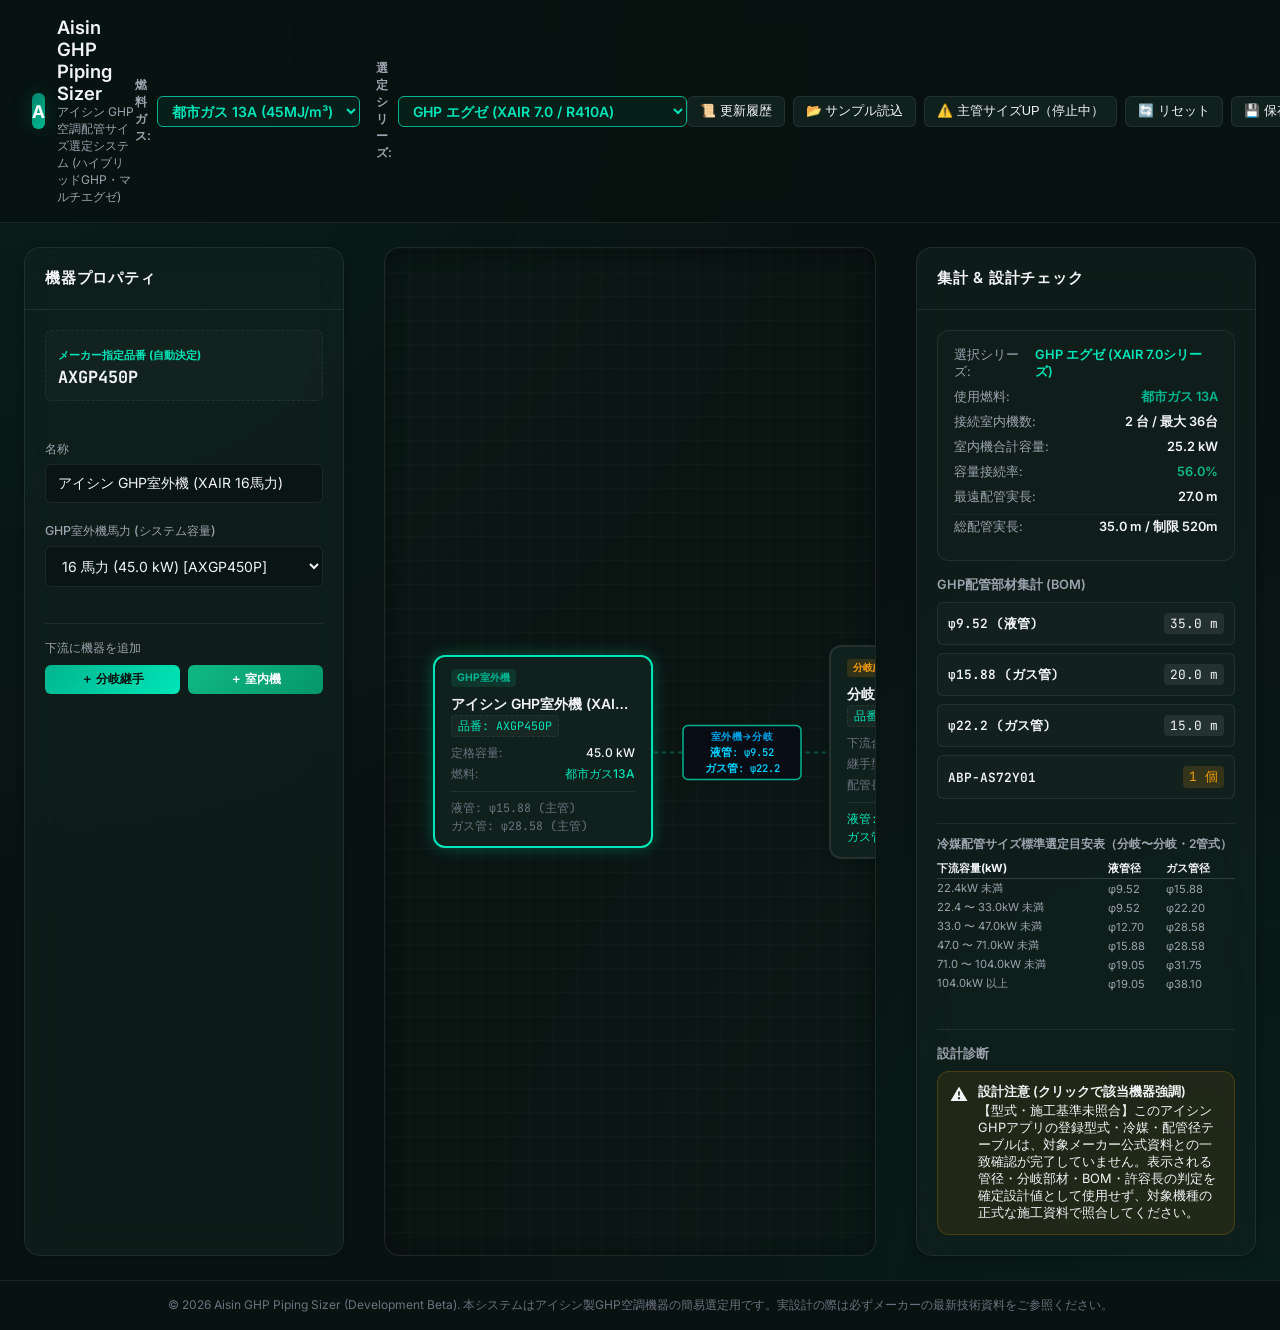
<file: refrigerant-sizer/aisin-ghp-refrigerant-sizer/index.html>
<!DOCTYPE html>
<html lang="ja">
<head>
    <meta charset="UTF-8">
    <meta name="viewport" content="width=device-width, initial-scale=1.0">
    <title>Aisin GHP Piping Sizer - アイシン GHP配管サイズ選定システム</title>
    <meta name="description" content="アイシン製ガスヒートポンプ（GHP）空調システムに対応した冷媒配管サイズ選定・BOM集計シミュレーター。">
    <link rel="stylesheet" href="css/styles.css">
    <style>
        @media print {
            @page {
                size: A4 landscape;
                margin: 8mm;
            }
            body {
                background: #ffffff !important;
                color: #000000 !important;
                font-size: 10pt;
            }
            header, .sidebar:first-of-type, .header-actions, .add-node-bar, #delete-node-btn {
                display: none !important;
            }
            main {
                display: block !important;
                grid-template-columns: 1fr !important;
                gap: 0 !important;
                padding: 0 !important;
                height: auto !important;
                overflow: visible !important;
            }
            .canvas-container {
                border: none !important;
                background: none !important;
                box-shadow: none !important;
                height: auto !important;
                overflow: visible !important;
                padding: 1rem 0 !important;
            }
            .canvas-container::before {
                display: none !important;
            }
            .node-card {
                background: #f8fafc !important;
                border: 2px solid #cbd5e1 !important;
                color: #0f172a !important;
                box-shadow: none !important;
            }
            .type-outdoor { background: #e0f2fe !important; color: #0369a1 !important; }
            .type-branch { background: #fef3c7 !important; color: #b45309 !important; }
            .type-indoor { background: #dcfce7 !important; color: #15803d !important; }
            .sidebar:last-of-type {
                border: none !important;
                background: none !important;
                box-shadow: none !important;
                margin-top: 2cm !important;
                height: auto !important;
                overflow: visible !important;
            }
            .pipe-summary-item {
                background: #f8fafc !important;
                border: 1px solid #e2e8f0 !important;
                color: #0f172a !important;
            }
            .pipe-length-badge {
                background: #e2e8f0 !important;
                color: #0f172a !important;
            }
            /* 設計上の警告は印刷物にも必ず残す */
            #warning-panel, #warning-panel .alert-card {
                display: block !important;
                visibility: visible !important;
                color: #7f1d1d !important;
                background: #fff7ed !important;
                border: 1px solid #9a3412 !important;
                break-inside: avoid;
                page-break-inside: avoid;
            }
            #warning-panel .alert-desc {
                color: #7f1d1d !important;
            }
            .pipe-label-bg {
                fill: #ffffff !important;
                stroke: #0284c7 !important;
            }
            .pipe-label-text {
                fill: #0f172a !important;
                font-weight: 700 !important;
            }
        }
    </style>
</head>
<body>

    <!-- Header Section -->
    <header>
        <div class="logo-container">
            <div class="logo-badge" style="background: linear-gradient(135deg, #00876c, #00b48f);">A</div>
            <div class="logo-text">
                <h1>Aisin GHP Piping Sizer</h1>
                <p>アイシン GHP空調配管サイズ選定システム (ハイブリッドGHP・マルチエグゼ)</p>
            </div>
        </div>
        
        <!-- Target series & Gas type selector dropdown -->
        <div style="display:flex; align-items:center; gap:16px;">
            <div style="display:flex; align-items:center; gap:6px;">
                <label for="gas-type-select" style="font-size:0.775rem; font-weight:600; color:var(--text-secondary);">燃料ガス:</label>
                <select id="gas-type-select" class="form-select" style="padding:5px 10px; font-weight:600; border-color:var(--color-primary); color:var(--color-secondary); background:rgba(0,180,143,0.08); cursor:pointer;">
                    <option value="city_gas_13a">都市ガス 13A (45MJ/m³)</option>
                    <option value="lpg">LPガス (プロパン)</option>
                </select>
            </div>
            <div style="display:flex; align-items:center; gap:6px;">
                <label for="series-select" style="font-size:0.775rem; font-weight:600; color:var(--text-secondary);">選定シリーズ:</label>
                <select id="series-select" class="form-select" style="padding:5px 10px; font-weight:600; border-color:var(--color-primary); color:var(--color-secondary); background:rgba(0,180,143,0.08); cursor:pointer;">
                    <option value="aisin_ghp_xair">GHP エグゼ (XAIR 7.0 / R410A)</option>
                    <option value="aisin_ghp_heat_recovery">GHP エグゼ 冷暖同時 (HR仕様・3管式)</option>
                    <option value="aisin_ghp_standard">GHP 標準マルチシリーズ</option>
                    <option value="aisin_ghp_hybrid">ハイブリッドGHP (スマートマルチ)</option>
                </select>
            </div>
        </div>

        <div class="header-actions">
            <button class="btn" id="btn-history" title="仕様や品番の変更履歴を確認します">
                <span>📜 更新履歴</span>
            </button>
            <button class="btn" id="btn-load-sample" title="標準的な系統サンプルを読み込みます">
                <span>📂 サンプル読込</span>
            </button>
            <button class="btn" id="btn-force-sizeup" disabled aria-disabled="true" title="安全対策のため一時停止中です。現在は配管径に反映されません。公式条件・対象区間・BOM連携の検証完了後に再実装します">
                <span>⚠️ 主管サイズUP（停止中）</span>
            </button>
            <button class="btn" id="btn-reset" title="系統図を初期状態にリセットします">
                <span>🔄 リセット</span>
            </button>
            <button class="btn" id="btn-export" title="現在の設計データをJSONファイルとして保存します">
                <span>💾 保存</span>
            </button>
            <button class="btn" id="btn-import" title="保存したJSONファイルを読み込んで復元します">
                <span>📤 読込</span>
            </button>
            <button class="btn btn-primary" id="btn-print" title="印刷またはPDFとして出力します">
                <span>🖨️ PDF/印刷出力</span>
            </button>
        </div>
    </header>

    <!-- Main Workspace -->
    <main>
        <!-- Left Sidebar: Property Editor -->
        <aside class="sidebar">
            <div class="sidebar-header">
                <h2>機器プロパティ</h2>
            </div>
            <div class="sidebar-content" id="property-editor">
                <div style="color: var(--text-muted); font-size: 0.85rem; text-align: center; margin-top: 2rem;">
                    系統図内の機器をクリックして、プロパティを編集します。
                </div>
            </div>
        </aside>

        <!-- Center: Interactive Horizontal Tree Canvas -->
        <section class="canvas-container" id="tree-canvas">
            <svg id="connection-svg" class="connection-svg"></svg>
            <!-- Dynamic tree injected here -->
        </section>

        <!-- Right Sidebar: BOM & Diagnostics -->
        <aside class="sidebar">
            <div class="sidebar-header">
                <h2>集計 & 設計チェック</h2>
            </div>
            <div class="sidebar-content">
                <div id="totals-panel"></div>
                <div style="margin-top: 1rem; border-top: 1px solid var(--border-color); padding-top: 1rem;">
                    <div style="font-size:0.8rem; font-weight:600; text-transform:uppercase; color:var(--text-secondary); margin-bottom:8px;">設計診断</div>
                    <div id="warning-panel"></div>
                </div>
            </div>
        </aside>
    </main>

    <!-- Footer -->
    <footer>
        <p>&copy; 2026 Aisin GHP Piping Sizer (Development Beta). 本システムはアイシン製GHP空調機器の簡易選定用です。実設計の際は必ずメーカーの最新技術資料をご参照ください。</p>
    </footer>

    <!-- 更新履歴モーダル -->
    <div class="modal-overlay" id="history-modal-overlay">
        <div class="modal-window" style="max-width: 660px; width: 94%;">
            <div class="modal-header">
                <span class="modal-title">📜 仕様・品番 更新履歴 (アイシン GHP)</span>
                <button class="modal-close" id="history-modal-close" aria-label="閉じる">×</button>
            </div>
            <div class="modal-body" style="max-height: 65vh; overflow-y: auto; padding: 1.5rem;">
                <div id="history-check-status" style="font-size:0.78rem; color:var(--text-secondary); margin-bottom:1rem; padding:8px 12px; background:rgba(0,180,143,0.06); border-radius:var(--radius-sm); border:1px solid rgba(0,180,143,0.12);"></div>
                <div id="history-list-container"></div>
            </div>
            <div class="modal-footer" style="justify-content: space-between; align-items: center;">
                <button class="btn" id="btn-force-spec-check" title="今すぐ最新仕様をチェックします" style="font-size:0.8rem;">🔍 今すぐチェック</button>
                <button class="btn btn-primary" id="history-modal-ok">閉じる</button>
            </div>
        </div>
    </div>

    <!-- App Engine and Controller Scripts -->
    <script src="js/engine.js"></script>
    <script src="js/ui.js"></script>
    <script src="js/app.js"></script>
</body>
</html>
</file>
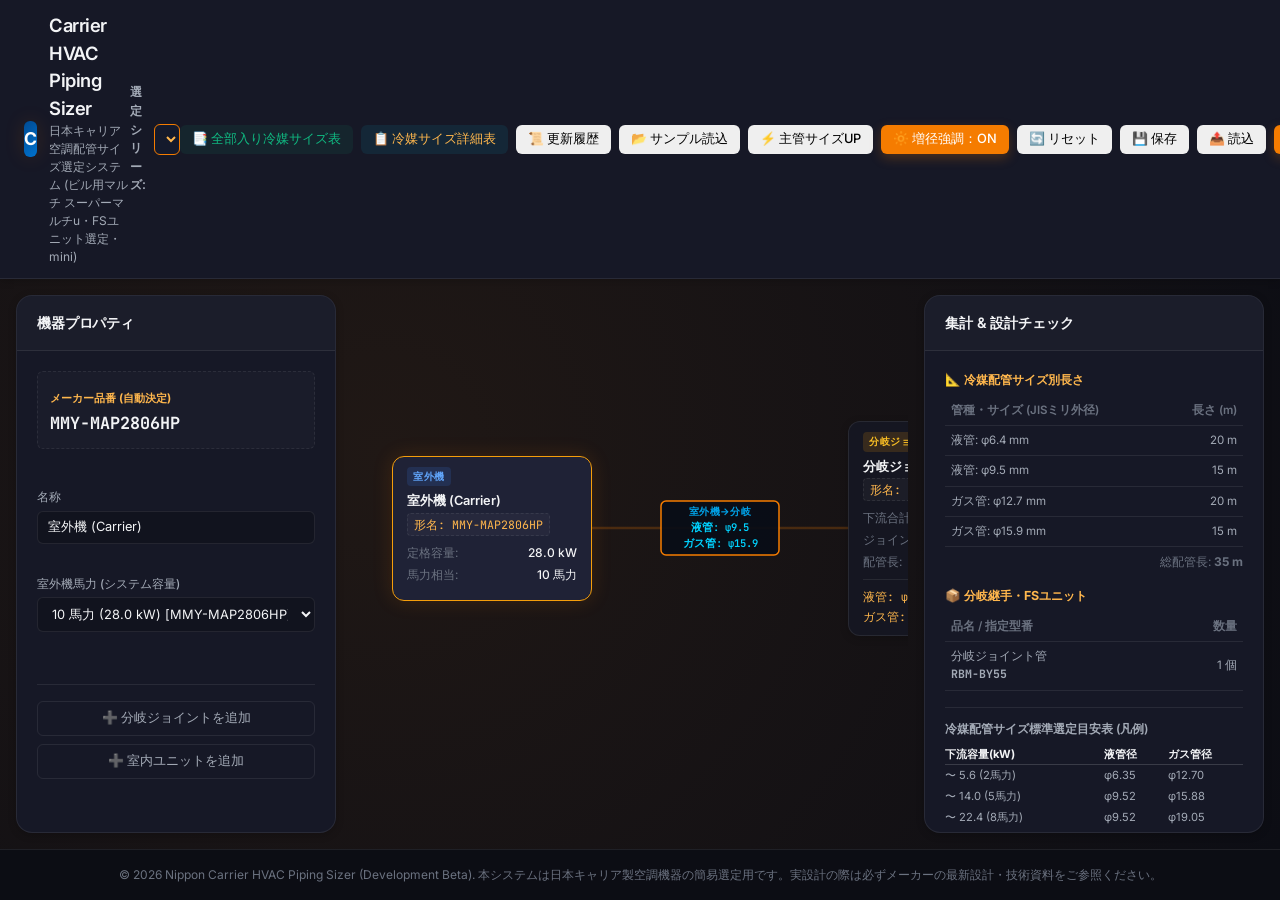
<file: refrigerant-sizer/carrier-refrigerant-sizer/index.html>
<!DOCTYPE html>
<html lang="ja">
<head>
    <meta charset="UTF-8">
    <meta name="viewport" content="width=device-width, initial-scale=1.0">
    <title>Carrier HVAC Piping Sizer - 日本キャリア 配管選定</title>
    <!-- CSS Link -->
    <link rel="stylesheet" href="css/styles.css">
    <!-- Google Fonts -->
    <link rel="preconnect" href="https://fonts.googleapis.com">
    <link rel="preconnect" href="https://fonts.gstatic.com" crossorigin>
    <style>
        @media print {
            @page {
                size: A4 landscape;
                margin: 8mm;
            }
            body {
                background: #ffffff !important;
                color: #000000 !important;
                font-size: 10pt;
            }
            header, .sidebar:first-of-type, .header-actions, .add-node-bar, #delete-node-btn {
                display: none !important;
            }
            main {
                display: block !important;
                grid-template-columns: 1fr !important;
                gap: 0 !important;
                padding: 0 !important;
                height: auto !important;
                overflow: visible !important;
            }
            .canvas-container {
                border: none !important;
                background: none !important;
                box-shadow: none !important;
                height: auto !important;
                overflow: visible !important;
                padding: 1rem 0 !important;
            }
            .canvas-container::before {
                display: none !important;
            }
            .node-card {
                background: #f8fafc !important;
                border: 2px solid #cbd5e1 !important;
                color: #0f172a !important;
                box-shadow: none !important;
            }
            .type-outdoor { background: #e0f2fe !important; color: #0369a1 !important; }
            .type-branch { background: #fef3c7 !important; color: #b45309 !important; }
            .type-indoor { background: #dcfce7 !important; color: #15803d !important; }
            .sidebar:last-of-type {
                border: none !important;
                background: none !important;
                box-shadow: none !important;
                margin-top: 2cm !important;
                height: auto !important;
                overflow: visible !important;
            }
            .pipe-summary-item {
                background: #f8fafc !important;
                border: 1px solid #e2e8f0 !important;
                color: #0f172a !important;
            }
            .pipe-length-badge {
                background: #e2e8f0 !important;
                color: #0f172a !important;
            }
            .warning-panel {
                display: none !important;
            }
            .pipe-label-bg {
                fill: #ffffff !important;
                stroke: #0284c7 !important;
            }
            .pipe-label-text {
                fill: #0f172a !important;
                font-weight: 700 !important;
            }
        }
    </style>
</head>
<body>
    <!-- Header -->
    <header>
        <div class="logo-container">
            <div class="logo-badge" style="background: linear-gradient(135deg, #004b93, #0072ce);">C</div>
            <div class="logo-text">
                <h1>Carrier HVAC Piping Sizer</h1>
                <p>日本キャリア 空調配管サイズ選定システム (ビル用マルチ スーパーマルチu・FSユニット選定・mini)</p>
            </div>
        </div>
        
        <div style="display:flex; align-items:center; gap:8px;">
            <label for="series-select" style="font-size:0.775rem; font-weight:600; color:var(--text-secondary);">選定シリーズ:</label>
            <select id="series-select" class="form-select" style="padding:6px 12px; font-weight:600; border-color:var(--color-primary); color:var(--color-secondary); background:rgba(0,75,147,0.06); cursor:pointer;">
                <option value="super_multi_u_y">スーパーマルチuシリーズ (冷暖切換)</option>
                <option value="super_multi_u_r">スーパーマルチuシリーズ (冷暖同時 3管式)</option>
                <option value="super_multi_mini">スーパーマルチminiシリーズ</option>
            </select>
        </div>

        <div class="header-actions">
            <button class="btn" id="btn-master-pipesize" style="border-color:#10b981; color:#10b981; background:rgba(16,185,129,0.08);" title="冷暖切替・冷暖同時(3管式)の全条件を網羅した全部入り冷媒サイズマスター表を表示します">
                <span>📑 全部入り冷媒サイズ表</span>
            </button>
            <button class="btn" id="btn-show-pipesize" style="border-color:var(--color-primary); color:var(--color-secondary); background:rgba(0,210,255,0.08);" title="道中を含むすべての冷媒配管サイズ表を表示します">
                <span>📋 冷媒サイズ詳細表</span>
            </button>
            <button class="btn" id="btn-history" title="仕様や品番の変更履歴を確認します">
                <span>📜 更新履歴</span>
            </button>
            <button class="btn" id="btn-load-sample" title="標準的な系統サンプルを読み込みます">
                <span>📂 サンプル読込</span>
            </button>
            <button class="btn" id="btn-force-sizeup" title="最遠配管実長に関わらず、主管サイズアップを強制適用します">
                <span>⚡ 主管サイズUP</span>
            </button>
            <button class="btn" id="btn-sizeup-highlight" title="手動サイズアップで増径した配管の強調表示を切り替えます"><span>🔆 増径強調：ON</span></button>
            <button class="btn" id="btn-reset" title="系統図を初期状態にリセットします">
                <span>🔄 リセット</span>
            </button>
            <button class="btn" id="btn-export" title="現在の設計データをJSONファイルとして保存します">
                <span>💾 保存</span>
            </button>
            <button class="btn" id="btn-import" title="保存したJSONファイルを読み込んで復元します">
                <span>📤 読込</span>
            </button>
            <button class="btn btn-primary" id="btn-print" title="印刷またはPDFとして出力します">
                <span>🖨️ PDF/印刷出力</span>
            </button>
        </div>
    </header>

    <!-- Main Workspace (ダイキンと完全同一の3カラムレイアウト) -->
    <main>
        <!-- Left Sidebar: Property Editor & Config -->
        <aside class="sidebar">
            <div class="sidebar-header">
                <h2>機器プロパティ</h2>
            </div>
            <div class="sidebar-content" id="property-editor">
                <!-- Dynamic injected by ui.js -->
                <div style="color: var(--text-muted); font-size: 0.85rem; text-align: center; margin-top: 2rem;">
                    系統図内の機器をクリックして、プロパティを編集します。
                </div>
            </div>
        </aside>

        <!-- Center: Interactive Tree Diagram Canvas -->
        <section class="canvas-container" id="tree-canvas">
            <svg id="connection-svg" class="connection-svg"></svg>
            <!-- Dynamic tree gets injected here -->
        </section>

        <!-- Right Sidebar: Diagnostics & BOM Summary -->
        <aside class="sidebar">
            <div class="sidebar-header">
                <h2>集計 & 設計チェック</h2>
            </div>
            <div class="sidebar-content">
                <!-- Real-time calculation summary -->
                <div id="totals-panel">
                    <!-- Dynamic injected by ui.js -->
                </div>
                
                <!-- Active design validation feedback -->
                <div style="margin-top: 1rem; border-top: 1px solid var(--border-color); padding-top: 1rem;">
                    <div style="font-size:0.8rem; font-weight:600; text-transform:uppercase; color:var(--text-secondary); margin-bottom:8px;">設計診断</div>
                    <div id="warning-panel">
                        <!-- Dynamic injected by ui.js -->
                    </div>
                </div>
            </div>
        </aside>
    </main>

    <!-- Footer -->
    <footer>
        <p>&copy; 2026 Nippon Carrier HVAC Piping Sizer (Development Beta). 本システムは日本キャリア製空調機器の簡易選定用です。実設計の際は必ずメーカーの最新設計・技術資料をご参照ください。</p>
    </footer>

    <!-- 更新履歴モーダル -->
    <div class="modal-overlay" id="history-modal-overlay">
        <div class="modal-window" style="max-width: 660px; width: 94%;">
            <div class="modal-header">
                <span class="modal-title">📜 仕様・品番 更新履歴 (日本キャリア)</span>
                <button class="modal-close" id="history-modal-close" aria-label="閉じる">×</button>
            </div>
            <div class="modal-body" style="max-height: 65vh; overflow-y: auto; padding: 1.5rem;">
                <div id="history-check-status" style="font-size:0.78rem; color:var(--text-secondary); margin-bottom:1rem; padding:8px 12px; background:rgba(0,162,232,0.06); border-radius:var(--radius-sm); border:1px solid rgba(0,162,232,0.12);"></div>
                <div id="history-list-container">
                    <!-- Dynamic injected by ui.js -->
                </div>
            </div>
            <div class="modal-footer" style="justify-content: space-between; align-items: center;">
                <button class="btn" id="btn-force-spec-check" title="今すぐ最新仕様をチェックします" style="font-size:0.8rem;">🔍 今すぐチェック</button>
                <button class="btn btn-primary" id="history-modal-ok">閉じる</button>
            </div>
        </div>
    </div>

    <!-- ④ 設計診断エラー・警告 対処方法提案モーダル -->
    <div class="modal-overlay" id="fix-modal-overlay">
        <div class="modal-window" style="max-width: 580px; width: 92%;">
            <div class="modal-header" style="border-bottom: 1px solid rgba(239, 68, 68, 0.3); background: rgba(239, 68, 68, 0.06);">
                <span class="modal-title" style="color: var(--color-danger); font-weight:700;">⚠️ 設計診断・推奨対処案の適用</span>
                <button class="modal-close" id="fix-modal-close" aria-label="閉じる">×</button>
            </div>
            <div class="modal-body" style="padding: 1.25rem;">
                <div id="fix-modal-error-text" style="font-size:0.875rem; color:var(--text-primary); font-weight:600; padding:10px 14px; background:rgba(239,68,68,0.1); border-left:4px solid var(--color-danger); border-radius:4px; margin-bottom:12px;"></div>
                <div style="font-size:0.8rem; color:var(--text-secondary); margin-bottom:6px;">【システム提示の最適対処方法】</div>
                <div id="fix-modal-suggestion-text" style="font-size:0.85rem; color:var(--color-secondary); font-weight:500; padding:12px; background:rgba(0,210,255,0.06); border:1px solid rgba(0,210,255,0.2); border-radius:var(--radius-sm); line-height:1.5;"></div>
                <div style="font-size:0.75rem; color:var(--text-muted); margin-top:10px;">「OK (対処方法を反映)」を選択すると、上記の変更が系統設計・配管選定へ即座に反映されます。</div>
            </div>
            <div class="modal-footer" style="gap:10px;">
                <button class="btn" id="fix-modal-cancel">キャンセル</button>
                <button class="btn btn-primary" id="fix-modal-ok" style="background:linear-gradient(135deg, var(--color-success), #059669); color:white;">OK (対処方法を反映)</button>
            </div>
        </div>
    </div>

    <!-- ⑤ 全区間冷媒サイズ詳細表 モーダル -->
    <div class="modal-overlay" id="pipesize-modal-overlay">
        <div class="modal-window" style="max-width: 820px; width: 95%;">
            <div class="modal-header">
                <span class="modal-title">📋 システム全区間 冷媒配管サイズ詳細表</span>
                <button class="modal-close" id="pipesize-modal-close" aria-label="閉じる">×</button>
            </div>
            <div class="modal-body" style="max-height: 70vh; overflow-y: auto; padding: 1.25rem;">
                <div style="display:flex; justify-content:space-between; align-items:center; background:rgba(0,162,232,0.08); padding:10px 16px; border-radius:var(--radius-md); border:1px solid rgba(0,162,232,0.2); margin-bottom:12px;">
                    <div>
                        <div style="font-size:0.875rem; font-weight:700; color:var(--text-primary);">主配管 (主管) サイズアップ設定</div>
                        <div style="font-size:0.75rem; color:var(--text-secondary);">最遠長90m以上または手動設定時の主管1サイズUPの有効/無効を切り替えます</div>
                    </div>
                    <div class="toggle-switch-container">
                        <span style="font-size:0.775rem; font-weight:600;" id="sizeup-toggle-label">標準サイズ</span>
                        <label class="switch">
                            <input type="checkbox" id="pipesize-modal-sizeup-toggle">
                            <span class="slider"></span>
                        </label>
                    </div>
                </div>
                <div id="pipesize-table-container"></div>
            </div>
            <div class="modal-footer">
                <button class="btn btn-primary" id="pipesize-modal-ok">閉じる</button>
            </div>
        </div>
    </div>

    <!-- ⑥ 全部入り冷媒サイズマスター表 (全パターン網羅) モーダル -->
    <div class="modal-overlay" id="master-pipesize-modal-overlay">
        <div class="modal-window" style="max-width: 1100px; width: 96%;">
            <div class="modal-header" style="background: linear-gradient(135deg, rgba(16, 185, 129, 0.1), rgba(6, 95, 70, 0.05)); border-bottom: 1px solid rgba(16, 185, 129, 0.25);">
                <div style="display:flex; align-items:center; gap:10px;">
                    <span style="font-size:1.4rem;">📑</span>
                    <div>
                        <span class="modal-title" style="color:#10b981; font-weight:700;">全部入り 冷媒配管サイズ表 (全パターン網羅一覧)</span>
                        <div style="font-size:0.75rem; color:var(--text-secondary); margin-top:2px;">日本キャリア技術資料・カタログ冷媒配管接続要領との一致確認が完了していない全系統共通マスターテーブル【型式・施工基準未照合】</div>
                    </div>
                </div>
                <button class="modal-close" id="master-pipesize-modal-close" aria-label="閉じる">×</button>
            </div>
            <div class="modal-body" style="max-height: 75vh; overflow-y: auto; padding: 1.25rem;">
                <!-- タブ切り替えボタン -->
                <div style="display:flex; gap:8px; margin-bottom:1rem; border-bottom:1px solid var(--border-color); padding-bottom:8px;" id="master-table-tabs">
                    <button class="btn active-tab" id="tab-master-switch" style="font-weight:700; padding:6px 16px; border-radius:var(--radius-sm); border:1px solid #10b981; background:rgba(16,185,129,0.15); color:#10b981;">
                        冷暖切替 (2管式)
                    </button>
                    <button class="btn" id="tab-master-free" style="font-weight:700; padding:6px 16px; border-radius:var(--radius-sm); border:1px solid var(--border-color); background:rgba(255,255,255,0.03); color:var(--text-secondary);">
                        冷暖同時 (3管式)
                    </button>
                </div>
                <!-- テーブルコンテナ -->
                <div id="master-pipesize-table-container">
                    <!-- Dynamic injected by ui.js -->
                </div>
            </div>
            <div class="modal-footer" style="justify-content: flex-end;">
                <button class="btn btn-primary" id="master-pipesize-modal-ok">閉じる</button>
            </div>
        </div>
    </div>

    <!-- App Engine and Controller Scripts -->
    <script src="js/engine.js"></script>
    <script src="js/ui.js"></script>
    <script src="js/app.js"></script>
</body>
</html>
</file>
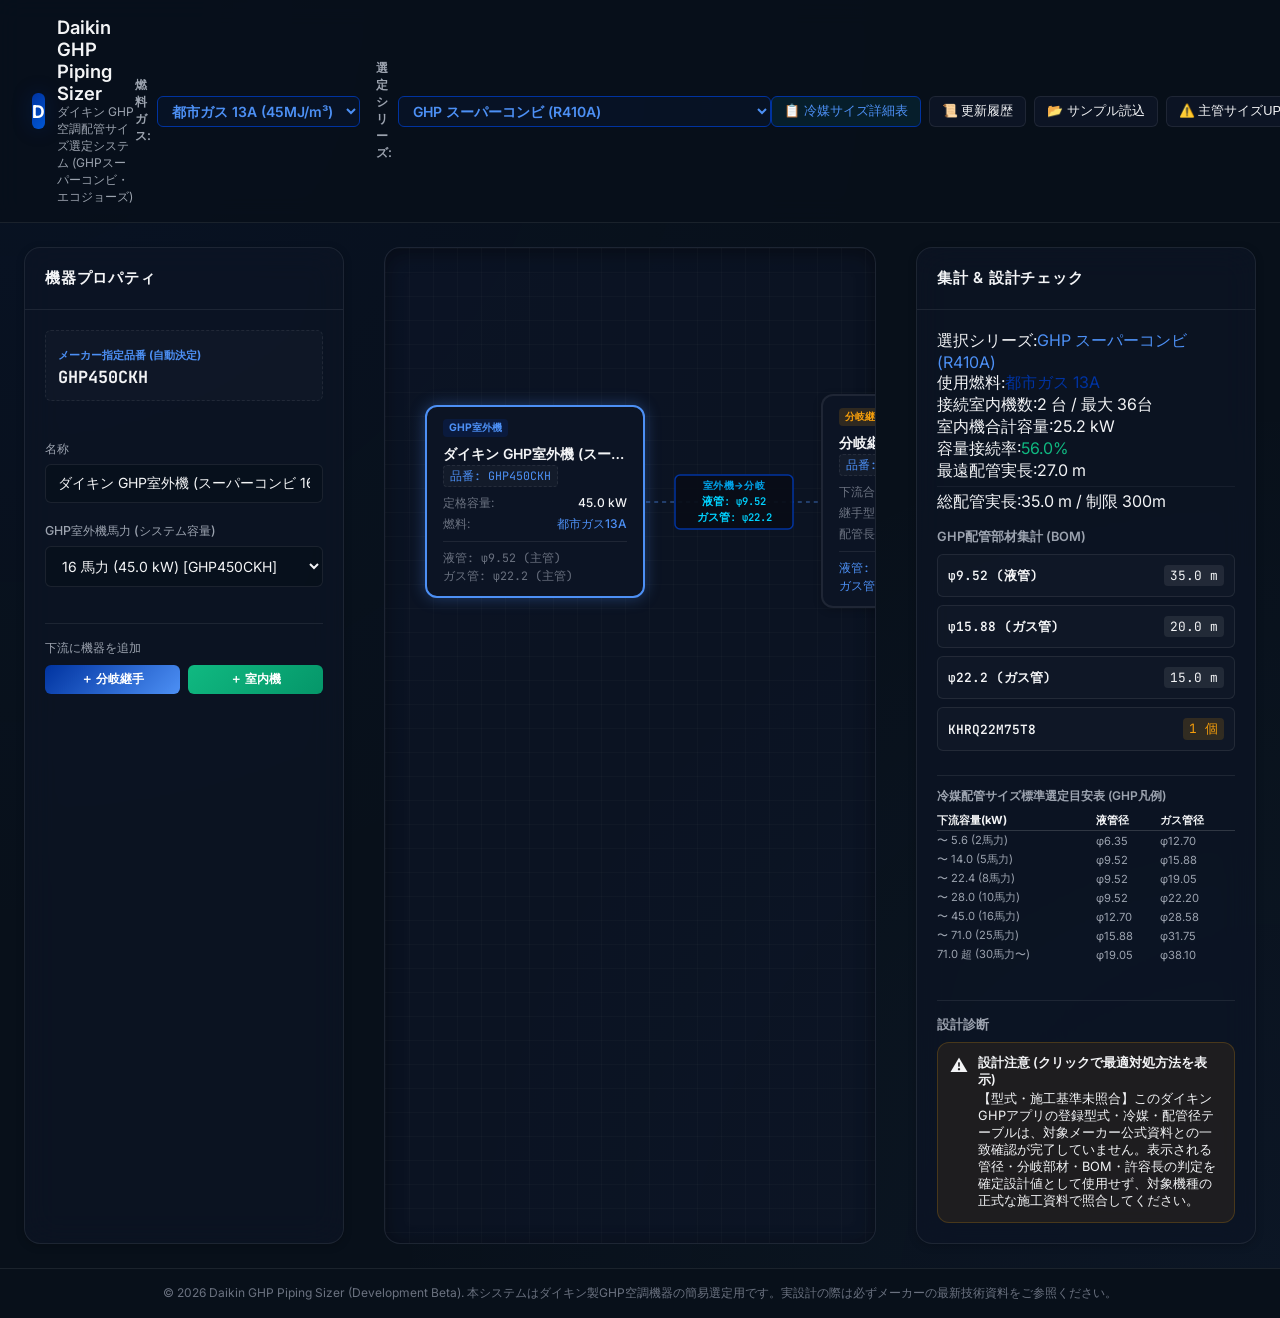
<file: refrigerant-sizer/daikin-ghp-refrigerant-sizer/index.html>
<!DOCTYPE html>
<html lang="ja">
<head>
    <meta charset="UTF-8">
    <meta name="viewport" content="width=device-width, initial-scale=1.0">
    <title>Daikin GHP Piping Sizer - ダイキン GHP配管サイズ選定システム</title>
    <meta name="description" content="ダイキン製ガスヒートポンプ（GHP）空調システムに対応した冷媒配管サイズ選定・BOM集計シミュレーター。">
    <link rel="stylesheet" href="css/styles.css">
    <style>
        @media print {
            @page {
                size: A4 landscape;
                margin: 8mm;
            }
            body {
                background: #ffffff !important;
                color: #000000 !important;
                font-size: 10pt;
            }
            header, .sidebar:first-of-type, .header-actions, .add-node-bar, #delete-node-btn {
                display: none !important;
            }
            main {
                display: block !important;
                grid-template-columns: 1fr !important;
                gap: 0 !important;
                padding: 0 !important;
                height: auto !important;
                overflow: visible !important;
            }
            .canvas-container {
                border: none !important;
                background: none !important;
                box-shadow: none !important;
                height: auto !important;
                overflow: visible !important;
                padding: 1rem 0 !important;
            }
            .canvas-container::before {
                display: none !important;
            }
            .node-card {
                background: #f8fafc !important;
                border: 2px solid #cbd5e1 !important;
                color: #0f172a !important;
                box-shadow: none !important;
            }
            .type-outdoor { background: #e0f2fe !important; color: #0369a1 !important; }
            .type-branch { background: #fef3c7 !important; color: #b45309 !important; }
            .type-indoor { background: #dcfce7 !important; color: #15803d !important; }
            .sidebar:last-of-type {
                border: none !important;
                background: none !important;
                box-shadow: none !important;
                margin-top: 2cm !important;
                height: auto !important;
                overflow: visible !important;
            }
            .pipe-summary-item {
                background: #f8fafc !important;
                border: 1px solid #e2e8f0 !important;
                color: #0f172a !important;
            }
            .pipe-length-badge {
                background: #e2e8f0 !important;
                color: #0f172a !important;
            }
            /* 未照合・設計上の警告を印刷物にも残す */
            #warning-panel, #warning-panel .alert-card {
                display: block !important;
                visibility: visible !important;
                color: #7f1d1d !important;
                background: #fff7ed !important;
                border: 1px solid #9a3412 !important;
                break-inside: avoid;
                page-break-inside: avoid;
            }
            #warning-panel .alert-desc {
                color: #7f1d1d !important;
            }
            .pipe-label-bg {
                fill: #ffffff !important;
                stroke: #0284c7 !important;
            }
            .pipe-label-text {
                fill: #0f172a !important;
                font-weight: 700 !important;
            }
        }
    </style>
</head>
<body>

    <!-- Header Section -->
    <header>
        <div class="logo-container">
            <div class="logo-badge" style="background: linear-gradient(135deg, #0033a0, #0057d4);">D</div>
            <div class="logo-text">
                <h1>Daikin GHP Piping Sizer</h1>
                <p>ダイキン GHP空調配管サイズ選定システム (GHPスーパーコンビ・エコジョーズ)</p>
            </div>
        </div>
        
        <!-- Target series & Gas type selector dropdown -->
        <div style="display:flex; align-items:center; gap:16px;">
            <div style="display:flex; align-items:center; gap:6px;">
                <label for="gas-type-select" style="font-size:0.775rem; font-weight:600; color:var(--text-secondary);">燃料ガス:</label>
                <select id="gas-type-select" class="form-select" style="padding:5px 10px; font-weight:600; border-color:var(--color-primary); color:var(--color-secondary); background:rgba(0,51,160,0.08); cursor:pointer;">
                    <option value="city_gas_13a">都市ガス 13A (45MJ/m³)</option>
                    <option value="lpg">LPガス (プロパン)</option>
                </select>
            </div>
            <div style="display:flex; align-items:center; gap:6px;">
                <label for="series-select" style="font-size:0.775rem; font-weight:600; color:var(--text-secondary);">選定シリーズ:</label>
                <select id="series-select" class="form-select" style="padding:5px 10px; font-weight:600; border-color:var(--color-primary); color:var(--color-secondary); background:rgba(0,51,160,0.08); cursor:pointer;">
                    <option value="daikin_ghp_super_combi">GHP スーパーコンビ (R410A)</option>
                    <option value="daikin_ghp_hr">GHP スーパーコンビ 冷暖同時 (HRシリーズ・3管式)</option>
                    <option value="daikin_ghp_standard">GHP 標準マルチ (Uシリーズ)</option>
                    <option value="daikin_ghp_cold">GHP 寒冷地対応マルチ (Kシリーズ)</option>
                    <option value="daikin_ghp_chiller">GHP チラー (温水発生型・工場/施設用)</option>
                </select>
            </div>
        </div>

        <div class="header-actions">
            <button class="btn" id="btn-show-pipesize" style="border-color:var(--color-primary); color:var(--color-secondary); background:rgba(0,210,255,0.08);" title="道中を含むすべての冷媒配管サイズ表を表示します">
                <span>📋 冷媒サイズ詳細表</span>
            </button>
            <button class="btn" id="btn-history" title="仕様や品番の変更履歴を確認します">
                <span>📜 更新履歴</span>
            </button>
            <button class="btn" id="btn-load-sample" title="標準的な系統サンプルを読み込みます">
                <span>📂 サンプル読込</span>
            </button>
            <button class="btn" id="btn-force-sizeup" disabled aria-disabled="true" title="安全対策のため一時停止中です。現在は配管径に反映されません。公式条件・対象区間・BOM連携の検証完了後に再実装します">
                <span>⚠️ 主管サイズUP（停止中）</span>
            </button>
            <button class="btn" id="btn-reset" title="系統図を初期状態にリセットします">
                <span>🔄 リセット</span>
            </button>
            <button class="btn" id="btn-export" title="現在の設計データをJSONファイルとして保存します">
                <span>💾 保存</span>
            </button>
            <button class="btn" id="btn-import" title="保存したJSONファイルを読み込んで復元します">
                <span>📤 読込</span>
            </button>
            <button class="btn btn-primary" id="btn-print" title="印刷またはPDFとして出力します">
                <span>🖨️ PDF/印刷出力</span>
            </button>
        </div>
    </header>

    <!-- Main Workspace -->
    <main>
        <!-- Left Sidebar: Property Editor -->
        <aside class="sidebar">
            <div class="sidebar-header">
                <h2>機器プロパティ</h2>
            </div>
            <div class="sidebar-content" id="property-editor">
                <div style="color: var(--text-muted); font-size: 0.85rem; text-align: center; margin-top: 2rem;">
                    系統図内の機器をクリックして、プロパティを編集します。
                </div>
            </div>
        </aside>

        <!-- Center: Interactive Horizontal Tree Canvas -->
        <section class="canvas-container" id="tree-canvas">
            <svg id="connection-svg" class="connection-svg"></svg>
            <!-- Dynamic tree injected here -->
        </section>

        <!-- Right Sidebar: BOM & Diagnostics -->
        <aside class="sidebar">
            <div class="sidebar-header">
                <h2>集計 &amp; 設計チェック</h2>
            </div>
            <div class="sidebar-content">
                <div id="totals-panel"></div>
                <div style="margin-top: 1rem; border-top: 1px solid var(--border-color); padding-top: 1rem;">
                    <div style="font-size:0.8rem; font-weight:600; text-transform:uppercase; color:var(--text-secondary); margin-bottom:8px;">設計診断</div>
                    <div id="warning-panel"></div>
                </div>
            </div>
        </aside>
    </main>

    <!-- Footer -->
    <footer>
        <p>&copy; 2026 Daikin GHP Piping Sizer (Development Beta). 本システムはダイキン製GHP空調機器の簡易選定用です。実設計の際は必ずメーカーの最新技術資料をご参照ください。</p>
    </footer>

    <!-- 更新履歴モーダル -->
    <div class="modal-overlay" id="history-modal-overlay">
        <div class="modal-window" style="max-width: 660px; width: 94%;">
            <div class="modal-header">
                <span class="modal-title">📜 仕様・品番 更新履歴 (ダイキン GHP)</span>
                <button class="modal-close" id="history-modal-close" aria-label="閉じる">×</button>
            </div>
            <div class="modal-body" style="max-height: 65vh; overflow-y: auto; padding: 1.5rem;">
                <div id="history-check-status" style="font-size:0.78rem; color:var(--text-secondary); margin-bottom:1rem; padding:8px 12px; background:rgba(0,51,160,0.06); border-radius:var(--radius-sm); border:1px solid rgba(0,51,160,0.12);"></div>
                <div id="history-list-container"></div>
            </div>
            <div class="modal-footer" style="justify-content: space-between; align-items: center;">
                <button class="btn" id="btn-force-spec-check" title="今すぐ最新仕様をチェックします" style="font-size:0.8rem;">🔍 今すぐチェック</button>
                <button class="btn btn-primary" id="history-modal-ok">閉じる</button>
            </div>
        </div>
    </div>

    <!-- ④ 設計診断エラー・警告 対処方法提案モーダル -->
    <div class="modal-overlay" id="fix-modal-overlay">
        <div class="modal-window" style="max-width: 580px; width: 92%;">
            <div class="modal-header" style="border-bottom: 1px solid rgba(239, 68, 68, 0.3); background: rgba(239, 68, 68, 0.06);">
                <span class="modal-title" style="color: var(--color-danger); font-weight:700;">⚠️ 設計診断・推奨対処案の適用</span>
                <button class="modal-close" id="fix-modal-close" aria-label="閉じる">×</button>
            </div>
            <div class="modal-body" style="padding: 1.25rem;">
                <div id="fix-modal-error-text" style="font-size:0.875rem; color:var(--text-primary); font-weight:600; padding:10px 14px; background:rgba(239,68,68,0.1); border-left:4px solid var(--color-danger); border-radius:4px; margin-bottom:12px;"></div>
                <div style="font-size:0.8rem; color:var(--text-secondary); margin-bottom:6px;">【システム提示の最適対処方法】</div>
                <div id="fix-modal-suggestion-text" style="font-size:0.85rem; color:var(--color-secondary); font-weight:500; padding:12px; background:rgba(0,210,255,0.06); border:1px solid rgba(0,210,255,0.2); border-radius:var(--radius-sm); line-height:1.5;"></div>
                <div style="font-size:0.75rem; color:var(--text-muted); margin-top:10px;">「OK (対処方法を反映)」を選択すると、上記の変更が系統設計・配管選定へ即座に反映されます。</div>
            </div>
            <div class="modal-footer" style="gap:10px;">
                <button class="btn" id="fix-modal-cancel">キャンセル</button>
                <button class="btn btn-primary" id="fix-modal-ok" style="background:linear-gradient(135deg, var(--color-success), #059669); color:white;">OK (対処方法を反映)</button>
            </div>
        </div>
    </div>

    <!-- ⑤ 全区間冷媒サイズ詳細表 モーダル -->
    <div class="modal-overlay" id="pipesize-modal-overlay">
        <div class="modal-window" style="max-width: 820px; width: 95%;">
            <div class="modal-header">
                <span class="modal-title">📋 システム全区間 冷媒配管サイズ詳細表</span>
                <button class="modal-close" id="pipesize-modal-close" aria-label="閉じる">×</button>
            </div>
            <div class="modal-body" style="max-height: 70vh; overflow-y: auto; padding: 1.25rem;">
                <div style="display:flex; justify-content:space-between; align-items:center; background:rgba(0,162,232,0.08); padding:10px 16px; border-radius:var(--radius-md); border:1px solid rgba(0,162,232,0.2); margin-bottom:12px;">
                    <div>
                        <div style="font-size:0.875rem; font-weight:700; color:var(--text-primary);">主配管 (主管) サイズアップ設定</div>
                        <div style="font-size:0.75rem; color:var(--text-secondary);">安全対策のためサイズアップは一時停止中です。切替操作をしても配管径・BOMには反映されません。メーカー公式条件と対象区間の検証完了後に再実装します。</div>
                    </div>
                    <div class="toggle-switch-container">
                        <span style="font-size:0.775rem; font-weight:600;" id="sizeup-toggle-label">標準サイズ</span>
                        <label class="switch">
                            <input type="checkbox" id="pipesize-modal-sizeup-toggle">
                            <span class="slider"></span>
                        </label>
                    </div>
                </div>
                <div id="pipesize-table-container"></div>
            </div>
            <div class="modal-footer">
                <button class="btn btn-primary" id="pipesize-modal-ok">閉じる</button>
            </div>
        </div>
    </div>

    <!-- App Engine and Controller Scripts -->
    <script src="js/engine.js"></script>
    <script src="js/ui.js"></script>
    <script src="js/app.js"></script>
</body>
</html>
</file>
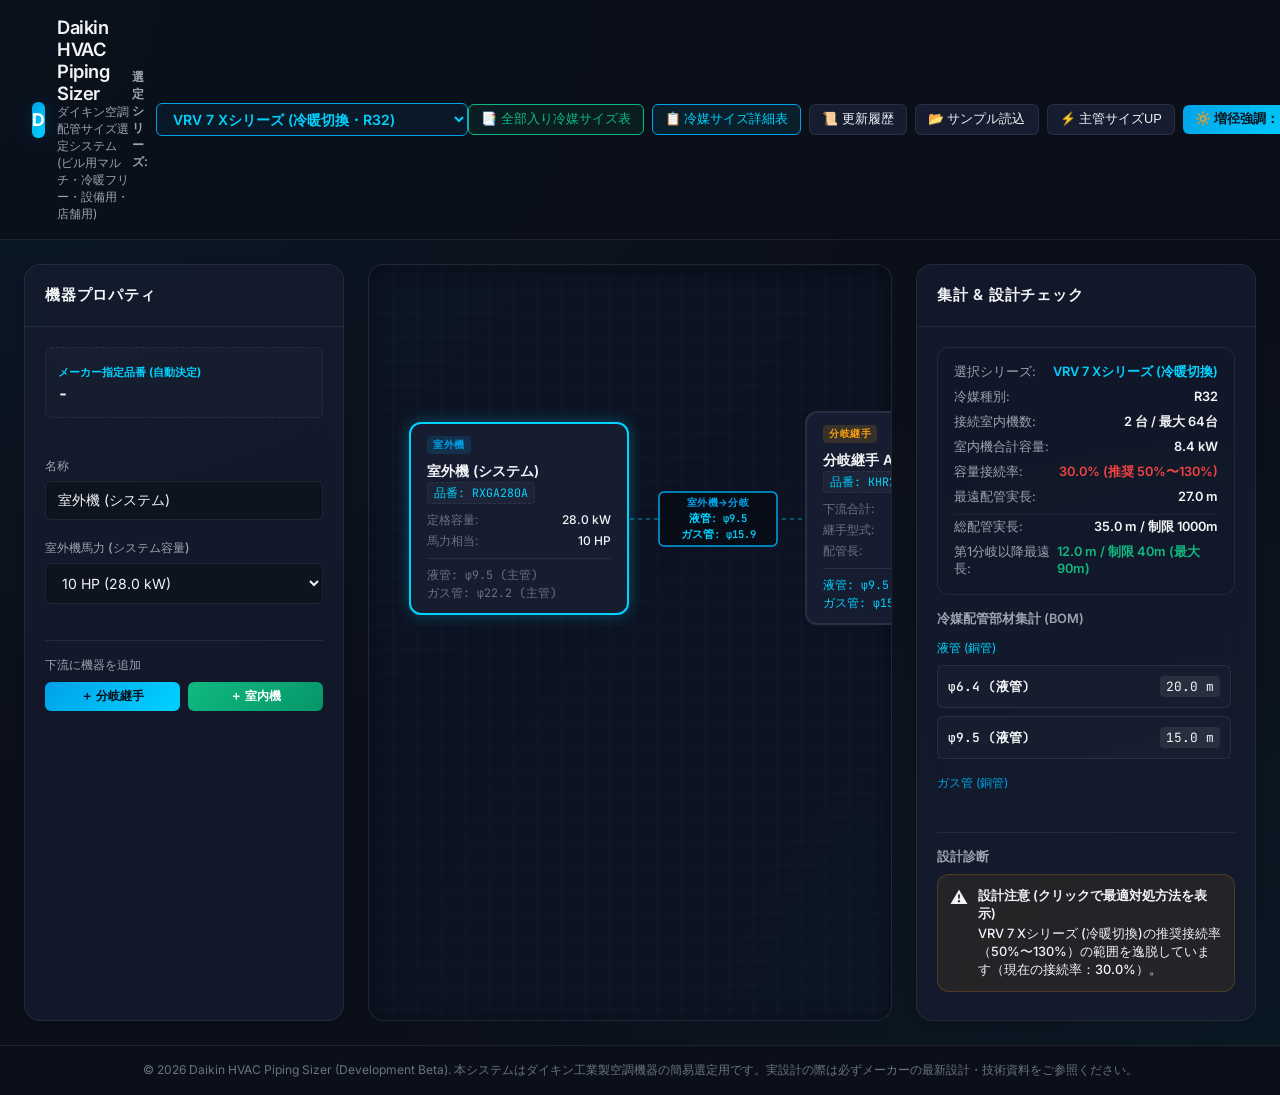
<file: refrigerant-sizer/daikin-refrigerant-sizer/index.html>
<!DOCTYPE html>
<html lang="ja">
<head>
    <meta charset="UTF-8">
    <meta name="viewport" content="width=device-width, initial-scale=1.0">
    <title>Daikin VRV Sizer - ビル用マルチエアコン冷媒配管サイズ選定システム</title>
    <meta name="description" content="ダイキンのビル用マルチエアコン（VRV）システムに対応した、高機能で直感的な冷媒配管サイズ自動選定シミュレーター。下流合計容量の自動集計、サイズ逆転防止、最遠長サイズアップに対応。">
    <!-- UI & Typography -->
    <link rel="stylesheet" href="css/styles.css">
    
    <!-- Inline print CSS to override dark theme perfectly when printing/exporting PDF -->
    <style>
        @media print {
            @page {
                size: A4 landscape;
                margin: 8mm;
            }
            body {
                background: #ffffff !important;
                color: #000000 !important;
                font-size: 10pt;
            }
            header, .sidebar:first-of-type, .header-actions, .add-node-bar, #delete-node-btn {
                display: none !important;
            }
            main {
                display: block !important;
                grid-template-columns: 1fr !important;
                gap: 0 !important;
                padding: 0 !important;
                height: auto !important;
                overflow: visible !important;
            }
            .canvas-container {
                border: none !important;
                background: none !important;
                box-shadow: none !important;
                height: auto !important;
                overflow: visible !important;
                padding: 1rem 0 !important;
            }
            .canvas-container::before {
                display: none !important;
            }
            .node-card {
                background: #f8fafc !important;
                border: 2px solid #cbd5e1 !important;
                color: #0f172a !important;
                box-shadow: none !important;
            }
            .type-outdoor { background: #e0f2fe !important; color: #0369a1 !important; }
            .type-branch { background: #fef3c7 !important; color: #b45309 !important; }
            .type-indoor { background: #dcfce7 !important; color: #15803d !important; }
            .sidebar:last-of-type {
                border: none !important;
                background: none !important;
                box-shadow: none !important;
                margin-top: 2cm !important;
                height: auto !important;
                overflow: visible !important;
            }
            .pipe-summary-item {
                background: #f8fafc !important;
                border: 1px solid #e2e8f0 !important;
                color: #0f172a !important;
            }
            .pipe-length-badge {
                background: #e2e8f0 !important;
                color: #0f172a !important;
            }
            .warning-panel {
                display: none !important;
            }
            .pipe-label-bg {
                fill: #ffffff !important;
                stroke: #0284c7 !important;
            }
            .pipe-label-text {
                fill: #0f172a !important;
                font-weight: 700 !important;
            }
        }
    </style>
</head>
<body>

    <!-- Header Section -->
    <header>
        <div class="logo-container">
            <div class="logo-badge">D</div>
            <div class="logo-text">
                <h1>Daikin HVAC Piping Sizer</h1>
                <p>ダイキン空調配管サイズ選定システム (ビル用マルチ・冷暖フリー・設備用・店舗用)</p>
            </div>
        </div>
        
        <!-- Target series selector dropdown -->
        <div style="display:flex; align-items:center; gap:8px;">
            <label for="series-select" style="font-size:0.775rem; font-weight:600; color:var(--text-secondary);">選定シリーズ:</label>
            <select id="series-select" class="form-select" style="padding:6px 12px; font-weight:600; border-color:var(--color-primary); color:var(--color-secondary); background:rgba(0,162,232,0.06); cursor:pointer;">
                <option value="vrv7_x">VRV 7 Xシリーズ (冷暖切換・R32)</option>
                <option value="vrv7_x_high_cop">VRV 7 X高COPシリーズ (冷暖切換・R32)</option>
                <option value="vrv7_a">VRV 7 Aシリーズ (冷暖切換・R32)</option>
                <option value="vrv_r">VRV 7 Rシリーズ (冷暖同時・3管式)</option>
                <option value="machi_multi">machiマルチ</option>
                <option value="skyair">店舗・オフィス用エアコン (SkyAir)</option>
                <option value="package_industrial">設備用マルチ</option>
            </select>
        </div>

        <div class="header-actions">
            <button class="btn" id="btn-master-pipesize" style="border-color:#10b981; color:#10b981; background:rgba(16,185,129,0.08);" title="冷暖切替・冷暖フリーの全条件を網羅した全部入り冷媒サイズマスター表を表示します">
                <span>📑 全部入り冷媒サイズ表</span>
            </button>
            <button class="btn" id="btn-show-pipesize" style="border-color:var(--color-primary); color:var(--color-secondary); background:rgba(0,210,255,0.08);" title="道中を含むすべての冷媒配管サイズ表を表示します">
                <span>📋 冷媒サイズ詳細表</span>
            </button>
            <button class="btn" id="btn-history" title="仕様や品番の変更履歴を確認します">
                <span>📜 更新履歴</span>
            </button>
            <button class="btn" id="btn-load-sample" title="標準的な系統サンプルを読み込みます">
                <span>📂 サンプル読込</span>
            </button>
            <button class="btn" id="btn-force-sizeup" title="最遠配管実長に関わらず、主管サイズアップを強制適用します">
                <span>⚡ 主管サイズUP</span>
            </button>
            <button class="btn" id="btn-sizeup-highlight" title="主管サイズアップで増径した配管の強調表示を切り替えます"><span>🔆 増径強調：ON</span></button>
            <button class="btn" id="btn-reset" title="系統図を初期状態にリセットします">
                <span>🔄 リセット</span>
            </button>
            <button class="btn" id="btn-export" title="現在の設計データをJSONファイルとして保存します">
                <span>💾 保存</span>
            </button>
            <button class="btn" id="btn-import" title="保存したJSONファイルを読み込んで復元します">
                <span>📤 読込</span>
            </button>
            <button class="btn btn-primary" id="btn-print" title="印刷またはPDFとして出力します">
                <span>🖨️ PDF/印刷出力</span>
            </button>
        </div>
    </header>

    <!-- Main Workspace -->
    <main>
        <!-- Left Sidebar: Property Editor & Config -->
        <aside class="sidebar">
            <div class="sidebar-header">
                <h2>機器プロパティ</h2>
            </div>
            <div class="sidebar-content" id="property-editor">
                <!-- Dynamic injected by ui.js -->
                <div style="color: var(--text-muted); font-size: 0.85rem; text-align: center; margin-top: 2rem;">
                    系統図内の機器をクリックして、プロパティを編集します。
                </div>
            </div>
        </aside>

        <!-- Center: Interactive Tree Diagram Canvas -->
        <section class="canvas-container" id="tree-canvas">
            <svg id="connection-svg" class="connection-svg"></svg>
            <!-- Dynamic tree gets injected here -->
        </section>

        <!-- Right Sidebar: Diagnostics & BOM Summary -->
        <aside class="sidebar">
            <div class="sidebar-header">
                <h2>集計 & 設計チェック</h2>
            </div>
            <div class="sidebar-content">
                <!-- Real-time calculation summary -->
                <div id="totals-panel">
                    <!-- Dynamic injected by ui.js -->
                </div>
                
                <!-- Active design validation feedback -->
                <div style="margin-top: 1rem; border-top: 1px solid var(--border-color); padding-top: 1rem;">
                    <div style="font-size:0.8rem; font-weight:600; text-transform:uppercase; color:var(--text-secondary); margin-bottom:8px;">設計診断</div>
                    <div id="warning-panel">
                        <!-- Dynamic injected by ui.js -->
                    </div>
                </div>
            </div>
        </aside>
    </main>

    <!-- Footer -->
    <footer>
        <p>&copy; 2026 Daikin HVAC Piping Sizer (Development Beta). 本システムはダイキン工業製空調機器の簡易選定用です。実設計の際は必ずメーカーの最新設計・技術資料をご参照ください。</p>
    </footer>

    <!-- 更新履歴モーダル -->
    <div class="modal-overlay" id="history-modal-overlay">
        <div class="modal-window" style="max-width: 660px; width: 94%;">
            <div class="modal-header">
                <span class="modal-title">📜 仕様・品番 更新履歴</span>
                <button class="modal-close" id="history-modal-close" aria-label="閉じる">×</button>
            </div>
            <div class="modal-body" style="max-height: 65vh; overflow-y: auto; padding: 1.5rem;">
                <div id="history-check-status" style="font-size:0.78rem; color:var(--text-secondary); margin-bottom:1rem; padding:8px 12px; background:rgba(0,162,232,0.06); border-radius:var(--radius-sm); border:1px solid rgba(0,162,232,0.12);"></div>
                <div id="history-list-container">
                    <!-- Dynamic injected by ui.js -->
                </div>
            </div>
            <div class="modal-footer" style="justify-content: space-between; align-items: center;">
                <button class="btn" id="btn-force-spec-check" title="今すぐ最新仕様をチェックします" style="font-size:0.8rem;">🔍 今すぐチェック</button>
                <button class="btn btn-primary" id="history-modal-ok">閉じる</button>
            </div>
        </div>
    </div>

    <!-- ④ 設計診断エラー・警告 対処方法提案モーダル -->
    <div class="modal-overlay" id="fix-modal-overlay">
        <div class="modal-window" style="max-width: 580px; width: 92%;">
            <div class="modal-header" style="border-bottom: 1px solid rgba(239, 68, 68, 0.3); background: rgba(239, 68, 68, 0.06);">
                <span class="modal-title" style="color: var(--color-danger); font-weight:700;">⚠️ 設計診断・推奨対処案の適用</span>
                <button class="modal-close" id="fix-modal-close" aria-label="閉じる">×</button>
            </div>
            <div class="modal-body" style="padding: 1.25rem;">
                <div id="fix-modal-error-text" style="font-size:0.875rem; color:var(--text-primary); font-weight:600; padding:10px 14px; background:rgba(239,68,68,0.1); border-left:4px solid var(--color-danger); border-radius:4px; margin-bottom:12px;"></div>
                <div style="font-size:0.8rem; color:var(--text-secondary); margin-bottom:6px;">【システム提示の最適対処方法】</div>
                <div id="fix-modal-suggestion-text" style="font-size:0.85rem; color:var(--color-secondary); font-weight:500; padding:12px; background:rgba(0,210,255,0.06); border:1px solid rgba(0,210,255,0.2); border-radius:var(--radius-sm); line-height:1.5;"></div>
                <div style="font-size:0.75rem; color:var(--text-muted); margin-top:10px;">「OK (対処方法を反映)」を選択すると、上記の変更が系統設計・配管選定へ即座に反映されます。</div>
            </div>
            <div class="modal-footer" style="gap:10px;">
                <button class="btn" id="fix-modal-cancel">キャンセル</button>
                <button class="btn btn-primary" id="fix-modal-ok" style="background:linear-gradient(135deg, var(--color-success), #059669); color:white;">OK (対処方法を反映)</button>
            </div>
        </div>
    </div>

    <!-- ⑤ 全区間冷媒サイズ詳細表 モーダル -->
    <div class="modal-overlay" id="pipesize-modal-overlay">
        <div class="modal-window" style="max-width: 820px; width: 95%;">
            <div class="modal-header">
                <span class="modal-title">📋 システム全区間 冷媒配管サイズ詳細表</span>
                <button class="modal-close" id="pipesize-modal-close" aria-label="閉じる">×</button>
            </div>
            <div class="modal-body" style="max-height: 70vh; overflow-y: auto; padding: 1.25rem;">
                <!-- サイズアップ有無変更トグル -->
                <div style="display:flex; justify-content:space-between; align-items:center; background:rgba(0,162,232,0.08); padding:10px 16px; border-radius:var(--radius-md); border:1px solid rgba(0,162,232,0.2); margin-bottom:12px;">
                    <div>
                        <div style="font-size:0.875rem; font-weight:700; color:var(--text-primary);">主配管 (主管) サイズアップ設定</div>
                        <div style="font-size:0.75rem; color:var(--text-secondary);">最遠長90m以上または手動設定時の主管1サイズUPの有効/無効を切り替えます</div>
                    </div>
                    <div class="toggle-switch-container">
                        <span style="font-size:0.775rem; font-weight:600;" id="sizeup-toggle-label">標準サイズ</span>
                        <label class="switch">
                            <input type="checkbox" id="pipesize-modal-sizeup-toggle">
                            <span class="slider"></span>
                        </label>
                    </div>
                </div>

                <!-- 配管サイズ表コンテナ -->
                <div id="pipesize-table-container">
                    <!-- Dynamic injected by ui.js -->
                </div>
            </div>
            <div class="modal-footer">
                <button class="btn btn-primary" id="pipesize-modal-ok">閉じる</button>
            </div>
        </div>
    </div>

    <!-- ⑥ 全部入り冷媒サイズマスター表 (全パターン網羅) モーダル -->
    <div class="modal-overlay" id="master-pipesize-modal-overlay">
        <div class="modal-window" style="max-width: 1100px; width: 96%;">
            <div class="modal-header" style="background: linear-gradient(135deg, rgba(16, 185, 129, 0.1), rgba(6, 95, 70, 0.05)); border-bottom: 1px solid rgba(16, 185, 129, 0.25);">
                <div style="display:flex; align-items:center; gap:10px;">
                    <span style="font-size:1.4rem;">📑</span>
                    <div>
                        <span class="modal-title" style="color:#10b981; font-weight:700;">全部入り 冷媒配管サイズ表 (全パターン網羅一覧)</span>
                        <div style="font-size:0.75rem; color:var(--text-secondary); margin-top:2px;">メーカー技術資料・カタログ冷媒配管接続要領にもとづく全系統共通マスターテーブル（引用元の添付技術資料・添付Excel表は特定できていないため【型式・施工基準未照合】）</div>
                    </div>
                </div>
                <button class="modal-close" id="master-pipesize-modal-close" aria-label="閉じる">×</button>
            </div>
            <div class="modal-body" style="max-height: 75vh; overflow-y: auto; padding: 1.25rem;">
                <!-- タブ切り替えボタン -->
                <div style="display:flex; gap:8px; margin-bottom:1rem; border-bottom:1px solid var(--border-color); padding-bottom:8px;" id="master-table-tabs">
                    <button class="btn active-tab" id="tab-master-switch" style="font-weight:700; padding:6px 16px; border-radius:var(--radius-sm); border:1px solid #10b981; background:rgba(16,185,129,0.15); color:#10b981;">
                        冷暖切替 (2管式)
                    </button>
                    <button class="btn" id="tab-master-free" style="font-weight:700; padding:6px 16px; border-radius:var(--radius-sm); border:1px solid var(--border-color); background:rgba(255,255,255,0.03); color:var(--text-secondary);">
                        冷暖フリー / 冷暖同時 (3管式)
                    </button>
                </div>
                <!-- テーブルコンテナ -->
                <div id="master-pipesize-table-container">
                    <!-- Dynamic injected by ui.js -->
                </div>
            </div>
            <div class="modal-footer" style="justify-content: flex-end;">
                <button class="btn btn-primary" id="master-pipesize-modal-ok">閉じる</button>
            </div>
        </div>
    </div>

    <!-- App Engine and Controller Scripts -->
    <script src="js/engine.js"></script>
    <script src="js/ui.js"></script>
    <script src="js/app.js"></script>
</body>
</html>
</file>
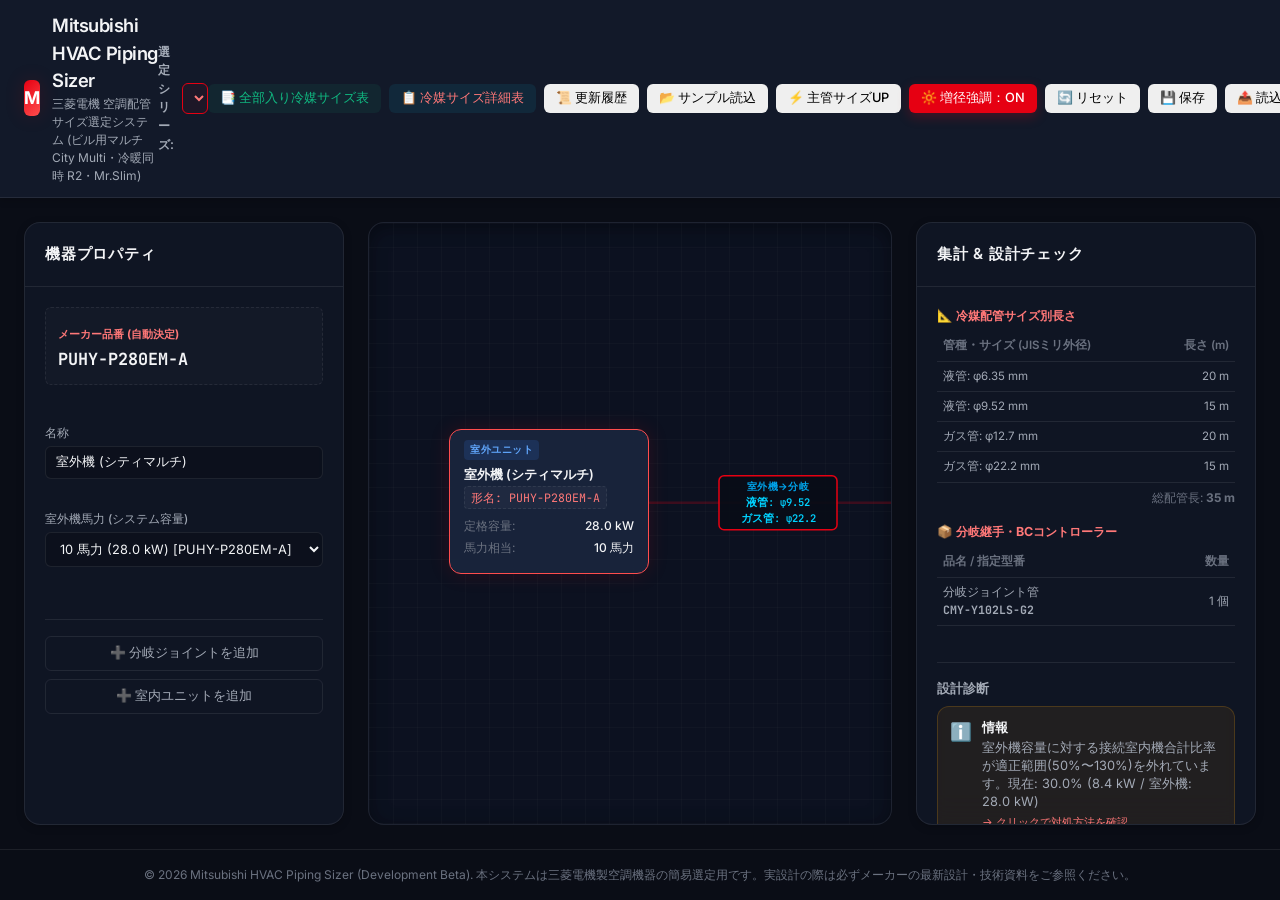
<file: refrigerant-sizer/mitsubishi-refrigerant-sizer/index.html>
<!DOCTYPE html>
<html lang="ja">
<head>
    <meta charset="UTF-8">
    <meta name="viewport" content="width=device-width, initial-scale=1.0">
    <title>Mitsubishi HVAC Piping Sizer - 三菱電機 配管選定</title>
    <meta name="description" content="三菱電機のビル用マルチ（City Multi）システムに対応した、高機能で直感的な冷媒配管サイズ自動選定シミュレーター。冷暖切換・冷暖同時（R2・BCコントローラー）に対応。">
    <!-- CSS Link -->
    <link rel="stylesheet" href="css/styles.css">
    <!-- Google Fonts -->
    <link rel="preconnect" href="https://fonts.googleapis.com">
    <link rel="preconnect" href="https://fonts.gstatic.com" crossorigin>
    <style>
        @media print {
            @page {
                size: A4 landscape;
                margin: 8mm;
            }
            body {
                background: #ffffff !important;
                color: #000000 !important;
                font-size: 10pt;
            }
            header, .sidebar:first-of-type, .header-actions, .add-node-bar, #delete-node-btn {
                display: none !important;
            }
            main {
                display: block !important;
                grid-template-columns: 1fr !important;
                gap: 0 !important;
                padding: 0 !important;
                height: auto !important;
                overflow: visible !important;
            }
            .canvas-container {
                border: none !important;
                background: none !important;
                box-shadow: none !important;
                height: auto !important;
                overflow: visible !important;
                padding: 1rem 0 !important;
            }
            .canvas-container::before {
                display: none !important;
            }
            .node-card {
                background: #f8fafc !important;
                border: 2px solid #cbd5e1 !important;
                color: #0f172a !important;
                box-shadow: none !important;
            }
            .type-outdoor { background: #e0f2fe !important; color: #0369a1 !important; }
            .type-branch { background: #fef3c7 !important; color: #b45309 !important; }
            .type-indoor { background: #dcfce7 !important; color: #15803d !important; }
            .sidebar:last-of-type {
                border: none !important;
                background: none !important;
                box-shadow: none !important;
                margin-top: 2cm !important;
                height: auto !important;
                overflow: visible !important;
            }
            .pipe-summary-item {
                background: #f8fafc !important;
                border: 1px solid #e2e8f0 !important;
                color: #0f172a !important;
            }
            .pipe-length-badge {
                background: #e2e8f0 !important;
                color: #0f172a !important;
            }
            .warning-panel {
                display: none !important;
            }
            .pipe-label-bg {
                fill: #ffffff !important;
                stroke: #0284c7 !important;
            }
            .pipe-label-text {
                fill: #0f172a !important;
                font-weight: 700 !important;
            }
        }
    </style>
</head>
<body>
    <!-- Header -->
    <header>
        <div class="logo-container">
            <div class="logo-badge" style="background: linear-gradient(135deg, #e60012, #ff4d4d);">M</div>
            <div class="logo-text">
                <h1>Mitsubishi HVAC Piping Sizer</h1>
                <p>三菱電機 空調配管サイズ選定システム (ビル用マルチ City Multi・冷暖同時 R2・Mr.Slim)</p>
            </div>
        </div>
        
        <div style="display:flex; align-items:center; gap:8px;">
            <label for="series-select" style="font-size:0.775rem; font-weight:600; color:var(--text-secondary);">選定シリーズ:</label>
            <select id="series-select" class="form-select" style="padding:6px 12px; font-weight:600; border-color:var(--color-primary); color:var(--color-secondary); background:rgba(230,0,18,0.06); cursor:pointer;">
                <option value="city_multi_y">シティマルチ Yシリーズ (冷暖切換)</option>
                <option value="city_multi_r2">シティマルチ R2シリーズ (冷暖同時)</option>
                <option value="mr_slim_multi">Mr.Slim スリムマルチ</option>
            </select>
        </div>

        <div class="header-actions">
            <button class="btn" id="btn-master-pipesize" style="border-color:#10b981; color:#10b981; background:rgba(16,185,129,0.08);" title="冷暖切換・冷暖同時(R2)の全条件を網羅した全部入り冷媒サイズマスター表を表示します">
                <span>📑 全部入り冷媒サイズ表</span>
            </button>
            <button class="btn" id="btn-show-pipesize" style="border-color:var(--color-primary); color:var(--color-secondary); background:rgba(0,210,255,0.08);" title="道中を含むすべての冷媒配管サイズ表を表示します">
                <span>📋 冷媒サイズ詳細表</span>
            </button>
            <button class="btn" id="btn-history" title="仕様や品番の変更履歴を確認します">
                <span>📜 更新履歴</span>
            </button>
            <button class="btn" id="btn-load-sample" title="標準的な系統サンプルを読み込みます">
                <span>📂 サンプル読込</span>
            </button>
            <button class="btn" id="btn-force-sizeup" title="主管サイズアップを手動で適用します">
                <span>⚡ 主管サイズUP</span>
            </button>
            <button class="btn" id="btn-sizeup-highlight" title="手動サイズアップで増径した配管の強調表示を切り替えます">
                <span>🔆 増径強調：ON</span>
            </button>
            <button class="btn" id="btn-reset" title="系統図を初期状態にリセットします">
                <span>🔄 リセット</span>
            </button>
            <button class="btn" id="btn-export" title="現在の設計データをJSONファイルとして保存します">
                <span>💾 保存</span>
            </button>
            <button class="btn" id="btn-import" title="保存したJSONファイルを読み込んで復元します">
                <span>📤 読込</span>
            </button>
            <button class="btn btn-primary" id="btn-print" title="印刷またはPDFとして出力します">
                <span>🖨️ PDF/印刷出力</span>
            </button>
        </div>
    </header>

    <!-- Main Workspace (ダイキンと完全同一の3カラムレイアウト) -->
    <main>
        <!-- Left Sidebar: Property Editor & Config -->
        <aside class="sidebar">
            <div class="sidebar-header">
                <h2>機器プロパティ</h2>
            </div>
            <div class="sidebar-content" id="property-editor">
                <!-- Dynamic injected by ui.js -->
                <div style="color: var(--text-muted); font-size: 0.85rem; text-align: center; margin-top: 2rem;">
                    系統図内の機器をクリックして、プロパティを編集します。
                </div>
            </div>
        </aside>

        <!-- Center: Interactive Tree Diagram Canvas -->
        <section class="canvas-container" id="tree-canvas">
            <svg id="connection-svg" class="connection-svg"></svg>
            <!-- Dynamic tree gets injected here -->
        </section>

        <!-- Right Sidebar: Diagnostics & BOM Summary -->
        <aside class="sidebar">
            <div class="sidebar-header">
                <h2>集計 &amp; 設計チェック</h2>
            </div>
            <div class="sidebar-content">
                <!-- Real-time calculation summary -->
                <div id="totals-panel">
                    <!-- Dynamic injected by ui.js -->
                </div>
                
                <!-- Active design validation feedback -->
                <div style="margin-top: 1rem; border-top: 1px solid var(--border-color); padding-top: 1rem;">
                    <div style="font-size:0.8rem; font-weight:600; text-transform:uppercase; color:var(--text-secondary); margin-bottom:8px;">設計診断</div>
                    <div id="warning-panel">
                        <!-- Dynamic injected by ui.js -->
                    </div>
                </div>
            </div>
        </aside>
    </main>

    <!-- Footer -->
    <footer>
        <p>&copy; 2026 Mitsubishi HVAC Piping Sizer (Development Beta). 本システムは三菱電機製空調機器の簡易選定用です。実設計の際は必ずメーカーの最新設計・技術資料をご参照ください。</p>
    </footer>

    <!-- 更新履歴モーダル -->
    <div class="modal-overlay" id="history-modal-overlay">
        <div class="modal-window" style="max-width: 660px; width: 94%;">
            <div class="modal-header">
                <span class="modal-title">📜 仕様・品番 更新履歴 (三菱電機)</span>
                <button class="modal-close" id="history-modal-close" aria-label="閉じる">×</button>
            </div>
            <div class="modal-body" style="max-height: 65vh; overflow-y: auto; padding: 1.5rem;">
                <div id="history-check-status" style="font-size:0.78rem; color:var(--text-secondary); margin-bottom:1rem; padding:8px 12px; background:rgba(0,162,232,0.06); border-radius:var(--radius-sm); border:1px solid rgba(0,162,232,0.12);"></div>
                <div id="history-list-container">
                    <!-- Dynamic injected by ui.js -->
                </div>
            </div>
            <div class="modal-footer" style="justify-content: space-between; align-items: center;">
                <button class="btn" id="btn-force-spec-check" title="今すぐ最新仕様をチェックします" style="font-size:0.8rem;">🔍 今すぐチェック</button>
                <button class="btn btn-primary" id="history-modal-ok">閉じる</button>
            </div>
        </div>
    </div>

    <!-- ④ 設計診断エラー・警告 対処方法提案モーダル -->
    <div class="modal-overlay" id="fix-modal-overlay">
        <div class="modal-window" style="max-width: 580px; width: 92%;">
            <div class="modal-header" style="border-bottom: 1px solid rgba(239, 68, 68, 0.3); background: rgba(239, 68, 68, 0.06);">
                <span class="modal-title" style="color: var(--color-danger); font-weight:700;">⚠️ 設計診断・推奨対処案の適用</span>
                <button class="modal-close" id="fix-modal-close" aria-label="閉じる">×</button>
            </div>
            <div class="modal-body" style="padding: 1.25rem;">
                <div id="fix-modal-error-text" style="font-size:0.875rem; color:var(--text-primary); font-weight:600; padding:10px 14px; background:rgba(239,68,68,0.1); border-left:4px solid var(--color-danger); border-radius:4px; margin-bottom:12px;"></div>
                <div style="font-size:0.8rem; color:var(--text-secondary); margin-bottom:6px;">【システム提示の最適対処方法】</div>
                <div id="fix-modal-suggestion-text" style="font-size:0.85rem; color:var(--color-secondary); font-weight:500; padding:12px; background:rgba(0,210,255,0.06); border:1px solid rgba(0,210,255,0.2); border-radius:var(--radius-sm); line-height:1.5;"></div>
                <div style="font-size:0.75rem; color:var(--text-muted); margin-top:10px;">「OK (対処方法を反映)」を選択すると、上記の変更が系統設計・配管選定へ即座に反映されます。</div>
            </div>
            <div class="modal-footer" style="gap:10px;">
                <button class="btn" id="fix-modal-cancel">キャンセル</button>
                <button class="btn btn-primary" id="fix-modal-ok" style="background:linear-gradient(135deg, var(--color-success), #059669); color:white;">OK (対処方法を反映)</button>
            </div>
        </div>
    </div>

    <!-- ⑤ 全区間冷媒サイズ詳細表 モーダル -->
    <div class="modal-overlay" id="pipesize-modal-overlay">
        <div class="modal-window" style="max-width: 820px; width: 95%;">
            <div class="modal-header">
                <span class="modal-title">📋 システム全区間 冷媒配管サイズ詳細表</span>
                <button class="modal-close" id="pipesize-modal-close" aria-label="閉じる">×</button>
            </div>
            <div class="modal-body" style="max-height: 70vh; overflow-y: auto; padding: 1.25rem;">
                <!-- サイズアップ有無変更トグル -->
                <div style="display:flex; justify-content:space-between; align-items:center; background:rgba(0,162,232,0.08); padding:10px 16px; border-radius:var(--radius-md); border:1px solid rgba(0,162,232,0.2); margin-bottom:12px;">
                    <div>
                        <div style="font-size:0.875rem; font-weight:700; color:var(--text-primary);">主配管 (主管) サイズアップ設定</div>
                        <div style="font-size:0.75rem; color:var(--text-secondary);">主管サイズアップ（手動）の有効/無効を切り替えます。メーカーの増径条件は自動判定されません</div>
                    </div>
                    <div class="toggle-switch-container">
                        <span style="font-size:0.775rem; font-weight:600;" id="sizeup-toggle-label">標準サイズ</span>
                        <label class="switch">
                            <input type="checkbox" id="pipesize-modal-sizeup-toggle">
                            <span class="slider"></span>
                        </label>
                    </div>
                </div>

                <!-- 配管サイズ表コンテナ -->
                <div id="pipesize-table-container">
                    <!-- Dynamic injected by ui.js -->
                </div>
            </div>
            <div class="modal-footer">
                <button class="btn btn-primary" id="pipesize-modal-ok">閉じる</button>
            </div>
        </div>
    </div>

    <!-- ⑥ 全部入り冷媒サイズマスター表 (全パターン網羅) モーダル -->
    <div class="modal-overlay" id="master-pipesize-modal-overlay">
        <div class="modal-window" style="max-width: 1100px; width: 96%;">
            <div class="modal-header" style="background: linear-gradient(135deg, rgba(16, 185, 129, 0.1), rgba(6, 95, 70, 0.05)); border-bottom: 1px solid rgba(16, 185, 129, 0.25);">
                <div style="display:flex; align-items:center; gap:10px;">
                    <span style="font-size:1.4rem;">📑</span>
                    <div>
                        <span class="modal-title" style="color:#10b981; font-weight:700;">全部入り 冷媒配管サイズ表 (全パターン網羅一覧)</span>
                        <div style="font-size:0.75rem; color:var(--text-secondary); margin-top:2px;">BCコントローラー据付説明書・PUHY/PURY据付説明書・仕様書に基づくマスターテーブル（Mr.Slim・国内向けEM-A機種は未照合）</div>
                    </div>
                </div>
                <button class="modal-close" id="master-pipesize-modal-close" aria-label="閉じる">×</button>
            </div>
            <div class="modal-body" style="max-height: 75vh; overflow-y: auto; padding: 1.25rem;">
                <!-- タブ切り替えボタン -->
                <div style="display:flex; gap:8px; margin-bottom:1rem; border-bottom:1px solid var(--border-color); padding-bottom:8px;" id="master-table-tabs">
                    <button class="btn active-tab" id="tab-master-switch" style="font-weight:700; padding:6px 16px; border-radius:var(--radius-sm); border:1px solid #10b981; background:rgba(16,185,129,0.15); color:#10b981;">
                        冷暖切替 (2管式)
                    </button>
                    <button class="btn" id="tab-master-free" style="font-weight:700; padding:6px 16px; border-radius:var(--radius-sm); border:1px solid var(--border-color); background:rgba(255,255,255,0.03); color:var(--text-secondary);">
                        冷暖同時 (3管式・R2)
                    </button>
                </div>
                <!-- テーブルコンテナ -->
                <div id="master-pipesize-table-container">
                    <!-- Dynamic injected by ui.js -->
                </div>
            </div>
            <div class="modal-footer" style="justify-content: flex-end;">
                <button class="btn btn-primary" id="master-pipesize-modal-ok">閉じる</button>
            </div>
        </div>
    </div>

    <!-- App Engine and Controller Scripts -->
    <script src="js/engine.js"></script>
    <script src="js/ui.js"></script>
    <script src="js/app.js"></script>
</body>
</html>
</file>
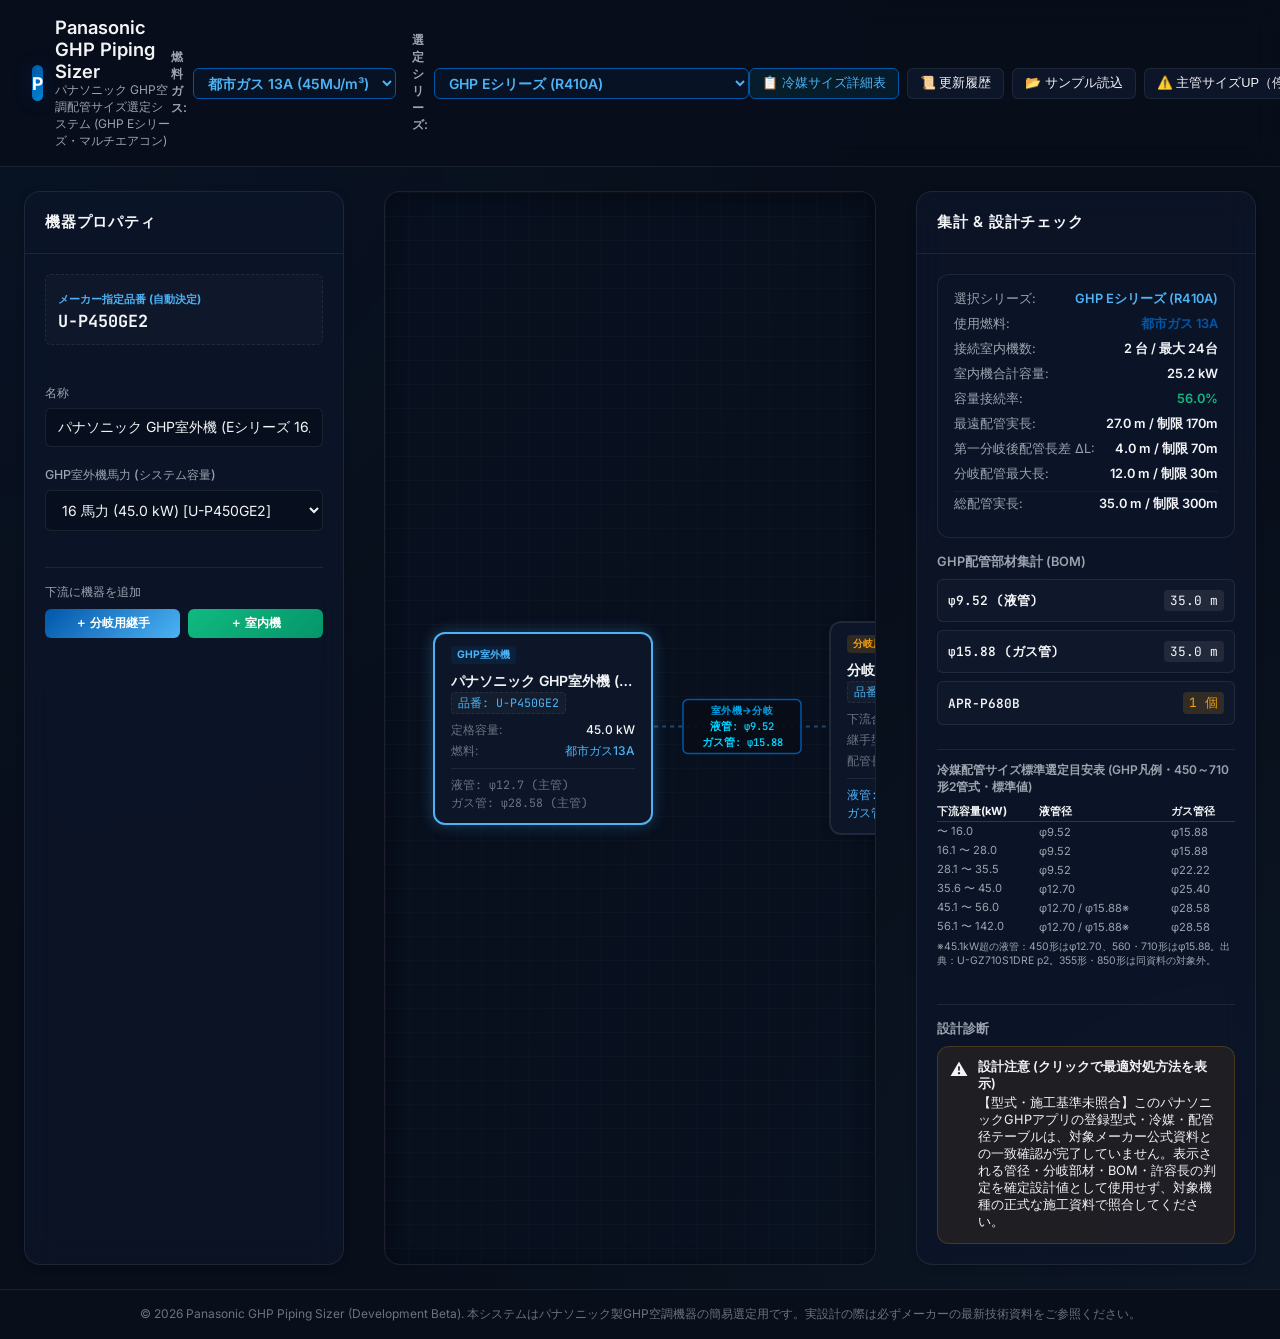
<file: refrigerant-sizer/panasonic-ghp-refrigerant-sizer/index.html>
<!DOCTYPE html>
<html lang="ja">
<head>
    <meta charset="UTF-8">
    <meta name="viewport" content="width=device-width, initial-scale=1.0">
    <title>Panasonic GHP Piping Sizer - パナソニック GHP配管サイズ選定システム</title>
    <meta name="description" content="パナソニック製ガスヒートポンプ（GHP）空調システムに対応した冷媒配管サイズ選定・BOM集計シミュレーター。">
    <link rel="stylesheet" href="css/styles.css">
    <style>
        @media print {
            @page {
                size: A4 landscape;
                margin: 8mm;
            }
            body {
                background: #ffffff !important;
                color: #000000 !important;
                font-size: 10pt;
            }
            header, .sidebar:first-of-type, .header-actions, .add-node-bar, #delete-node-btn {
                display: none !important;
            }
            main {
                display: block !important;
                grid-template-columns: 1fr !important;
                gap: 0 !important;
                padding: 0 !important;
                height: auto !important;
                overflow: visible !important;
            }
            .canvas-container {
                border: none !important;
                background: none !important;
                box-shadow: none !important;
                height: auto !important;
                overflow: visible !important;
                padding: 1rem 0 !important;
            }
            .canvas-container::before {
                display: none !important;
            }
            .node-card {
                background: #f8fafc !important;
                border: 2px solid #cbd5e1 !important;
                color: #0f172a !important;
                box-shadow: none !important;
            }
            .type-outdoor { background: #e0f2fe !important; color: #0369a1 !important; }
            .type-branch { background: #fef3c7 !important; color: #b45309 !important; }
            .type-indoor { background: #dcfce7 !important; color: #15803d !important; }
            .sidebar:last-of-type {
                border: none !important;
                background: none !important;
                box-shadow: none !important;
                margin-top: 2cm !important;
                height: auto !important;
                overflow: visible !important;
            }
            .pipe-summary-item {
                background: #f8fafc !important;
                border: 1px solid #e2e8f0 !important;
                color: #0f172a !important;
            }
            .pipe-length-badge {
                background: #e2e8f0 !important;
                color: #0f172a !important;
            }
            /* 未照合・設計上の警告を印刷物にも残す */
            #warning-panel, #warning-panel .alert-card {
                display: block !important;
                visibility: visible !important;
                color: #7f1d1d !important;
                background: #fff7ed !important;
                border: 1px solid #9a3412 !important;
                break-inside: avoid;
                page-break-inside: avoid;
            }
            #warning-panel .alert-desc {
                color: #7f1d1d !important;
            }
            .pipe-label-bg {
                fill: #ffffff !important;
                stroke: #0284c7 !important;
            }
            .pipe-label-text {
                fill: #0f172a !important;
                font-weight: 700 !important;
            }
        }
    </style>
</head>
<body>

    <!-- Header Section -->
    <header>
        <div class="logo-container">
            <div class="logo-badge" style="background: linear-gradient(135deg, #0057a8, #0084d4);">P</div>
            <div class="logo-text">
                <h1>Panasonic GHP Piping Sizer</h1>
                <p>パナソニック GHP空調配管サイズ選定システム (GHP Eシリーズ・マルチエアコン)</p>
            </div>
        </div>
        
        <!-- Target series & Gas type selector dropdown -->
        <div style="display:flex; align-items:center; gap:16px;">
            <div style="display:flex; align-items:center; gap:6px;">
                <label for="gas-type-select" style="font-size:0.775rem; font-weight:600; color:var(--text-secondary);">燃料ガス:</label>
                <select id="gas-type-select" class="form-select" style="padding:5px 10px; font-weight:600; border-color:var(--color-primary); color:var(--color-secondary); background:rgba(0,84,168,0.08); cursor:pointer;">
                    <option value="city_gas_13a">都市ガス 13A (45MJ/m³)</option>
                    <option value="lpg">LPガス (プロパン)</option>
                </select>
            </div>
            <div style="display:flex; align-items:center; gap:6px;">
                <label for="series-select" style="font-size:0.775rem; font-weight:600; color:var(--text-secondary);">選定シリーズ:</label>
                <select id="series-select" class="form-select" style="padding:5px 10px; font-weight:600; border-color:var(--color-primary); color:var(--color-secondary); background:rgba(0,84,168,0.08); cursor:pointer;">
                    <option value="panasonic_ghp_e_series">GHP Eシリーズ (R410A)</option>
                    <option value="panasonic_ghp_multi_free">GHP 冷暖同時マルチ (MFシリーズ・3管式)</option>
                    <option value="panasonic_ghp_twin_drive">GHP ハイブリッド・ツインドライブ</option>
                    <option value="panasonic_ghp_standard">GHP 標準マルチ (Fシリーズ)</option>
                    <option value="panasonic_ghp_cold">GHP 寒冷地対応マルチ (Cシリーズ)</option>
                </select>
            </div>
        </div>

        <div class="header-actions">
            <button class="btn" id="btn-show-pipesize" style="border-color:var(--color-primary); color:var(--color-secondary); background:rgba(0,210,255,0.08);" title="道中を含むすべての冷媒配管サイズ表を表示します">
                <span>📋 冷媒サイズ詳細表</span>
            </button>
            <button class="btn" id="btn-history" title="仕様や品番の変更履歴を確認します">
                <span>📜 更新履歴</span>
            </button>
            <button class="btn" id="btn-load-sample" title="標準的な系統サンプルを読み込みます">
                <span>📂 サンプル読込</span>
            </button>
            <button class="btn" id="btn-force-sizeup" disabled aria-disabled="true" title="安全対策のため一時停止中です。現在は配管径に反映されません。公式条件・対象区間・BOM連携の検証完了後に再実装します">
                <span>⚠️ 主管サイズUP（停止中）</span>
            </button>
            <button class="btn" id="btn-reset" title="系統図を初期状態にリセットします">
                <span>🔄 リセット</span>
            </button>
            <button class="btn" id="btn-export" title="現在の設計データをJSONファイルとして保存します">
                <span>💾 保存</span>
            </button>
            <button class="btn" id="btn-import" title="保存したJSONファイルを読み込んで復元します">
                <span>📤 読込</span>
            </button>
            <button class="btn btn-primary" id="btn-print" title="印刷またはPDFとして出力します">
                <span>🖨️ PDF/印刷出力</span>
            </button>
        </div>
    </header>

    <!-- Main Workspace -->
    <main>
        <!-- Left Sidebar: Property Editor -->
        <aside class="sidebar">
            <div class="sidebar-header">
                <h2>機器プロパティ</h2>
            </div>
            <div class="sidebar-content" id="property-editor">
                <div style="color: var(--text-muted); font-size: 0.85rem; text-align: center; margin-top: 2rem;">
                    系統図内の機器をクリックして、プロパティを編集します。
                </div>
            </div>
        </aside>

        <!-- Center: Interactive Horizontal Tree Canvas -->
        <section class="canvas-container" id="tree-canvas">
            <svg id="connection-svg" class="connection-svg"></svg>
            <!-- Dynamic tree injected here -->
        </section>

        <!-- Right Sidebar: BOM & Diagnostics -->
        <aside class="sidebar">
            <div class="sidebar-header">
                <h2>集計 &amp; 設計チェック</h2>
            </div>
            <div class="sidebar-content">
                <div id="totals-panel"></div>
                <div style="margin-top: 1rem; border-top: 1px solid var(--border-color); padding-top: 1rem;">
                    <div style="font-size:0.8rem; font-weight:600; text-transform:uppercase; color:var(--text-secondary); margin-bottom:8px;">設計診断</div>
                    <div id="warning-panel"></div>
                </div>
            </div>
        </aside>
    </main>

    <!-- Footer -->
    <footer>
        <p>&copy; 2026 Panasonic GHP Piping Sizer (Development Beta). 本システムはパナソニック製GHP空調機器の簡易選定用です。実設計の際は必ずメーカーの最新技術資料をご参照ください。</p>
    </footer>

    <!-- 更新履歴モーダル -->
    <div class="modal-overlay" id="history-modal-overlay">
        <div class="modal-window" style="max-width: 660px; width: 94%;">
            <div class="modal-header">
                <span class="modal-title">📜 仕様・品番 更新履歴 (パナソニック GHP)</span>
                <button class="modal-close" id="history-modal-close" aria-label="閉じる">×</button>
            </div>
            <div class="modal-body" style="max-height: 65vh; overflow-y: auto; padding: 1.5rem;">
                <div id="history-check-status" style="font-size:0.78rem; color:var(--text-secondary); margin-bottom:1rem; padding:8px 12px; background:rgba(0,84,168,0.06); border-radius:var(--radius-sm); border:1px solid rgba(0,84,168,0.12);"></div>
                <div id="history-list-container"></div>
            </div>
            <div class="modal-footer" style="justify-content: space-between; align-items: center;">
                <button class="btn" id="btn-force-spec-check" title="今すぐ最新仕様をチェックします" style="font-size:0.8rem;">🔍 今すぐチェック</button>
                <button class="btn btn-primary" id="history-modal-ok">閉じる</button>
            </div>
        </div>
    </div>

    <!-- ④ 設計診断エラー・警告 対処方法提案モーダル -->
    <div class="modal-overlay" id="fix-modal-overlay">
        <div class="modal-window" style="max-width: 580px; width: 92%;">
            <div class="modal-header" style="border-bottom: 1px solid rgba(239, 68, 68, 0.3); background: rgba(239, 68, 68, 0.06);">
                <span class="modal-title" style="color: var(--color-danger); font-weight:700;">⚠️ 設計診断・推奨対処案の適用</span>
                <button class="modal-close" id="fix-modal-close" aria-label="閉じる">×</button>
            </div>
            <div class="modal-body" style="padding: 1.25rem;">
                <div id="fix-modal-error-text" style="font-size:0.875rem; color:var(--text-primary); font-weight:600; padding:10px 14px; background:rgba(239,68,68,0.1); border-left:4px solid var(--color-danger); border-radius:4px; margin-bottom:12px;"></div>
                <div style="font-size:0.8rem; color:var(--text-secondary); margin-bottom:6px;">【システム提示の最適対処方法】</div>
                <div id="fix-modal-suggestion-text" style="font-size:0.85rem; color:var(--color-secondary); font-weight:500; padding:12px; background:rgba(0,210,255,0.06); border:1px solid rgba(0,210,255,0.2); border-radius:var(--radius-sm); line-height:1.5;"></div>
                <div style="font-size:0.75rem; color:var(--text-muted); margin-top:10px;">「OK (対処方法を反映)」を選択すると、上記の変更が系統設計・配管選定へ即座に反映されます。</div>
            </div>
            <div class="modal-footer" style="gap:10px;">
                <button class="btn" id="fix-modal-cancel">キャンセル</button>
                <button class="btn btn-primary" id="fix-modal-ok" style="background:linear-gradient(135deg, var(--color-success), #059669); color:white;">OK (対処方法を反映)</button>
            </div>
        </div>
    </div>

    <!-- ⑤ 全区間冷媒サイズ詳細表 モーダル -->
    <div class="modal-overlay" id="pipesize-modal-overlay">
        <div class="modal-window" style="max-width: 820px; width: 95%;">
            <div class="modal-header">
                <span class="modal-title">📋 システム全区間 冷媒配管サイズ詳細表</span>
                <button class="modal-close" id="pipesize-modal-close" aria-label="閉じる">×</button>
            </div>
            <div class="modal-body" style="max-height: 70vh; overflow-y: auto; padding: 1.25rem;">
                <div style="display:flex; justify-content:space-between; align-items:center; background:rgba(0,162,232,0.08); padding:10px 16px; border-radius:var(--radius-md); border:1px solid rgba(0,162,232,0.2); margin-bottom:12px;">
                    <div>
                        <div style="font-size:0.875rem; font-weight:700; color:var(--text-primary);">主配管 (主管) サイズアップ設定</div>
                        <div style="font-size:0.75rem; color:var(--text-secondary);">安全対策のためサイズアップは一時停止中です。切替操作をしても配管径・BOMには反映されません。メーカー公式条件と対象区間の検証完了後に再実装します。</div>
                    </div>
                    <div class="toggle-switch-container">
                        <span style="font-size:0.775rem; font-weight:600;" id="sizeup-toggle-label">標準サイズ</span>
                        <label class="switch">
                            <input type="checkbox" id="pipesize-modal-sizeup-toggle">
                            <span class="slider"></span>
                        </label>
                    </div>
                </div>
                <div id="pipesize-table-container"></div>
            </div>
            <div class="modal-footer">
                <button class="btn btn-primary" id="pipesize-modal-ok">閉じる</button>
            </div>
        </div>
    </div>

    <!-- App Engine and Controller Scripts -->
    <script src="js/engine.js"></script>
    <script src="js/ui.js"></script>
    <script src="js/app.js"></script>
</body>
</html>
</file>
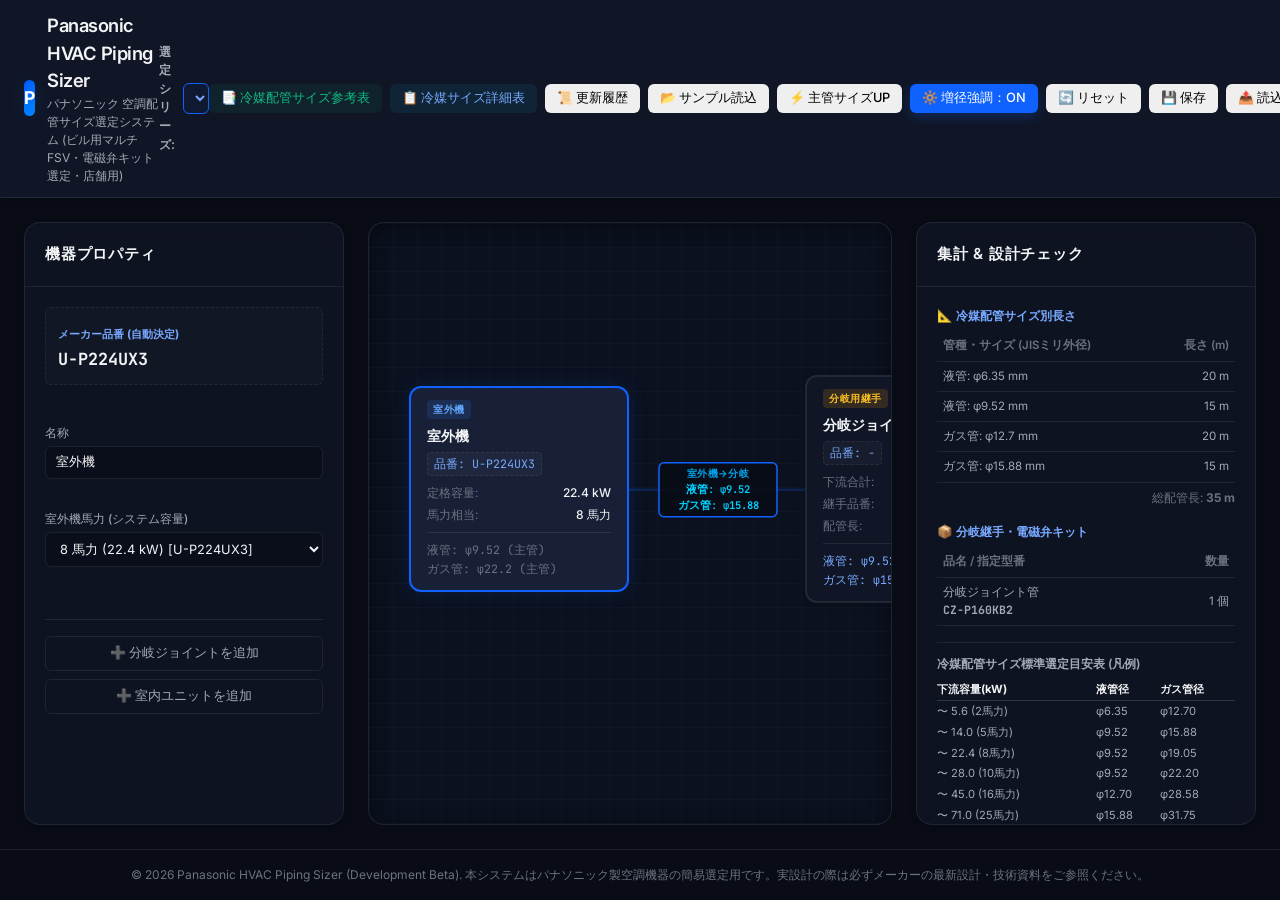
<file: refrigerant-sizer/panasonic-refrigerant-sizer/index.html>
<!DOCTYPE html>
<html lang="ja">
<head>
    <meta charset="UTF-8">
    <meta name="viewport" content="width=device-width, initial-scale=1.0">
    <title>Panasonic HVAC Piping Sizer - パナソニック 配管選定</title>
    <meta name="description" content="パナソニックのビル用マルチ（FSVシリーズ）・電磁弁キット（冷暖フリー）に対応した冷媒配管サイズ自動選定シミュレーター。">
    <link rel="stylesheet" href="css/styles.css">
    <link rel="preconnect" href="https://fonts.googleapis.com">
    <link rel="preconnect" href="https://fonts.gstatic.com" crossorigin>
    <style>
        @media print {
            @page { size: A4 landscape; margin: 8mm; }
            body { background: #ffffff !important; color: #000000 !important; font-size: 10pt; }
            header, .sidebar:first-of-type, .header-actions, .add-node-bar, #delete-node-btn { display: none !important; }
            main { display: block !important; grid-template-columns: 1fr !important; gap: 0 !important; padding: 0 !important; height: auto !important; overflow: visible !important; }
            .canvas-container { border: none !important; background: none !important; box-shadow: none !important; height: auto !important; overflow: visible !important; padding: 1rem 0 !important; }
            .canvas-container::before { display: none !important; }
            .node-card { background: #f8fafc !important; border: 2px solid #cbd5e1 !important; color: #0f172a !important; box-shadow: none !important; }
            .type-outdoor { background: #e0f2fe !important; color: #0369a1 !important; }
            .type-branch { background: #fef3c7 !important; color: #b45309 !important; }
            .type-indoor { background: #dcfce7 !important; color: #15803d !important; }
            .sidebar:last-of-type { border: none !important; background: none !important; box-shadow: none !important; margin-top: 2cm !important; height: auto !important; overflow: visible !important; }
            .pipe-label-bg { fill: #ffffff !important; stroke: #0284c7 !important; }
            .pipe-label-text { fill: #0f172a !important; font-weight: 700 !important; }
        }
    </style>
</head>
<body>
    <!-- Header -->
    <header>
        <div class="logo-container">
            <div class="logo-badge" style="background: linear-gradient(135deg, #005aff, #0088ff);">P</div>
            <div class="logo-text">
                <h1>Panasonic HVAC Piping Sizer</h1>
                <p>パナソニック 空調配管サイズ選定システム (ビル用マルチ FSV・電磁弁キット選定・店舗用)</p>
            </div>
        </div>
        
        <div style="display:flex; align-items:center; gap:8px;">
            <label for="series-select" style="font-size:0.775rem; font-weight:600; color:var(--text-secondary);">選定シリーズ:</label>
            <select id="series-select" class="form-select" style="padding:6px 12px; font-weight:600; border-color:var(--color-primary); color:var(--color-secondary); background:rgba(0,90,255,0.06); cursor:pointer;">
                <option value="fsv_ux3">ビル用マルチ UX3シリーズ (冷暖切換)</option>
                <option value="fsv_uxe3">冷暖フリービル用マルチ UXE3シリーズ（3管式・電磁弁キット）</option>
                <option value="office_pack">店舗・オフィス用カスタムマルチ</option>
            </select>
        </div>

        <div class="header-actions">
            <button class="btn" id="btn-master-pipesize" style="border-color:#10b981; color:#10b981; background:rgba(16,185,129,0.08);" title="計算エンジンに登録された冷媒配管サイズの参考表を表示します">
                <span>📑 冷媒配管サイズ参考表</span>
            </button>
            <button class="btn" id="btn-show-pipesize" style="border-color:var(--color-primary); color:var(--color-secondary); background:rgba(0,210,255,0.08);" title="道中を含むすべての冷媒配管サイズ表を表示します">
                <span>📋 冷媒サイズ詳細表</span>
            </button>
            <button class="btn" id="btn-history" title="仕様や品番の変更履歴を確認します">
                <span>📜 更新履歴</span>
            </button>
            <button class="btn" id="btn-load-sample" title="標準的な系統サンプルを読み込みます">
                <span>📂 サンプル読込</span>
            </button>
            <button class="btn" id="btn-force-sizeup" title="最遠配管実長に関わらず、主管サイズアップを強制適用します">
                <span>⚡ 主管サイズUP</span>
            </button>
            <button class="btn" id="btn-sizeup-highlight" title="増径した配管の強調表示を切り替えます（UXE3：長配管条件＊2・＊3／その他シリーズ：手動サイズアップ）"><span>🔆 増径強調：ON</span></button>
            <button class="btn" id="btn-reset" title="系統図を初期状態にリセットします">
                <span>🔄 リセット</span>
            </button>
            <button class="btn" id="btn-export" title="現在の設計データをJSONファイルとして保存します">
                <span>💾 保存</span>
            </button>
            <button class="btn" id="btn-import" title="保存したJSONファイルを読み込んで復元します">
                <span>📤 読込</span>
            </button>
            <button class="btn btn-primary" id="btn-print" title="印刷またはPDFとして出力します">
                <span>🖨️ PDF/印刷出力</span>
            </button>
        </div>
    </header>

    <!-- Main Workspace (ダイキンと完全同一の3カラムレイアウト) -->
    <main>
        <!-- Left Sidebar: Property Editor & Config -->
        <aside class="sidebar">
            <div class="sidebar-header">
                <h2>機器プロパティ</h2>
            </div>
            <div class="sidebar-content" id="property-editor">
                <!-- Dynamic injected by ui.js -->
                <div style="color: var(--text-muted); font-size: 0.85rem; text-align: center; margin-top: 2rem;">
                    系統図内の機器をクリックして、プロパティを編集します。
                </div>
            </div>
        </aside>

        <!-- Center: Interactive Tree Diagram Canvas -->
        <section class="canvas-container" id="tree-canvas">
            <svg id="connection-svg" class="connection-svg"></svg>
            <!-- Dynamic tree gets injected here -->
        </section>

        <!-- Right Sidebar: Diagnostics & BOM Summary -->
        <aside class="sidebar">
            <div class="sidebar-header">
                <h2>集計 &amp; 設計チェック</h2>
            </div>
            <div class="sidebar-content">
                <!-- Real-time calculation summary -->
                <div id="totals-panel">
                    <!-- Dynamic injected by ui.js -->
                </div>
                
                <!-- Active design validation feedback -->
                <div style="margin-top: 1rem; border-top: 1px solid var(--border-color); padding-top: 1rem;">
                    <div style="font-size:0.8rem; font-weight:600; text-transform:uppercase; color:var(--text-secondary); margin-bottom:8px;">設計診断</div>
                    <div id="warning-panel">
                        <!-- Dynamic injected by ui.js -->
                    </div>
                </div>
            </div>
        </aside>
    </main>

    <!-- Footer -->
    <footer>
        <p>&copy; 2026 Panasonic HVAC Piping Sizer (Development Beta). 本システムはパナソニック製空調機器の簡易選定用です。実設計の際は必ずメーカーの最新設計・技術資料をご参照ください。</p>
    </footer>

    <!-- 更新履歴モーダル -->
    <div class="modal-overlay" id="history-modal-overlay">
        <div class="modal-window" style="max-width: 660px; width: 94%;">
            <div class="modal-header">
                <span class="modal-title">📜 仕様・品番 更新履歴 (パナソニック)</span>
                <button class="modal-close" id="history-modal-close" aria-label="閉じる">×</button>
            </div>
            <div class="modal-body" style="max-height: 65vh; overflow-y: auto; padding: 1.5rem;">
                <div id="history-check-status" style="font-size:0.78rem; color:var(--text-secondary); margin-bottom:1rem; padding:8px 12px; background:rgba(0,90,255,0.06); border-radius:var(--radius-sm); border:1px solid rgba(0,90,255,0.12);"></div>
                <div id="history-list-container">
                    <!-- Dynamic injected by ui.js -->
                </div>
            </div>
            <div class="modal-footer" style="justify-content: space-between; align-items: center;">
                <button class="btn" id="btn-force-spec-check" title="今すぐ最新仕様をチェックします" style="font-size:0.8rem;">🔍 今すぐチェック</button>
                <button class="btn btn-primary" id="history-modal-ok">閉じる</button>
            </div>
        </div>
    </div>

    <!-- 設計診断エラー・警告 対処方法提案モーダル -->
    <div class="modal-overlay" id="fix-modal-overlay">
        <div class="modal-window" style="max-width: 580px; width: 92%;">
            <div class="modal-header" style="border-bottom: 1px solid rgba(239, 68, 68, 0.3); background: rgba(239, 68, 68, 0.06);">
                <span class="modal-title" style="color: var(--color-danger); font-weight:700;">⚠️ 設計診断・推奨対処案の適用</span>
                <button class="modal-close" id="fix-modal-close" aria-label="閉じる">×</button>
            </div>
            <div class="modal-body" style="padding: 1.25rem;">
                <div id="fix-modal-error-text" style="font-size:0.875rem; color:var(--text-primary); font-weight:600; padding:10px 14px; background:rgba(239,68,68,0.1); border-left:4px solid var(--color-danger); border-radius:4px; margin-bottom:12px;"></div>
                <div style="font-size:0.8rem; color:var(--text-secondary); margin-bottom:6px;">【システム提示の最適対処方法】</div>
                <div id="fix-modal-suggestion-text" style="font-size:0.85rem; color:var(--color-secondary); font-weight:500; padding:12px; background:rgba(0,210,255,0.06); border:1px solid rgba(0,210,255,0.2); border-radius:var(--radius-sm); line-height:1.5;"></div>
                <div style="font-size:0.75rem; color:var(--text-muted); margin-top:10px;">「OK (対処方法を反映)」を選択すると、上記の変更が系統設計・配管選定へ即座に反映されます。</div>
            </div>
            <div class="modal-footer" style="gap:10px;">
                <button class="btn" id="fix-modal-cancel">キャンセル</button>
                <button class="btn btn-primary" id="fix-modal-ok" style="background:linear-gradient(135deg, var(--color-success), #059669); color:white;">OK (対処方法を反映)</button>
            </div>
        </div>
    </div>

    <!-- 全区間冷媒サイズ詳細表 モーダル -->
    <div class="modal-overlay" id="pipesize-modal-overlay">
        <div class="modal-window" style="max-width: 820px; width: 95%;">
            <div class="modal-header">
                <span class="modal-title">📋 システム全区間 冷媒配管サイズ詳細表</span>
                <button class="modal-close" id="pipesize-modal-close" aria-label="閉じる">×</button>
            </div>
            <div class="modal-body" style="max-height: 70vh; overflow-y: auto; padding: 1.25rem;">
                <div style="display:flex; justify-content:space-between; align-items:center; background:rgba(0,90,255,0.08); padding:10px 16px; border-radius:var(--radius-md); border:1px solid rgba(0,90,255,0.2); margin-bottom:12px;">
                    <div>
                        <div style="font-size:0.875rem; font-weight:700; color:var(--text-primary);">主配管 (主管) サイズアップ設定</div>
                        <div style="font-size:0.75rem; color:var(--text-secondary);">最遠長90m以上または手動設定時の主管1サイズUPの有効/無効を切り替えます</div>
                    </div>
                    <div class="toggle-switch-container">
                        <span style="font-size:0.775rem; font-weight:600;" id="sizeup-toggle-label">標準サイズ</span>
                        <label class="switch">
                            <input type="checkbox" id="pipesize-modal-sizeup-toggle">
                            <span class="slider"></span>
                        </label>
                    </div>
                </div>
                <div id="pipesize-table-container"></div>
            </div>
            <div class="modal-footer">
                <button class="btn btn-primary" id="pipesize-modal-ok">閉じる</button>
            </div>
        </div>
    </div>

    <!-- 冷媒配管サイズ参考表 モーダル -->
    <div class="modal-overlay" id="master-pipesize-modal-overlay">
        <div class="modal-window" style="max-width: 1100px; width: 96%;">
            <div class="modal-header" style="background: linear-gradient(135deg, rgba(16, 185, 129, 0.1), rgba(6, 95, 70, 0.05)); border-bottom: 1px solid rgba(16, 185, 129, 0.25);">
                <div style="display:flex; align-items:center; gap:10px;">
                    <span style="font-size:1.4rem;">📑</span>
                    <div>
                        <span class="modal-title" style="color:#10b981; font-weight:700;">冷媒配管サイズ参考表（計算エンジン登録値）</span>
                        <div style="font-size:0.75rem; color:var(--text-secondary); margin-top:2px;">現在の計算エンジンに登録された標準選定サイズの参考一覧（メーカー正式設計表ではありません）</div>
                    </div>
                </div>
                <button class="modal-close" id="master-pipesize-modal-close" aria-label="閉じる">×</button>
            </div>
            <div class="modal-body" style="max-height: 75vh; overflow-y: auto; padding: 1.25rem;">
                <div style="display:flex; gap:8px; margin-bottom:1rem; border-bottom:1px solid var(--border-color); padding-bottom:8px;">
                    <button class="btn" id="tab-master-switch" style="font-weight:700; padding:6px 16px; border-radius:var(--radius-sm); border:1px solid #10b981; background:rgba(16,185,129,0.15); color:#10b981;">
                        冷暖切替 UX3 (2管式)
                    </button>
                    <button class="btn" id="tab-master-free" style="font-weight:700; padding:6px 16px; border-radius:var(--radius-sm); border:1px solid var(--border-color); background:rgba(255,255,255,0.03); color:var(--text-secondary);">
                        冷暖フリー UXE3 (3管式・電磁弁キット)
                    </button>
                </div>
                <div id="master-pipesize-table-container">
                    <!-- Dynamic injected by ui.js -->
                </div>
            </div>
            <div class="modal-footer" style="justify-content: flex-end;">
                <button class="btn btn-primary" id="master-pipesize-modal-ok">閉じる</button>
            </div>
        </div>
    </div>

    <!-- App Engine and Controller Scripts -->
    <script src="js/engine.js"></script>
    <script src="js/ui.js"></script>
    <script src="js/app.js"></script>
</body>
</html>
</file>
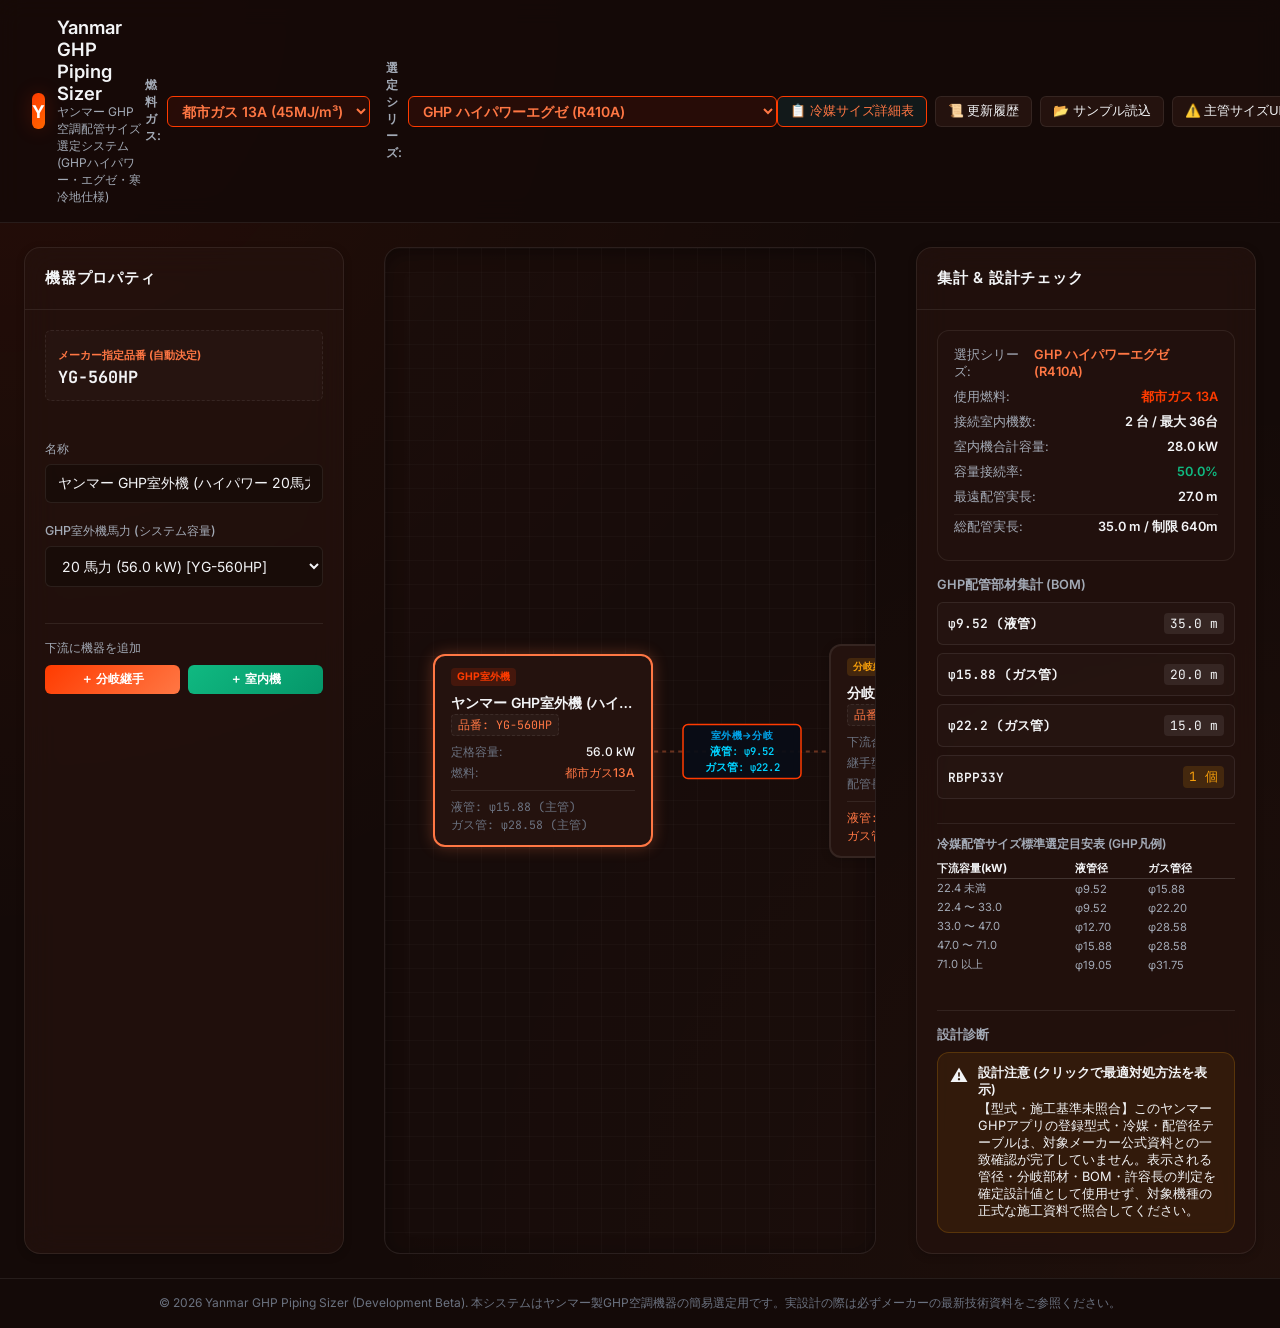
<file: refrigerant-sizer/yanmar-ghp-refrigerant-sizer/index.html>
<!DOCTYPE html>
<html lang="ja">
<head>
    <meta charset="UTF-8">
    <meta name="viewport" content="width=device-width, initial-scale=1.0">
    <title>Yanmar GHP Piping Sizer - ヤンマー GHP配管サイズ選定システム</title>
    <meta name="description" content="ヤンマー製ガスヒートポンプ（GHP）空調システムに対応した冷媒配管サイズ選定・BOM集計シミュレーター。">
    <link rel="stylesheet" href="css/styles.css">
    <style>
        @media print {
            @page {
                size: A4 landscape;
                margin: 8mm;
            }
            body {
                background: #ffffff !important;
                color: #000000 !important;
                font-size: 10pt;
            }
            header, .sidebar:first-of-type, .header-actions, .add-node-bar, #delete-node-btn {
                display: none !important;
            }
            main {
                display: block !important;
                grid-template-columns: 1fr !important;
                gap: 0 !important;
                padding: 0 !important;
                height: auto !important;
                overflow: visible !important;
            }
            .canvas-container {
                border: none !important;
                background: none !important;
                box-shadow: none !important;
                height: auto !important;
                overflow: visible !important;
                padding: 1rem 0 !important;
            }
            .canvas-container::before {
                display: none !important;
            }
            .node-card {
                background: #f8fafc !important;
                border: 2px solid #cbd5e1 !important;
                color: #0f172a !important;
                box-shadow: none !important;
            }
            .type-outdoor { background: #e0f2fe !important; color: #0369a1 !important; }
            .type-branch { background: #fef3c7 !important; color: #b45309 !important; }
            .type-indoor { background: #dcfce7 !important; color: #15803d !important; }
            .sidebar:last-of-type {
                border: none !important;
                background: none !important;
                box-shadow: none !important;
                margin-top: 2cm !important;
                height: auto !important;
                overflow: visible !important;
            }
            .pipe-summary-item {
                background: #f8fafc !important;
                border: 1px solid #e2e8f0 !important;
                color: #0f172a !important;
            }
            .pipe-length-badge {
                background: #e2e8f0 !important;
                color: #0f172a !important;
            }
            /* 未照合・設計上の警告を印刷物にも残す */
            #warning-panel, #warning-panel .alert-card {
                display: block !important;
                visibility: visible !important;
                color: #7f1d1d !important;
                background: #fff7ed !important;
                border: 1px solid #9a3412 !important;
                break-inside: avoid;
                page-break-inside: avoid;
            }
            #warning-panel .alert-desc {
                color: #7f1d1d !important;
            }
            .pipe-label-bg {
                fill: #ffffff !important;
                stroke: #0284c7 !important;
            }
            .pipe-label-text {
                fill: #0f172a !important;
                font-weight: 700 !important;
            }
        }
    </style>
</head>
<body>

    <!-- Header Section -->
    <header>
        <div class="logo-container">
            <div class="logo-badge" style="background: linear-gradient(135deg, #ff3b00, #ff6600);">Y</div>
            <div class="logo-text">
                <h1>Yanmar GHP Piping Sizer</h1>
                <p>ヤンマー GHP空調配管サイズ選定システム (GHPハイパワー・エグゼ・寒冷地仕様)</p>
            </div>
        </div>
        
        <!-- Target series & Gas type selector dropdown -->
        <div style="display:flex; align-items:center; gap:16px;">
            <div style="display:flex; align-items:center; gap:6px;">
                <label for="gas-type-select" style="font-size:0.775rem; font-weight:600; color:var(--text-secondary);">燃料ガス:</label>
                <select id="gas-type-select" class="form-select" style="padding:5px 10px; font-weight:600; border-color:var(--color-primary); color:var(--color-secondary); background:rgba(255,59,0,0.08); cursor:pointer;">
                    <option value="city_gas_13a">都市ガス 13A (45MJ/m³)</option>
                    <option value="lpg">LPガス (プロパン)</option>
                </select>
            </div>
            <div style="display:flex; align-items:center; gap:6px;">
                <label for="series-select" style="font-size:0.775rem; font-weight:600; color:var(--text-secondary);">選定シリーズ:</label>
                <select id="series-select" class="form-select" style="padding:5px 10px; font-weight:600; border-color:var(--color-primary); color:var(--color-secondary); background:rgba(255,59,0,0.08); cursor:pointer;">
                    <option value="yanmar_ghp_highpower">GHP ハイパワーエグゼ (R410A)</option>
                    <option value="yanmar_ghp_exe_captor">GHP エグゼキャプター (冷暖同時・HR仕様・3管式)</option>
                    <option value="yanmar_ghp_standard">GHP 標準マルチ (Jシリーズ)</option>
                    <option value="yanmar_ghp_chiller">GHP チラー / 寒冷地対応マルチ</option>
                </select>
            </div>
        </div>

        <div class="header-actions">
            <button class="btn" id="btn-show-pipesize" style="border-color:var(--color-primary); color:var(--color-secondary); background:rgba(0,210,255,0.08);" title="道中を含むすべての冷媒配管サイズ表を表示します">
                <span>📋 冷媒サイズ詳細表</span>
            </button>
            <button class="btn" id="btn-history" title="仕様や品番の変更履歴を確認します">
                <span>📜 更新履歴</span>
            </button>
            <button class="btn" id="btn-load-sample" title="標準的な系統サンプルを読み込みます">
                <span>📂 サンプル読込</span>
            </button>
            <button class="btn" id="btn-force-sizeup" disabled aria-disabled="true" title="安全対策のため一時停止中です。現在は配管径に反映されません。公式条件・対象区間・BOM連携の検証完了後に再実装します">
                <span>⚠️ 主管サイズUP（停止中）</span>
            </button>
            <button class="btn" id="btn-reset" title="系統図を初期状態にリセットします">
                <span>🔄 リセット</span>
            </button>
            <button class="btn" id="btn-export" title="現在の設計データをJSONファイルとして保存します">
                <span>💾 保存</span>
            </button>
            <button class="btn" id="btn-import" title="保存したJSONファイルを読み込んで復元します">
                <span>📤 読込</span>
            </button>
            <button class="btn btn-primary" id="btn-print" title="印刷またはPDFとして出力します">
                <span>🖨️ PDF/印刷出力</span>
            </button>
        </div>
    </header>

    <!-- Main Workspace -->
    <main>
        <aside class="sidebar">
            <div class="sidebar-header">
                <h2>機器プロパティ</h2>
            </div>
            <div class="sidebar-content" id="property-editor">
                <div style="color: var(--text-muted); font-size: 0.85rem; text-align: center; margin-top: 2rem;">
                    系統図内の機器をクリックして、プロパティを編集します。
                </div>
            </div>
        </aside>

        <section class="canvas-container" id="tree-canvas">
            <svg id="connection-svg" class="connection-svg"></svg>
        </section>

        <aside class="sidebar">
            <div class="sidebar-header">
                <h2>集計 & 設計チェック</h2>
            </div>
            <div class="sidebar-content">
                <div id="totals-panel"></div>
                <div style="margin-top: 1rem; border-top: 1px solid var(--border-color); padding-top: 1rem;">
                    <div style="font-size:0.8rem; font-weight:600; text-transform:uppercase; color:var(--text-secondary); margin-bottom:8px;">設計診断</div>
                    <div id="warning-panel"></div>
                </div>
            </div>
        </aside>
    </main>

    <footer>
        <p>&copy; 2026 Yanmar GHP Piping Sizer (Development Beta). 本システムはヤンマー製GHP空調機器の簡易選定用です。実設計の際は必ずメーカーの最新技術資料をご参照ください。</p>
    </footer>

    <!-- 更新履歴モーダル -->
    <div class="modal-overlay" id="history-modal-overlay">
        <div class="modal-window" style="max-width: 660px; width: 94%;">
            <div class="modal-header">
                <span class="modal-title">📜 仕様・品番 更新履歴 (ヤンマー GHP)</span>
                <button class="modal-close" id="history-modal-close" aria-label="閉じる">×</button>
            </div>
            <div class="modal-body" style="max-height: 65vh; overflow-y: auto; padding: 1.5rem;">
                <div id="history-check-status" style="font-size:0.78rem; color:var(--text-secondary); margin-bottom:1rem; padding:8px 12px; background:rgba(255,59,0,0.06); border-radius:var(--radius-sm); border:1px solid rgba(255,59,0,0.12);"></div>
                <div id="history-list-container"></div>
            </div>
            <div class="modal-footer" style="justify-content: space-between; align-items: center;">
                <button class="btn" id="btn-force-spec-check" style="font-size:0.8rem;">🔍 今すぐチェック</button>
                <button class="btn btn-primary" id="history-modal-ok">閉じる</button>
            </div>
        </div>
    </div>

    <!-- ④ 設計診断エラー・警告 対処方法提案モーダル -->
    <div class="modal-overlay" id="fix-modal-overlay">
        <div class="modal-window" style="max-width: 580px; width: 92%;">
            <div class="modal-header" style="border-bottom: 1px solid rgba(239, 68, 68, 0.3); background: rgba(239, 68, 68, 0.06);">
                <span class="modal-title" style="color: var(--color-danger); font-weight:700;">⚠️ 設計診断・推奨対処案の適用</span>
                <button class="modal-close" id="fix-modal-close" aria-label="閉じる">×</button>
            </div>
            <div class="modal-body" style="padding: 1.25rem;">
                <div id="fix-modal-error-text" style="font-size:0.875rem; color:var(--text-primary); font-weight:600; padding:10px 14px; background:rgba(239,68,68,0.1); border-left:4px solid var(--color-danger); border-radius:4px; margin-bottom:12px;"></div>
                <div style="font-size:0.8rem; color:var(--text-secondary); margin-bottom:6px;">【システム提示の最適対処方法】</div>
                <div id="fix-modal-suggestion-text" style="font-size:0.85rem; color:var(--color-secondary); font-weight:500; padding:12px; background:rgba(0,210,255,0.06); border:1px solid rgba(0,210,255,0.2); border-radius:var(--radius-sm); line-height:1.5;"></div>
                <div style="font-size:0.75rem; color:var(--text-muted); margin-top:10px;">「OK (対処方法を反映)」を選択すると、上記の変更が系統設計・配管選定へ即座に反映されます。</div>
            </div>
            <div class="modal-footer" style="gap:10px;">
                <button class="btn" id="fix-modal-cancel">キャンセル</button>
                <button class="btn btn-primary" id="fix-modal-ok" style="background:linear-gradient(135deg, var(--color-success), #059669); color:white;">OK (対処方法を反映)</button>
            </div>
        </div>
    </div>

    <!-- ⑤ 全区間冷媒サイズ詳細表 モーダル -->
    <div class="modal-overlay" id="pipesize-modal-overlay">
        <div class="modal-window" style="max-width: 820px; width: 95%;">
            <div class="modal-header">
                <span class="modal-title">📋 システム全区間 冷媒配管サイズ詳細表</span>
                <button class="modal-close" id="pipesize-modal-close" aria-label="閉じる">×</button>
            </div>
            <div class="modal-body" style="max-height: 70vh; overflow-y: auto; padding: 1.25rem;">
                <div style="display:flex; justify-content:space-between; align-items:center; background:rgba(0,162,232,0.08); padding:10px 16px; border-radius:var(--radius-md); border:1px solid rgba(0,162,232,0.2); margin-bottom:12px;">
                    <div>
                        <div style="font-size:0.875rem; font-weight:700; color:var(--text-primary);">主配管 (主管) サイズアップ設定</div>
                        <div style="font-size:0.75rem; color:var(--text-secondary);">安全対策のためサイズアップは一時停止中です。切替操作をしても配管径・BOMには反映されません。メーカー公式条件と対象区間の検証完了後に再実装します。</div>
                    </div>
                    <div class="toggle-switch-container">
                        <span style="font-size:0.775rem; font-weight:600;" id="sizeup-toggle-label">標準サイズ</span>
                        <label class="switch">
                            <input type="checkbox" id="pipesize-modal-sizeup-toggle">
                            <span class="slider"></span>
                        </label>
                    </div>
                </div>
                <div id="pipesize-table-container"></div>
            </div>
            <div class="modal-footer">
                <button class="btn btn-primary" id="pipesize-modal-ok">閉じる</button>
            </div>
        </div>
    </div>

    <script src="js/engine.js"></script>
    <script src="js/ui.js"></script>
    <script src="js/app.js"></script>
</body>
</html>
</file>
<file: refrigerant-sizer/aisin-ghp-refrigerant-sizer/css/styles.css>
﻿/* ==========================================================================
   Design System & Styling: Aisin GHP Refrigerant Sizer
   ========================================================================== */

@import url('https://fonts.googleapis.com/css2?family=Inter:wght@300;400;500;600;700&family=JetBrains+Mono:wght@400;500&display=swap');

:root {
    --bg-base: #081210;
    --bg-surface: rgba(16, 32, 28, 0.75);
    --bg-surface-solid: #10201c;
    --bg-surface-hover: rgba(24, 46, 40, 0.85);
    --border-color: rgba(255, 255, 255, 0.08);
    --border-focus: #00e6b8;
    
    --color-primary: #00b48f;
    --color-primary-glow: rgba(0, 180, 143, 0.3);
    --color-secondary: #00e6b8;
    --color-success: #10b981;
    --color-warning: #f59e0b;
    --color-danger: #ef4444;
    
    --text-primary: #f3f4f6;
    --text-secondary: #9ca3af;
    --text-muted: #6b7280;
    
    --radius-sm: 6px;
    --radius-md: 12px;
    --radius-lg: 16px;
    --transition-fast: 0.15s ease;
    --transition-normal: 0.25s ease;
    
    --font-sans: 'Inter', -apple-system, BlinkMacSystemFont, "Segoe UI", Roboto, sans-serif;
    --font-mono: 'JetBrains Mono', monospace;
    
    --shadow-sm: 0 2px 8px rgba(0, 0, 0, 0.2);
    --shadow-md: 0 8px 32px rgba(0, 0, 0, 0.45);
    --shadow-glow: 0 0 20px rgba(0, 180, 143, 0.2);
}

* { box-sizing: border-box; margin: 0; padding: 0; }

body {
    font-family: var(--font-sans);
    background-color: var(--bg-base);
    background-image: 
        radial-gradient(at 0% 0%, rgba(0, 180, 143, 0.08) 0px, transparent 50%),
        radial-gradient(at 100% 100%, rgba(0, 230, 184, 0.05) 0px, transparent 50%);
    color: var(--text-primary);
    min-height: 100vh;
    display: flex;
    flex-direction: column;
    overflow-x: hidden;
}

header {
    background: rgba(8, 18, 16, 0.85);
    backdrop-filter: blur(12px);
    border-bottom: 1px solid var(--border-color);
    padding: 1rem 2rem;
    position: sticky;
    top: 0;
    z-index: 100;
    display: flex;
    justify-content: space-between;
    align-items: center;
}

.logo-container { display: flex; align-items: center; gap: 12px; }

.logo-badge {
    width: 36px;
    height: 36px;
    border-radius: var(--radius-sm);
    display: flex;
    align-items: center;
    justify-content: center;
    font-weight: 700;
    color: #fff;
    font-size: 1.1rem;
    box-shadow: var(--shadow-glow);
}

.logo-text h1 { font-size: 1.15rem; font-weight: 600; color: var(--text-primary); }
.logo-text p { font-size: 0.75rem; color: var(--text-secondary); }

.header-actions {
    display: flex;
    align-items: center;
    gap: 8px;
    flex-wrap: nowrap;
    flex-shrink: 0;
}

.btn {
    display: inline-flex;
    align-items: center;
    justify-content: center;
    gap: 6px;
    background: var(--bg-surface-solid);
    border: 1px solid var(--border-color);
    color: var(--text-primary);
    padding: 6px 12px;
    border-radius: var(--radius-sm);
    font-size: 0.8rem;
    font-weight: 500;
    cursor: pointer;
    white-space: nowrap;
    transition: var(--transition-fast);
}
.btn span {
    white-space: nowrap;
}

.btn:hover { background: var(--bg-surface-hover); border-color: var(--text-secondary); }
.btn-primary { background: linear-gradient(135deg, var(--color-primary), var(--color-secondary)); border: none; color: #081210; font-weight: 600; }
.btn-primary:hover { filter: brightness(1.1); box-shadow: var(--shadow-glow); }
.btn-danger { background: rgba(239, 68, 68, 0.2); border-color: rgba(239, 68, 68, 0.4); color: #fca5a5; }

main {
    flex: 1;
    display: grid;
    grid-template-columns: 320px 1fr 340px;
    gap: 2.5rem;
    padding: 1.5rem;
    height: calc(100vh - 70px);
    overflow: hidden;
}

.sidebar {
    background: var(--bg-surface);
    backdrop-filter: blur(16px);
    border: 1px solid var(--border-color);
    border-radius: var(--radius-lg);
    display: flex;
    flex-direction: column;
    overflow: hidden;
    box-shadow: var(--shadow-sm);
}

.sidebar-header {
    padding: 1.25rem;
    border-bottom: 1px solid var(--border-color);
}
.sidebar-header h2 { font-size: 0.95rem; font-weight: 600; text-transform: uppercase; letter-spacing: 0.05em; }

.sidebar-content {
    flex: 1;
    overflow-y: auto;
    padding: 1.25rem;
    display: flex;
    flex-direction: column;
    gap: 1.25rem;
}

.form-group { display: flex; flex-direction: column; gap: 6px; }
.form-group label { font-size: 0.775rem; font-weight: 500; color: var(--text-secondary); }

.form-select, .form-input {
    background: rgba(8, 18, 16, 0.6);
    border: 1px solid var(--border-color);
    color: var(--text-primary);
    padding: 10px 12px;
    border-radius: var(--radius-sm);
    font-size: 0.875rem;
    outline: none;
    transition: var(--transition-fast);
    font-family: var(--font-sans);
}

.form-select:focus, .form-input:focus { border-color: var(--border-focus); box-shadow: 0 0 0 2px rgba(0, 230, 184, 0.15); }

/* Canvas Container Horizontal Tree */
.canvas-container {
    background: rgba(12, 24, 21, 0.5);
    border: 1px solid var(--border-color);
    border-radius: var(--radius-lg);
    position: relative;
    overflow: auto;
    display: flex;
    justify-content: flex-start;
    align-items: center;
    padding: 3rem;
    box-shadow: inset 0 4px 20px rgba(0,0,0,0.4);
}

.canvas-container::before {
    content: '';
    position: absolute;
    top: 0; left: 0; right: 0; bottom: 0;
    background-size: 24px 24px;
    background-image: 
        linear-gradient(to right, rgba(255, 255, 255, 0.02) 1px, transparent 1px),
        linear-gradient(to bottom, rgba(255, 255, 255, 0.02) 1px, transparent 1px);
    pointer-events: none;
    z-index: 0;
}

.config-card {
    background: rgba(16, 32, 28, 0.5);
    border: 1px solid var(--border-color);
    border-radius: var(--radius-md);
    padding: 1rem;
}
.config-row { display: flex; justify-content: space-between; margin-bottom: 0.5rem; font-size: 0.8rem; }
.config-label { color: var(--text-secondary); }
.config-value { font-weight: 600; color: var(--text-primary); }

.tree-wrapper { position: relative; z-index: 1; display: flex; align-items: center; user-select: none; }
.tree-node-container { display: flex; flex-direction: row; align-items: center; }

.node-card {
    background: var(--bg-surface-solid);
    border: 2px solid var(--border-color);
    border-radius: var(--radius-md);
    padding: 12px 16px;
    width: 220px;
    position: relative;
    box-shadow: var(--shadow-sm);
    transition: var(--transition-normal);
    cursor: pointer;
}
.node-card:hover { border-color: var(--color-primary); transform: translateY(-2px); box-shadow: 0 4px 12px rgba(0, 180, 143, 0.15); }
.node-card.active { border-color: var(--color-secondary); box-shadow: 0 0 15px rgba(0, 230, 184, 0.3); }

.node-header { display: flex; justify-content: space-between; align-items: center; margin-bottom: 8px; }
.node-type { font-size: 0.65rem; font-weight: 700; text-transform: uppercase; padding: 2px 6px; border-radius: 4px; }

.type-outdoor { background: rgba(0, 180, 143, 0.15); color: var(--color-primary); }
.type-branch { background: rgba(245, 158, 11, 0.15); color: var(--color-warning); }
.type-indoor { background: rgba(16, 185, 129, 0.15); color: var(--color-success); }

.node-title { font-size: 0.875rem; font-weight: 600; white-space: nowrap; overflow: hidden; text-overflow: ellipsis; }
.node-specs { font-size: 0.75rem; color: var(--text-secondary); display: flex; flex-direction: column; gap: 4px; }
.spec-item { display: flex; justify-content: space-between; }
.spec-lbl { color: var(--text-muted); }
.spec-val { font-weight: 500; color: var(--text-primary); }

.pipe-result-badge {
    margin-top: 8px; padding-top: 8px; border-top: 1px solid var(--border-color);
    font-size: 0.725rem; font-family: var(--font-mono); color: var(--color-secondary);
    display: flex; flex-direction: column; gap: 2px;
}

.children-container { display: flex; flex-direction: column; justify-content: center; gap: 2.5rem; margin-left: 11rem; position: relative; }
.connection-svg { position: absolute; top: 0; left: 0; pointer-events: none; z-index: 0; }

.pipe-summary-item {
    background: rgba(255, 255, 255, 0.02);
    border: 1px solid var(--border-color);
    border-radius: var(--radius-sm);
    padding: 10px; font-size: 0.8rem;
    display: flex; justify-content: space-between; align-items: center;
}
.pipe-size-label { font-family: var(--font-mono); font-weight: 600; }
.pipe-length-badge { background: rgba(255, 255, 255, 0.08); padding: 2px 6px; border-radius: 4px; font-family: var(--font-mono); }

.alert-card {
    background: rgba(239, 68, 68, 0.08); border: 1px solid rgba(239, 68, 68, 0.2);
    border-radius: var(--radius-md); padding: 12px; display: flex; gap: 10px; font-size: 0.8rem;
}
.alert-card.warning { background: rgba(245, 158, 11, 0.08); border-color: rgba(245, 158, 11, 0.2); }
.alert-card.success { background: rgba(16, 185, 129, 0.08); border-color: rgba(16, 185, 129, 0.2); }
.alert-icon { font-size: 1.1rem; flex-shrink: 0; }
.alert-title { font-weight: 600; margin-bottom: 2px; }

/* Modal Window styles */
.modal-overlay {
    position: fixed; top: 0; left: 0; right: 0; bottom: 0;
    background: rgba(0, 0, 0, 0.7); backdrop-filter: blur(4px);
    display: flex; align-items: center; justify-content: center;
    z-index: 1000; opacity: 0; pointer-events: none; transition: opacity var(--transition-normal);
}
.modal-overlay.active { opacity: 1; pointer-events: all; }
.modal-window {
    background: var(--bg-surface-solid); border: 1px solid var(--border-color);
    border-radius: var(--radius-lg); width: 90%; max-width: 500px; box-shadow: var(--shadow-md); overflow: hidden;
}
.modal-header { padding: 1.25rem; border-bottom: 1px solid var(--border-color); display: flex; justify-content: space-between; align-items: center; }
.modal-title { font-size: 1rem; font-weight: 600; }
.modal-close { background: none; border: none; color: var(--text-secondary); font-size: 1.5rem; cursor: pointer; }
.modal-body { padding: 1.5rem; display: flex; flex-direction: column; gap: 1rem; }
.modal-footer { padding: 1rem 1.5rem; border-top: 1px solid var(--border-color); display: flex; justify-content: flex-end; gap: 12px; }

footer { text-align: center; padding: 1rem; font-size: 0.75rem; color: var(--text-muted); border-top: 1px solid var(--border-color); background: var(--bg-base); }

/* Node Card Error Blink Animation */
@keyframes errorBlinkAnimation {
    0%, 100% {
        border-color: var(--color-danger);
        box-shadow: 0 0 25px rgba(239, 68, 68, 0.9);
        transform: scale(1.03);
    }
    50% {
        border-color: rgba(239, 68, 68, 0.3);
        box-shadow: 0 0 5px rgba(239, 68, 68, 0.2);
        transform: scale(1);
    }
}
.node-card.error-blink {
    animation: errorBlinkAnimation 0.6s ease-in-out 5;
    z-index: 10;
}

.alert-card.clickable {
    cursor: pointer;
    transition: transform 0.15s ease, box-shadow 0.15s ease;
}
.alert-card.clickable:hover {
    transform: translateY(-2px);
    box-shadow: 0 4px 12px rgba(239, 68, 68, 0.2);
}

/* SVG Line Pipe Label Text */
.pipe-label-bg {
    fill: rgba(8, 12, 22, 0.92);
    stroke: var(--color-primary);
    stroke-width: 1.5px;
}
.pipe-label-header {
    fill: #00a2e8;
    font-size: 10px;
    font-family: var(--font-sans);
    font-weight: 700;
    text-anchor: middle;
    dominant-baseline: auto;
    letter-spacing: 0.03em;
    text-transform: uppercase;
}
.pipe-label-text {
    fill: #00d2ff;
    font-size: 10.5px;
    font-family: var(--font-mono);
    font-weight: 600;
    text-anchor: middle;
    dominant-baseline: auto;
}
</file>
<file: refrigerant-sizer/carrier-refrigerant-sizer/css/styles.css>
/* ==========================================================================
   Design System & Styling: Carrier Refrigerant Sizer
   ========================================================================== */

/* Google Fonts Import */
@import url('https://fonts.googleapis.com/css2?family=Inter:wght@300;400;500;600;700&family=JetBrains+Mono:wght@400;500&display=swap');

:root {
    /* Color Palette (Carrier Amber-Orange / Dark Theme Harmony) */
    --bg-base: #0c0d14;
    --bg-surface: rgba(22, 24, 38, 0.75);
    --bg-surface-solid: #161826;
    --bg-surface-hover: rgba(32, 35, 56, 0.85);
    --border-color: rgba(255, 255, 255, 0.08);
    --border-focus: #f59e0b; /* Amber/Orange accent */
    
    --color-primary: #f57c00; /* Carrier Orange */
    --color-primary-glow: rgba(245, 124, 0, 0.3);
    --color-secondary: #ffb74d;
    --color-success: #10b981;
    --color-success-glow: rgba(16, 185, 129, 0.2);
    --color-warning: #f59e0b;
    --color-danger: #ef4444;
    --color-danger-glow: rgba(239, 68, 68, 0.2);
    
    --text-primary: #f3f4f6;
    --text-secondary: #a3aab6;
    --text-muted: #6b7280;
    
    /* Layout Constants */
    --radius-sm: 6px;
    --radius-md: 12px;
    --radius-lg: 16px;
    --transition-fast: 0.15s ease;
    --transition-normal: 0.25s ease;
    
    /* Font Families */
    --font-sans: 'Inter', -apple-system, BlinkMacSystemFont, "Segoe UI", Roboto, sans-serif;
    --font-mono: 'JetBrains Mono', monospace;
    
    --shadow-sm: 0 2px 8px rgba(0, 0, 0, 0.2);
    --shadow-md: 0 8px 32px rgba(0, 0, 0, 0.45);
    --shadow-glow: 0 0 20px rgba(245, 124, 0, 0.15);
}

/* Base Reset & Styles */
* {
    box-sizing: border-box;
    margin: 0;
    padding: 0;
}

body {
    background-color: var(--bg-base);
    color: var(--text-primary);
    font-family: var(--font-sans);
    line-height: 1.5;
    height: 100vh;
    display: flex;
    flex-direction: column;
    overflow: hidden;
}

/* Header */
header {
    background: var(--bg-surface-solid);
    border-bottom: 1px solid var(--border-color);
    padding: 0.75rem 1.5rem;
    display: flex;
    justify-content: space-between;
    align-items: center;
    box-shadow: var(--shadow-sm);
    z-index: 100;
}

.logo-container {
    display: flex;
    align-items: center;
    gap: 12px;
}

.logo-badge {
    background: linear-gradient(135deg, var(--color-primary), var(--color-secondary));
    width: 36px;
    height: 36px;
    border-radius: var(--radius-sm);
    display: flex;
    align-items: center;
    justify-content: center;
    font-weight: 700;
    color: #fff;
    font-size: 1.1rem;
    box-shadow: var(--shadow-glow);
}

.logo-text h1 {
    font-size: 1.15rem;
    font-weight: 600;
    letter-spacing: -0.025em;
    color: var(--text-primary);
}

.logo-text p {
    font-size: 0.75rem;
    color: var(--text-secondary);
}

.header-actions {
    display: flex;
    align-items: center;
    gap: 8px;
    flex-wrap: nowrap;
    flex-shrink: 0;
}

.menu-bar {
    display: flex;
    align-items: center;
    gap: 8px;
    flex-wrap: nowrap;
}

.menu-bar .btn, .header-actions .btn {
    white-space: nowrap;
    font-size: 0.8rem;
    padding: 6px 12px;
}
.menu-bar .btn span, .header-actions .btn span {
    white-space: nowrap;
}

.tree-children {
    display: flex;
    flex-direction: column;
    justify-content: center;
    gap: 2.5rem;
    margin-left: 11rem;
    position: relative;
}

/* Node Card Error Blink Animation */
@keyframes errorBlinkAnimation {
    0%, 100% {
        border-color: var(--color-danger);
        box-shadow: 0 0 25px rgba(239, 68, 68, 0.9);
        transform: scale(1.03);
    }
    50% {
        border-color: rgba(239, 68, 68, 0.3);
        box-shadow: 0 0 5px rgba(239, 68, 68, 0.2);
        transform: scale(1);
    }
}
.node-card.error-blink {
    animation: errorBlinkAnimation 0.6s ease-in-out 5;
    z-index: 10;
}

.alert-card.clickable {
    cursor: pointer;
    transition: transform 0.15s ease, box-shadow 0.15s ease;
}
.alert-card.clickable:hover {
    transform: translateY(-2px);
    box-shadow: 0 4px 12px rgba(239, 68, 68, 0.2);
}

/* SVG Line Pipe Label Text */
.pipe-label-bg {
    fill: rgba(8, 12, 22, 0.92);
    stroke: var(--color-primary);
    stroke-width: 1.5px;
}
.pipe-label-header {
    fill: #00a2e8;
    font-size: 10px;
    font-family: var(--font-sans);
    font-weight: 700;
    text-anchor: middle;
    dominant-baseline: auto;
    letter-spacing: 0.03em;
    text-transform: uppercase;
}
.pipe-label-text {
    fill: #00d2ff;
    font-size: 10.5px;
    font-family: var(--font-mono);
    font-weight: 600;
    text-anchor: middle;
    dominant-baseline: auto;
}

main {
    flex: 1;
    display: grid;
    grid-template-columns: 320px 1fr 340px;
    gap: 1rem;
    padding: 1rem;
    overflow: hidden;
    position: relative;
    background: radial-gradient(circle at 30% 30%, #201815 0%, var(--bg-base) 100%);
}

/* Sidebar */
.sidebar {
    background: var(--bg-surface-solid);
    border: 1px solid var(--border-color);
    border-radius: var(--radius-lg);
    display: flex;
    flex-direction: column;
    overflow: hidden;
    box-shadow: var(--shadow-sm);
}

.sidebar-header {
    padding: 1rem 1.25rem;
    border-bottom: 1px solid var(--border-color);
    background: rgba(255, 255, 255, 0.02);
}

.sidebar-header h2 {
    font-size: 0.9rem;
    font-weight: 600;
    letter-spacing: -0.01em;
    color: var(--text-primary);
}

.sidebar-content {
    padding: 1.25rem;
    overflow-y: auto;
    flex: 1;
    display: flex;
    flex-direction: column;
    gap: 1.25rem;
}

.sidebar-panel {
    background: rgba(255, 255, 255, 0.02);
    border: 1px solid var(--border-color);
    border-radius: var(--radius-md);
    padding: 1rem;
    display: flex;
    flex-direction: column;
    gap: 0.75rem;
}

.sidebar-panel h3 {
    font-size: 0.8rem;
    font-weight: 700;
    color: var(--text-secondary);
    text-transform: uppercase;
    letter-spacing: 0.05em;
    border-bottom: 1px solid var(--border-color);
    padding-bottom: 0.5rem;
    margin-bottom: 0.25rem;
}

/* Canvas Container */
.canvas-container {
    display: flex;
    flex-direction: column;
    position: relative;
    overflow: hidden;
}

.canvas-header {
    padding: 0.85rem 1.5rem;
    display: flex;
    justify-content: space-between;
    align-items: center;
    border-bottom: 1px solid var(--border-color);
    background: rgba(12, 13, 20, 0.6);
    backdrop-filter: blur(10px);
    z-index: 10;
}

.canvas-header h2 {
    font-size: 0.9rem;
    font-weight: 600;
    color: var(--text-secondary);
}

.canvas-workspace {
    flex: 1;
    overflow: auto;
    position: relative;
    padding: 2.5rem;
    display: flex;
    align-items: center;
    justify-content: flex-start;
}

/* Interactive SVG Layer */
.connection-svg {
    position: absolute;
    top: 0;
    left: 0;
    pointer-events: none;
    z-index: 1;
}

.connection-path {
    fill: none;
    stroke: rgba(245, 124, 0, 0.22);
    stroke-width: 2.5;
    stroke-linecap: round;
    transition: stroke var(--transition-normal);
}

.connection-path.active {
    stroke: var(--color-primary);
    stroke-width: 3.5;
    filter: drop-shadow(0 0 4px var(--color-primary-glow));
}

.connection-path.three-pipe {
    stroke-dasharray: 4 2;
    stroke: rgba(255, 183, 77, 0.45);
}

.connection-path.three-pipe.active {
    stroke: var(--color-secondary);
    filter: drop-shadow(0 0 4px rgba(255, 183, 77, 0.3));
}

/* 手動サイズアップ増径強調表示（Stage 2 展開・表示層のみ） */
.connection-path.sizeup-overlay {
    stroke: #ff6a00;
    stroke-width: 5;
    fill: none;
    pointer-events: none;
}

.pipe-label-text.sizeup-text {
    fill: #ff8c42;
    font-weight: 700;
}

.sizeup-badge-row {
    color: #ff8c42;
    font-weight: 700;
}

.sizeup-legend {
    position: absolute;
    left: 12px;
    bottom: 12px;
    z-index: 6;
    max-width: 440px;
    background: rgba(8, 12, 22, 0.94);
    border: 1.5px solid #ff6a00;
    border-radius: 8px;
    padding: 10px 12px;
    font-size: 0.72rem;
    line-height: 1.55;
    color: var(--text-secondary);
    pointer-events: none;
}

.sizeup-legend-title {
    color: #ff8c42;
    font-weight: 700;
    font-size: 0.78rem;
    margin-bottom: 4px;
}

.sizeup-legend-swatch {
    display: inline-block;
    width: 22px;
    height: 5px;
    background: #ff6a00;
    border-radius: 2px;
    vertical-align: middle;
    margin-right: 6px;
}

/* Node Elements Structure */
.tree-wrapper {
    display: flex;
    flex-direction: row;
    align-items: center;
    position: relative;
    z-index: 2;
}

.tree-node-container {
    display: flex;
    flex-direction: row;
    align-items: center;
    position: relative;
}

.node-card {
    background: var(--bg-surface);
    backdrop-filter: blur(12px);
    -webkit-backdrop-filter: blur(12px);
    border: 1px solid var(--border-color);
    border-radius: var(--radius-md);
    width: 200px;
    padding: 10px 14px;
    margin: 10px 40px; /* Space for connectors */
    cursor: pointer;
    position: relative;
    transition: all var(--transition-normal);
    box-shadow: var(--shadow-sm);
}

.node-card:hover {
    background: var(--bg-surface-hover);
    border-color: rgba(255, 255, 255, 0.2);
    transform: translateY(-2px);
    box-shadow: var(--shadow-md);
}

.node-card.active {
    border-color: var(--border-focus);
    box-shadow: var(--shadow-glow);
    background: rgba(32, 35, 56, 0.95);
}

.node-card .node-header {
    display: flex;
    justify-content: space-between;
    align-items: center;
    margin-bottom: 5px;
}

.node-card .node-title {
    font-size: 0.8rem;
    font-weight: 600;
    white-space: nowrap;
    overflow: hidden;
    text-overflow: ellipsis;
    color: var(--text-primary);
}

.node-card .node-badge {
    font-size: 0.6rem;
    padding: 2px 6px;
    border-radius: 4px;
    font-weight: 700;
    text-transform: uppercase;
}

/* Node type badges */
.node-type {
    font-size: 0.65rem;
    font-weight: 700;
    text-transform: uppercase;
    letter-spacing: 0.05em;
    padding: 2px 6px;
    border-radius: 4px;
}
.type-outdoor, .badge-outdoor { background: rgba(59, 130, 246, 0.15); color: #60a5fa; }
.type-branch, .badge-branch { background: rgba(245, 158, 11, 0.15); color: #fbbf24; }
.type-bs-unit, .badge-fs { background: rgba(245, 124, 0, 0.15); color: #fb923c; }
.type-indoor, .badge-indoor { background: rgba(16, 185, 129, 0.15); color: #34d399; }

.node-specs {
    font-size: 0.75rem;
    color: var(--text-secondary);
    display: flex;
    flex-direction: column;
    gap: 4px;
    margin-bottom: 6px;
}

.spec-item {
    display: flex;
    justify-content: space-between;
}

.spec-lbl {
    color: var(--text-muted);
}

.spec-val {
    font-weight: 500;
    color: var(--text-primary);
}

.pipe-result-badge {
    margin-top: 8px;
    padding-top: 8px;
    border-top: 1px solid var(--border-color);
    font-size: 0.725rem;
    font-family: var(--font-mono);
    color: var(--color-secondary);
    display: flex;
    flex-direction: column;
    gap: 2px;
}

.tree-children {
    display: flex;
    flex-direction: column;
    justify-content: center;
    gap: 2.5rem;
    position: relative;
}

/* Form Styles */
.form-group {
    display: flex;
    flex-direction: column;
    gap: 4px;
    margin-bottom: 0.75rem;
}

.form-group label {
    font-size: 0.72rem;
    font-weight: 500;
    color: var(--text-secondary);
}

.form-input, .form-select {
    background: rgba(0, 0, 0, 0.2);
    border: 1px solid var(--border-color);
    border-radius: var(--radius-sm);
    color: var(--text-primary);
    padding: 8px 10px;
    font-size: 0.8rem;
    font-family: var(--font-sans);
    transition: all var(--transition-fast);
    width: 100%;
}

.form-input:focus, .form-select:focus {
    outline: none;
    border-color: var(--border-focus);
    background: rgba(0, 0, 0, 0.35);
}

/* Buttons */
.btn {
    display: inline-flex;
    align-items: center;
    justify-content: center;
    padding: 8px 14px;
    font-size: 0.8rem;
    font-weight: 500;
    border-radius: var(--radius-sm);
    cursor: pointer;
    transition: all var(--transition-fast);
    border: none;
    font-family: var(--font-sans);
    gap: 6px;
}

.btn-primary {
    background: var(--color-primary);
    color: #fff;
    box-shadow: 0 4px 12px rgba(245, 124, 0, 0.25);
}

.btn-primary:hover {
    background: #e65100;
    transform: translateY(-1px);
    box-shadow: 0 6px 16px rgba(245, 124, 0, 0.4);
}

.btn-outline {
    background: transparent;
    border: 1px solid var(--border-color);
    color: var(--text-secondary);
}

.btn-outline:hover {
    background: rgba(255, 255, 255, 0.05);
    color: var(--text-primary);
    border-color: rgba(255, 255, 255, 0.2);
}

.btn-danger {
    background: var(--color-danger);
    color: #fff;
}

.btn-danger:hover {
    background: #dc2626;
}

.btn-sm {
    padding: 4px 8px;
    font-size: 0.72rem;
    border-radius: 4px;
}

/* Warnings and BOM Tables */
.tab-header {
    display: flex;
    border-bottom: 1px solid var(--border-color);
    margin-bottom: 8px;
}

.tab-btn {
    background: none;
    border: none;
    color: var(--text-muted);
    font-size: 0.78rem;
    font-weight: 600;
    padding: 6px 12px;
    cursor: pointer;
    border-bottom: 2px solid transparent;
    transition: all var(--transition-fast);
}

.tab-btn.active {
    color: var(--color-primary);
    border-bottom-color: var(--color-primary);
}

.warning-item {
    background: rgba(239, 68, 68, 0.08);
    border: 1px solid rgba(239, 68, 68, 0.2);
    border-radius: var(--radius-sm);
    padding: 8px 10px;
    margin-bottom: 6px;
    font-size: 0.72rem;
    color: #f87171;
    display: flex;
    gap: 6px;
    align-items: flex-start;
}

.warning-item.warning-info {
    background: rgba(245, 158, 11, 0.08);
    border: 1px solid rgba(245, 158, 11, 0.2);
    color: #fbbf24;
}

.bom-table {
    width: 100%;
    border-collapse: collapse;
    font-size: 0.72rem;
    margin-top: 5px;
}

.bom-table th, .bom-table td {
    padding: 6px;
    text-align: left;
    border-bottom: 1px solid var(--border-color);
}

.bom-table th {
    color: var(--text-muted);
    font-weight: 600;
}

.bom-table td {
    color: var(--text-secondary);
}

/* Modals */
.modal-overlay {
    position: fixed;
    top: 0;
    left: 0;
    width: 100%;
    height: 100%;
    background: rgba(0, 0, 0, 0.6);
    backdrop-filter: blur(4px);
    z-index: 1000;
    display: flex;
    align-items: center;
    justify-content: center;
    opacity: 0;
    pointer-events: none;
    transition: opacity var(--transition-normal);
}

.modal-overlay.active,
.modal-overlay.show {
    opacity: 1;
    pointer-events: auto;
}

.modal-window {
    background: var(--bg-surface-solid);
    border: 1px solid var(--border-color);
    border-radius: var(--radius-lg);
    box-shadow: var(--shadow-md);
    overflow: hidden;
    display: flex;
    flex-direction: column;
}

.modal-header {
    padding: 1rem 1.5rem;
    border-bottom: 1px solid var(--border-color);
    display: flex;
    justify-content: space-between;
    align-items: center;
}

.modal-title {
    font-size: 0.95rem;
    font-weight: 700;
}

.modal-close {
    background: none;
    border: none;
    color: var(--text-muted);
    font-size: 1.5rem;
    cursor: pointer;
}

.modal-close:hover {
    color: var(--text-primary);
}

.modal-body {
    display: flex;
    flex-direction: column;
    gap: 1rem;
}

.modal-footer {
    padding: 1rem 1.5rem;
    border-top: 1px solid var(--border-color);
    display: flex;
    justify-content: flex-end;
    gap: 12px;
}

/* ===== 更新履歴モーダル ===== */
.history-entry {
    background: rgba(255,255,255,0.04);
    border: 1px solid var(--border-color);
    border-radius: var(--radius-md);
    padding: 0.9rem 1.1rem;
    margin-bottom: 0.75rem;
    transition: background var(--transition-fast);
}
.history-entry:hover {
    background: rgba(255,255,255,0.07);
}
.history-entry-header {
    display: flex;
    align-items: center;
    gap: 0.5rem;
    margin-bottom: 0.5rem;
    flex-wrap: wrap;
}
.history-entry-date {
    font-size: 0.78rem;
    color: var(--text-muted);
    font-family: var(--font-mono);
    margin-left: auto;
    white-space: nowrap;
}
.history-badge {
    display: inline-block;
    padding: 2px 8px;
    border-radius: 20px;
    font-size: 0.7rem;
    font-weight: 600;
    letter-spacing: 0.03em;
}
.history-badge-changed {
    background: rgba(245,158,11,0.18);
    color: #f59e0b;
    border: 1px solid rgba(245,158,11,0.35);
}
.history-badge-ok {
    background: rgba(16,185,129,0.14);
    color: #10b981;
    border: 1px solid rgba(16,185,129,0.28);
}
.history-badge-initial {
    background: rgba(245, 124, 0, 0.13);
    color: var(--color-secondary);
    border: 1px solid rgba(245, 124, 0, 0.28);
}
.history-changes-list {
    list-style: none;
    margin-top: 0.4rem;
}
.history-changes-list li {
    font-size: 0.78rem;
    color: var(--text-secondary);
    padding: 3px 0;
    border-bottom: 1px solid rgba(255,255,255,0.04);
    display: flex;
    gap: 0.4rem;
    align-items: flex-start;
}
.history-changes-list li:last-child {
    border-bottom: none;
}
.history-change-icon {
    flex-shrink: 0;
    margin-top: 1px;
}
.history-empty {
    text-align: center;
    color: var(--text-muted);
    font-size: 0.85rem;
    padding: 2.5rem 0;
}

/* Footer style */
footer {
    text-align: center;
    padding: 1rem;
    font-size: 0.75rem;
    color: var(--text-muted);
    border-top: 1px solid var(--border-color);
    background: var(--bg-base);
}

/* Responsive Hide sidebars (if needed, but design is primarily for desktop sizing work) */
@media(max-width: 1024px) {
    main {
        grid-template-columns: 1fr;
        height: auto;
        overflow: visible;
    }
    .sidebar {
        height: 400px;
    }
    .canvas-container {
        height: 600px;
    }
}
</file>
<file: refrigerant-sizer/daikin-ghp-refrigerant-sizer/css/styles.css>
﻿/* ==========================================================================
   Design System & Styling: Daikin GHP Refrigerant Sizer
   ========================================================================== */

@import url('https://fonts.googleapis.com/css2?family=Inter:wght@300;400;500;600;700&family=JetBrains+Mono:wght@400;500&display=swap');

:root {
    --bg-base: #08101a;
    --bg-surface: rgba(12, 20, 36, 0.75);
    --bg-surface-solid: #0c1424;
    --bg-surface-hover: rgba(18, 28, 52, 0.85);
    --border-color: rgba(255, 255, 255, 0.08);
    --border-focus: #4d90f5;
    
    --color-primary: #0033a0;
    --color-primary-glow: rgba(0, 51, 160, 0.3);
    --color-secondary: #4d90f5;
    --color-success: #10b981;
    --color-warning: #f59e0b;
    --color-danger: #ef4444;
    
    --text-primary: #f3f4f6;
    --text-secondary: #9ca3af;
    --text-muted: #6b7280;
    
    --radius-sm: 6px;
    --radius-md: 12px;
    --radius-lg: 16px;
    --transition-fast: 0.15s ease;
    --transition-normal: 0.25s ease;
    
    --font-sans: 'Inter', -apple-system, BlinkMacSystemFont, "Segoe UI", Roboto, sans-serif;
    --font-mono: 'JetBrains Mono', monospace;
    
    --shadow-sm: 0 2px 8px rgba(0, 0, 0, 0.2);
    --shadow-md: 0 8px 32px rgba(0, 0, 0, 0.45);
    --shadow-glow: 0 0 20px rgba(0, 51, 160, 0.25);
}

* { box-sizing: border-box; margin: 0; padding: 0; }

body {
    font-family: var(--font-sans);
    background-color: var(--bg-base);
    background-image: 
        radial-gradient(at 0% 0%, rgba(0, 51, 160, 0.08) 0px, transparent 50%),
        radial-gradient(at 100% 100%, rgba(77, 144, 245, 0.05) 0px, transparent 50%);
    color: var(--text-primary);
    min-height: 100vh;
    display: flex;
    flex-direction: column;
    overflow-x: hidden;
}

header {
    background: rgba(8, 16, 26, 0.85);
    backdrop-filter: blur(12px);
    border-bottom: 1px solid var(--border-color);
    padding: 1rem 2rem;
    position: sticky;
    top: 0;
    z-index: 100;
    display: flex;
    justify-content: space-between;
    align-items: center;
}

.logo-container { display: flex; align-items: center; gap: 12px; }

.logo-badge {
    width: 36px;
    height: 36px;
    border-radius: var(--radius-sm);
    display: flex;
    align-items: center;
    justify-content: center;
    font-weight: 700;
    color: #fff;
    font-size: 1.1rem;
    box-shadow: var(--shadow-glow);
}

.logo-text h1 { font-size: 1.15rem; font-weight: 600; color: var(--text-primary); }
.logo-text p { font-size: 0.75rem; color: var(--text-secondary); }

.header-actions {
    display: flex;
    align-items: center;
    gap: 8px;
    flex-wrap: nowrap;
    flex-shrink: 0;
}

.btn {
    display: inline-flex;
    align-items: center;
    justify-content: center;
    gap: 6px;
    background: var(--bg-surface-solid);
    border: 1px solid var(--border-color);
    color: var(--text-primary);
    padding: 6px 12px;
    border-radius: var(--radius-sm);
    font-size: 0.8rem;
    font-weight: 500;
    cursor: pointer;
    white-space: nowrap;
    transition: var(--transition-fast);
}
.btn span {
    white-space: nowrap;
}

.btn:hover { background: var(--bg-surface-hover); border-color: var(--text-secondary); }
.btn-primary { background: linear-gradient(135deg, var(--color-primary), var(--color-secondary)); border: none; color: #ffffff; font-weight: 600; }
.btn-primary:hover { filter: brightness(1.1); box-shadow: var(--shadow-glow); }
.btn-danger { background: rgba(239, 68, 68, 0.2); border-color: rgba(239, 68, 68, 0.4); color: #fca5a5; }

main {
    flex: 1;
    display: grid;
    grid-template-columns: 320px 1fr 340px;
    gap: 2.5rem;
    padding: 1.5rem;
    height: calc(100vh - 70px);
    overflow: hidden;
}

.sidebar {
    background: var(--bg-surface);
    backdrop-filter: blur(16px);
    border: 1px solid var(--border-color);
    border-radius: var(--radius-lg);
    display: flex;
    flex-direction: column;
    overflow: hidden;
    box-shadow: var(--shadow-sm);
}

.sidebar-header {
    padding: 1.25rem;
    border-bottom: 1px solid var(--border-color);
}
.sidebar-header h2 { font-size: 0.95rem; font-weight: 600; text-transform: uppercase; letter-spacing: 0.05em; }

.sidebar-content {
    flex: 1;
    overflow-y: auto;
    padding: 1.25rem;
    display: flex;
    flex-direction: column;
    gap: 1.25rem;
}

.form-group { display: flex; flex-direction: column; gap: 6px; }
.form-group label { font-size: 0.775rem; font-weight: 500; color: var(--text-secondary); }

.form-select, .form-input {
    background: rgba(8, 16, 26, 0.6);
    border: 1px solid var(--border-color);
    color: var(--text-primary);
    padding: 10px 12px;
    border-radius: var(--radius-sm);
    font-size: 0.875rem;
    outline: none;
    transition: var(--transition-fast);
    font-family: var(--font-sans);
}

.form-select:focus, .form-input:focus { border-color: var(--border-focus); box-shadow: 0 0 0 2px rgba(77, 144, 245, 0.15); }

/* Tree Canvas Area (見切れ防止・全方向スクロール対応) */
.canvas-container {
    background: rgba(15, 22, 42, 0.5);
    border: 1px solid var(--border-color);
    border-radius: var(--radius-lg);
    position: relative;
    overflow: auto !important;
    display: block !important;
    padding: 2.5rem;
    box-shadow: inset 0 4px 20px rgba(0,0,0,0.4);
}

/* Custom Scrollbar Styles */
.canvas-container::-webkit-scrollbar,
.modal-body::-webkit-scrollbar,
.sidebar-content::-webkit-scrollbar {
    width: 8px;
    height: 8px;
}
.canvas-container::-webkit-scrollbar-track,
.modal-body::-webkit-scrollbar-track,
.sidebar-content::-webkit-scrollbar-track {
    background: rgba(11, 15, 25, 0.5);
    border-radius: 4px;
}
.canvas-container::-webkit-scrollbar-thumb,
.modal-body::-webkit-scrollbar-thumb,
.sidebar-content::-webkit-scrollbar-thumb {
    background: rgba(0, 210, 255, 0.3);
    border-radius: 4px;
}
.canvas-container::-webkit-scrollbar-thumb:hover,
.modal-body::-webkit-scrollbar-thumb:hover,
.sidebar-content::-webkit-scrollbar-thumb:hover {
    background: rgba(0, 210, 255, 0.6);
}

/* Grid Background for Canvas */
.canvas-container::before {
    content: '';
    position: absolute;
    top: 0;
    left: 0;
    right: 0;
    bottom: 0;
    background-size: 24px 24px;
    background-image: 
        linear-gradient(to right, rgba(255, 255, 255, 0.02) 1px, transparent 1px),
        linear-gradient(to bottom, rgba(255, 255, 255, 0.02) 1px, transparent 1px);
    pointer-events: none;
    z-index: 0;
}

/* Tree Connections & Children */
.tree-wrapper {
    position: relative;
    z-index: 1;
    display: inline-flex !important;
    align-items: center;
    min-width: min-content;
    min-height: min-content;
    padding-right: 3rem;
    padding-bottom: 3rem;
    user-select: none;
}

/* Toggle Switch Styling */
.toggle-switch-container {
    display: inline-flex;
    align-items: center;
    gap: 10px;
    background: rgba(255,255,255,0.03);
    padding: 6px 14px;
    border-radius: 20px;
    border: 1px solid var(--border-color);
}
.switch {
    position: relative;
    display: inline-block;
    width: 44px;
    height: 24px;
}
.switch input {
    opacity: 0;
    width: 0;
    height: 0;
}
.slider {
    position: absolute;
    cursor: pointer;
    top: 0; left: 0; right: 0; bottom: 0;
    background-color: rgba(255,255,255,0.15);
    transition: .3s;
    border-radius: 24px;
}
.slider:before {
    position: absolute;
    content: "";
    height: 18px;
    width: 18px;
    left: 3px;
    bottom: 3px;
    background-color: white;
    transition: .3s;
    border-radius: 50%;
}
input:checked + .slider {
    background-color: var(--color-primary);
}
input:checked + .slider:before {
    transform: translateX(20px);
}

/* Pipe Table Styling in Modal */
.pipe-detail-table {
    width: 100%;
    border-collapse: collapse;
    font-size: 0.825rem;
    margin-top: 10px;
}
.pipe-detail-table th, .pipe-detail-table td {
    padding: 8px 12px;
    border: 1px solid var(--border-color);
    text-align: left;
}
.pipe-detail-table th {
    background: rgba(0, 162, 232, 0.12);
    color: var(--color-secondary);
    font-weight: 600;
}
.pipe-detail-table tr:nth-child(even) {
    background: rgba(255, 255, 255, 0.02);
}
.tree-node-container { display: flex; flex-direction: row; align-items: center; }

.node-card {
    background: var(--bg-surface-solid);
    border: 2px solid var(--border-color);
    border-radius: var(--radius-md);
    padding: 12px 16px;
    width: 220px;
    position: relative;
    box-shadow: var(--shadow-sm);
    transition: var(--transition-normal);
    cursor: pointer;
}
.node-card:hover { border-color: var(--color-primary); transform: translateY(-2px); box-shadow: 0 4px 12px rgba(0, 51, 160, 0.2); }
.node-card.active { border-color: var(--color-secondary); box-shadow: 0 0 15px rgba(77, 144, 245, 0.35); }

.node-header { display: flex; justify-content: space-between; align-items: center; margin-bottom: 8px; }
.node-type { font-size: 0.65rem; font-weight: 700; text-transform: uppercase; padding: 2px 6px; border-radius: 4px; }

.type-outdoor { background: rgba(0, 51, 160, 0.2); color: var(--color-secondary); }
.type-branch { background: rgba(245, 158, 11, 0.15); color: var(--color-warning); }
.type-indoor { background: rgba(16, 185, 129, 0.15); color: var(--color-success); }

.node-title { font-size: 0.875rem; font-weight: 600; white-space: nowrap; overflow: hidden; text-overflow: ellipsis; }
.node-specs { font-size: 0.75rem; color: var(--text-secondary); display: flex; flex-direction: column; gap: 4px; }
.spec-item { display: flex; justify-content: space-between; }
.spec-lbl { color: var(--text-muted); }
.spec-val { font-weight: 500; color: var(--text-primary); }

.pipe-result-badge {
    margin-top: 8px; padding-top: 8px; border-top: 1px solid var(--border-color);
    font-size: 0.725rem; font-family: var(--font-mono); color: var(--color-secondary);
    display: flex; flex-direction: column; gap: 2px;
}

.children-container { display: flex; flex-direction: column; justify-content: center; gap: 2.5rem; margin-left: 11rem; position: relative; }
.connection-svg { position: absolute; top: 0; left: 0; pointer-events: none; z-index: 0; }

.pipe-summary-item {
    background: rgba(255, 255, 255, 0.02);
    border: 1px solid var(--border-color);
    border-radius: var(--radius-sm);
    padding: 10px; font-size: 0.8rem;
    display: flex; justify-content: space-between; align-items: center;
}
.pipe-size-label { font-family: var(--font-mono); font-weight: 600; }
.pipe-length-badge { background: rgba(255, 255, 255, 0.08); padding: 2px 6px; border-radius: 4px; font-family: var(--font-mono); }

.alert-card {
    background: rgba(239, 68, 68, 0.08); border: 1px solid rgba(239, 68, 68, 0.2);
    border-radius: var(--radius-md); padding: 12px; display: flex; gap: 10px; font-size: 0.8rem;
}
.alert-card.warning { background: rgba(245, 158, 11, 0.08); border-color: rgba(245, 158, 11, 0.2); }
.alert-card.success { background: rgba(16, 185, 129, 0.08); border-color: rgba(16, 185, 129, 0.2); }
.alert-icon { font-size: 1.1rem; flex-shrink: 0; }
.alert-title { font-weight: 600; margin-bottom: 2px; }

/* Modal Window styles */
.modal-overlay {
    position: fixed; top: 0; left: 0; right: 0; bottom: 0;
    background: rgba(0, 0, 0, 0.7); backdrop-filter: blur(4px);
    display: flex; align-items: center; justify-content: center;
    z-index: 1000; opacity: 0; pointer-events: none; transition: opacity var(--transition-normal);
}
.modal-overlay.active { opacity: 1; pointer-events: all; }
.modal-window {
    background: var(--bg-surface-solid); border: 1px solid var(--border-color);
    border-radius: var(--radius-lg); width: 90%; max-width: 500px; box-shadow: var(--shadow-md); overflow: hidden;
}
.modal-header { padding: 1.25rem; border-bottom: 1px solid var(--border-color); display: flex; justify-content: space-between; align-items: center; }
.modal-title { font-size: 1rem; font-weight: 600; }
.modal-close { background: none; border: none; color: var(--text-secondary); font-size: 1.5rem; cursor: pointer; }
.modal-body { padding: 1.5rem; display: flex; flex-direction: column; gap: 1rem; }
.modal-footer { padding: 1rem 1.5rem; border-top: 1px solid var(--border-color); display: flex; justify-content: flex-end; gap: 12px; }

footer { text-align: center; padding: 1rem; font-size: 0.75rem; color: var(--text-muted); border-top: 1px solid var(--border-color); background: var(--bg-base); }

/* Node Card Error Blink Animation */
@keyframes errorBlinkAnimation {
    0%, 100% {
        border-color: var(--color-danger);
        box-shadow: 0 0 25px rgba(239, 68, 68, 0.9);
        transform: scale(1.03);
    }
    50% {
        border-color: rgba(239, 68, 68, 0.3);
        box-shadow: 0 0 5px rgba(239, 68, 68, 0.2);
        transform: scale(1);
    }
}
.node-card.error-blink {
    animation: errorBlinkAnimation 0.6s ease-in-out 5;
    z-index: 10;
}

.alert-card.clickable {
    cursor: pointer;
    transition: transform 0.15s ease, box-shadow 0.15s ease;
}
.alert-card.clickable:hover {
    transform: translateY(-2px);
    box-shadow: 0 4px 12px rgba(239, 68, 68, 0.2);
}

/* SVG Line Pipe Label Text */
.pipe-label-bg {
    fill: rgba(8, 12, 22, 0.92);
    stroke: var(--color-primary);
    stroke-width: 1.5px;
}
.pipe-label-header {
    fill: #00a2e8;
    font-size: 10px;
    font-family: var(--font-sans);
    font-weight: 700;
    text-anchor: middle;
    dominant-baseline: auto;
    letter-spacing: 0.03em;
    text-transform: uppercase;
}
.pipe-label-text {
    fill: #00d2ff;
    font-size: 10.5px;
    font-family: var(--font-mono);
    font-weight: 600;
    text-anchor: middle;
    dominant-baseline: auto;
}
</file>
<file: refrigerant-sizer/daikin-refrigerant-sizer/css/styles.css>
/* ==========================================================================
   Design System & Styling: Daikin Refrigerant Sizer
   ========================================================================== */

/* Google Fonts Import */
@import url('https://fonts.googleapis.com/css2?family=Inter:wght@300;400;500;600;700&family=JetBrains+Mono:wght@400;500&display=swap');

:root {
    /* Color Palette */
    --bg-base: #0b0f19;
    --bg-surface: rgba(22, 29, 49, 0.7);
    --bg-surface-solid: #161d31;
    --bg-surface-hover: rgba(30, 41, 69, 0.8);
    --border-color: rgba(255, 255, 255, 0.08);
    --border-focus: #00d2ff;
    
    --color-primary: #00a2e8;
    --color-primary-glow: rgba(0, 162, 232, 0.3);
    --color-secondary: #00d2ff;
    --color-success: #10b981;
    --color-success-glow: rgba(16, 185, 129, 0.2);
    --color-warning: #f59e0b;
    --color-danger: #ef4444;
    --color-danger-glow: rgba(239, 68, 68, 0.2);
    
    --text-primary: #f3f4f6;
    --text-secondary: #9ca3af;
    --text-muted: #6b7280;
    
    /* Layout Constants */
    --radius-sm: 6px;
    --radius-md: 12px;
    --radius-lg: 16px;
    --transition-fast: 0.15s ease;
    --transition-normal: 0.25s ease;
    
    /* Font Families */
    --font-sans: 'Inter', -apple-system, BlinkMacSystemFont, "Segoe UI", Roboto, sans-serif;
    --font-mono: 'JetBrains Mono', monospace;
    
    --shadow-sm: 0 2px 8px rgba(0, 0, 0, 0.15);
    --shadow-md: 0 8px 32px rgba(0, 0, 0, 0.37);
    --shadow-glow: 0 0 20px rgba(0, 162, 232, 0.2);
}

/* Base Reset & Styles */
* {
    box-sizing: border-box;
    margin: 0;
    padding: 0;
}

body {
    font-family: var(--font-sans);
    background-color: var(--bg-base);
    background-image: 
        radial-gradient(at 0% 0%, rgba(0, 162, 232, 0.08) 0px, transparent 50%),
        radial-gradient(at 100% 100%, rgba(0, 210, 255, 0.05) 0px, transparent 50%);
    color: var(--text-primary);
    min-height: 100vh;
    display: flex;
    flex-direction: column;
    overflow-x: hidden;
}

/* Header Section */
header {
    background: rgba(11, 15, 25, 0.8);
    backdrop-filter: blur(12px);
    border-bottom: 1px solid var(--border-color);
    padding: 1rem 2rem;
    position: sticky;
    top: 0;
    z-index: 100;
    display: flex;
    justify-content: space-between;
    align-items: center;
}

.logo-container {
    display: flex;
    align-items: center;
    gap: 12px;
}

.logo-badge {
    background: linear-gradient(135deg, var(--color-primary), var(--color-secondary));
    width: 36px;
    height: 36px;
    border-radius: var(--radius-sm);
    display: flex;
    align-items: center;
    justify-content: center;
    font-weight: 700;
    color: #fff;
    font-size: 1.1rem;
    box-shadow: var(--shadow-glow);
}

.logo-text h1 {
    font-size: 1.15rem;
    font-weight: 600;
    letter-spacing: -0.025em;
    color: var(--text-primary);
}

.logo-text p {
    font-size: 0.75rem;
    color: var(--text-secondary);
}

.header-actions {
    display: flex;
    align-items: center;
    gap: 8px;
    flex-wrap: nowrap;
    flex-shrink: 0;
}

/* Action Buttons */
.btn {
    display: inline-flex;
    align-items: center;
    justify-content: center;
    gap: 6px;
    background: var(--bg-surface-solid);
    border: 1px solid var(--border-color);
    color: var(--text-primary);
    padding: 6px 12px;
    border-radius: var(--radius-sm);
    font-size: 0.8rem;
    font-weight: 500;
    cursor: pointer;
    white-space: nowrap;
    transition: var(--transition-fast);
}
.btn span {
    white-space: nowrap;
}

.btn:hover {
    background: var(--bg-surface-hover);
    border-color: var(--text-secondary);
}

.btn-primary {
    background: linear-gradient(135deg, var(--color-primary), var(--color-secondary));
    border: none;
    color: #0b0f19;
    font-weight: 600;
}

.btn-primary:hover {
    filter: brightness(1.1);
    box-shadow: var(--shadow-glow);
}

.btn-danger {
    background: rgba(239, 68, 68, 0.2);
    border-color: rgba(239, 68, 68, 0.4);
    color: #fca5a5;
}

.btn-danger:hover {
    background: rgba(239, 68, 68, 0.3);
    border-color: var(--color-danger);
}

.btn-icon-only {
    padding: 8px;
    border-radius: var(--radius-sm);
}

/* Main Dashboard Layout */
main {
    flex: 1;
    display: grid;
    grid-template-columns: 320px 1fr 340px;
    gap: 1.5rem;
    padding: 1.5rem;
    height: calc(100vh - 70px);
    overflow: hidden;
}

/* Sidebar Containers */
.sidebar {
    background: var(--bg-surface);
    backdrop-filter: blur(16px);
    border: 1px solid var(--border-color);
    border-radius: var(--radius-lg);
    display: flex;
    flex-direction: column;
    overflow: hidden;
    box-shadow: var(--shadow-sm);
}

.sidebar-header {
    padding: 1.25rem;
    border-bottom: 1px solid var(--border-color);
    display: flex;
    justify-content: space-between;
    align-items: center;
}

.sidebar-header h2 {
    font-size: 0.95rem;
    font-weight: 600;
    color: var(--text-primary);
    text-transform: uppercase;
    letter-spacing: 0.05em;
}

.sidebar-content {
    flex: 1;
    overflow-y: auto;
    padding: 1.25rem;
    display: flex;
    flex-direction: column;
    gap: 1.25rem;
}

/* Form Controls */
.form-group {
    display: flex;
    flex-direction: column;
    gap: 6px;
}

.form-group label {
    font-size: 0.775rem;
    font-weight: 500;
    color: var(--text-secondary);
}

.form-select, .form-input {
    background: rgba(11, 15, 25, 0.6);
    border: 1px solid var(--border-color);
    color: var(--text-primary);
    padding: 10px 12px;
    border-radius: var(--radius-sm);
    font-size: 0.875rem;
    outline: none;
    transition: var(--transition-fast);
    font-family: var(--font-sans);
}

.form-select:focus, .form-input:focus {
    border-color: var(--border-focus);
    box-shadow: 0 0 0 2px rgba(0, 210, 255, 0.15);
}

/* Tree Canvas Area (見切れ防止・全方向スクロール対応) */
.canvas-container {
    background: rgba(15, 22, 42, 0.5);
    border: 1px solid var(--border-color);
    border-radius: var(--radius-lg);
    position: relative;
    overflow: auto !important;
    display: block !important;
    padding: 2.5rem;
    box-shadow: inset 0 4px 20px rgba(0,0,0,0.4);
}

/* Custom Scrollbar Styles */
.canvas-container::-webkit-scrollbar,
.modal-body::-webkit-scrollbar,
.sidebar-content::-webkit-scrollbar {
    width: 8px;
    height: 8px;
}
.canvas-container::-webkit-scrollbar-track,
.modal-body::-webkit-scrollbar-track,
.sidebar-content::-webkit-scrollbar-track {
    background: rgba(11, 15, 25, 0.5);
    border-radius: 4px;
}
.canvas-container::-webkit-scrollbar-thumb,
.modal-body::-webkit-scrollbar-thumb,
.sidebar-content::-webkit-scrollbar-thumb {
    background: rgba(0, 210, 255, 0.3);
    border-radius: 4px;
}
.canvas-container::-webkit-scrollbar-thumb:hover,
.modal-body::-webkit-scrollbar-thumb:hover,
.sidebar-content::-webkit-scrollbar-thumb:hover {
    background: rgba(0, 210, 255, 0.6);
}

/* Grid Background for Canvas */
.canvas-container::before {
    content: '';
    position: absolute;
    top: 0;
    left: 0;
    right: 0;
    bottom: 0;
    background-size: 24px 24px;
    background-image: 
        linear-gradient(to right, rgba(255, 255, 255, 0.02) 1px, transparent 1px),
        linear-gradient(to bottom, rgba(255, 255, 255, 0.02) 1px, transparent 1px);
    pointer-events: none;
    z-index: 0;
}

/* System Config Card */
.config-card {
    background: rgba(15, 23, 42, 0.4);
    border: 1px solid var(--border-color);
    border-radius: var(--radius-md);
    padding: 1rem;
}

.config-row {
    display: flex;
    justify-content: space-between;
    margin-bottom: 0.5rem;
    font-size: 0.8rem;
}

.config-row:last-child {
    margin-bottom: 0;
}

.config-label {
    color: var(--text-secondary);
}

.config-value {
    font-weight: 600;
    color: var(--text-primary);
}

/* Tree Connections & Children */
.tree-wrapper {
    position: relative;
    z-index: 1;
    display: inline-flex !important;
    align-items: center;
    min-width: min-content;
    min-height: min-content;
    padding-right: 3rem;
    padding-bottom: 3rem;
    user-select: none;
}

/* Toggle Switch Styling */
.toggle-switch-container {
    display: inline-flex;
    align-items: center;
    gap: 10px;
    background: rgba(255,255,255,0.03);
    padding: 6px 14px;
    border-radius: 20px;
    border: 1px solid var(--border-color);
}
.switch {
    position: relative;
    display: inline-block;
    width: 44px;
    height: 24px;
}
.switch input {
    opacity: 0;
    width: 0;
    height: 0;
}
.slider {
    position: absolute;
    cursor: pointer;
    top: 0; left: 0; right: 0; bottom: 0;
    background-color: rgba(255,255,255,0.15);
    transition: .3s;
    border-radius: 24px;
}
.slider:before {
    position: absolute;
    content: "";
    height: 18px;
    width: 18px;
    left: 3px;
    bottom: 3px;
    background-color: white;
    transition: .3s;
    border-radius: 50%;
}
input:checked + .slider {
    background-color: var(--color-primary);
}
input:checked + .slider:before {
    transform: translateX(20px);
}

/* Pipe Table Styling in Modal */
.pipe-detail-table {
    width: 100%;
    border-collapse: collapse;
    font-size: 0.825rem;
    margin-top: 10px;
}
.pipe-detail-table th, .pipe-detail-table td {
    padding: 8px 12px;
    border: 1px solid var(--border-color);
    text-align: left;
}
.pipe-detail-table th {
    background: rgba(0, 162, 232, 0.12);
    color: var(--color-secondary);
    font-weight: 600;
}
.pipe-detail-table tr:nth-child(even) {
    background: rgba(255, 255, 255, 0.02);
}

/* Node Elements */
.node-card {
    background: var(--bg-surface-solid);
    border: 2px solid var(--border-color);
    border-radius: var(--radius-md);
    padding: 12px 16px;
    width: 220px;
    position: relative;
    box-shadow: var(--shadow-sm);
    transition: var(--transition-normal);
    cursor: pointer;
}

.node-card:hover {
    border-color: var(--color-primary);
    transform: translateY(-2px);
    box-shadow: 0 4px 12px rgba(0, 162, 232, 0.15);
}

.node-card.active {
    border-color: var(--color-secondary);
    box-shadow: 0 0 15px rgba(0, 210, 255, 0.3);
}

.node-header {
    display: flex;
    justify-content: space-between;
    align-items: center;
    margin-bottom: 8px;
}

.node-type {
    font-size: 0.65rem;
    font-weight: 700;
    text-transform: uppercase;
    letter-spacing: 0.05em;
    padding: 2px 6px;
    border-radius: 4px;
}

.type-outdoor {
    background: rgba(0, 162, 232, 0.15);
    color: var(--color-primary);
}

.type-branch {
    background: rgba(245, 158, 11, 0.15);
    color: var(--color-warning);
}

.type-bs-unit {
    background: rgba(168, 85, 247, 0.15);
    color: #a855f7;
}

.type-indoor {
    background: rgba(16, 185, 129, 0.15);
    color: var(--color-success);
}

.node-title {
    font-size: 0.875rem;
    font-weight: 600;
    white-space: nowrap;
    overflow: hidden;
    text-overflow: ellipsis;
}

.node-specs {
    font-size: 0.75rem;
    color: var(--text-secondary);
    display: flex;
    flex-direction: column;
    gap: 4px;
}

.spec-item {
    display: flex;
    justify-content: space-between;
}

.spec-lbl {
    color: var(--text-muted);
}

.spec-val {
    font-weight: 500;
    color: var(--text-primary);
}

.pipe-result-badge {
    margin-top: 8px;
    padding-top: 8px;
    border-top: 1px solid var(--border-color);
    font-size: 0.725rem;
    font-family: var(--font-mono);
    color: var(--color-secondary);
    display: flex;
    flex-direction: column;
    gap: 2px;
}

/* Tree Connections & Children */
.tree-node-container {
    display: flex;
    flex-direction: row;
    align-items: center;
}

.children-container {
    display: flex;
    flex-direction: column;
    justify-content: center;
    gap: 2.5rem;
    margin-left: 11rem;
    position: relative;
}

/* SVG Line Connections overlays */
.connection-svg {
    position: absolute;
    top: 0;
    left: 0;
    pointer-events: none;
    z-index: 0;
}

/* 主管サイズアップ 増径強調表示（Stage 2・表示層のみ） */
.connection-path.sizeup-overlay {
    stroke: #ff6a00;
    stroke-width: 5;
    fill: none;
    pointer-events: none;
}

.sizeup-badge-row {
    color: #ff8c42;
    font-weight: 700;
}

.sizeup-legend {
    position: absolute;
    left: 12px;
    bottom: 12px;
    z-index: 6;
    max-width: 440px;
    background: rgba(8, 12, 22, 0.94);
    border: 1.5px solid #ff6a00;
    border-radius: 8px;
    padding: 10px 12px;
    font-size: 0.72rem;
    line-height: 1.55;
    color: var(--text-secondary);
    pointer-events: none;
}

.sizeup-legend-title {
    color: #ff8c42;
    font-weight: 700;
    font-size: 0.78rem;
    margin-bottom: 4px;
}

.sizeup-legend-swatch {
    display: inline-block;
    width: 22px;
    height: 5px;
    background: #ff6a00;
    border-radius: 2px;
    vertical-align: middle;
    margin-right: 6px;
}

/* Piping List Section */
.pipe-summary-item {
    background: rgba(255, 255, 255, 0.02);
    border: 1px solid var(--border-color);
    border-radius: var(--radius-sm);
    padding: 10px;
    font-size: 0.8rem;
    display: flex;
    justify-content: space-between;
    align-items: center;
}

.pipe-size-label {
    font-family: var(--font-mono);
    font-weight: 600;
}

.pipe-length-badge {
    background: rgba(255, 255, 255, 0.08);
    padding: 2px 6px;
    border-radius: 4px;
    font-family: var(--font-mono);
}

/* Quick Add Node Bar */
.add-node-bar {
    display: flex;
    gap: 6px;
    margin-top: 8px;
}

/* Alerts and Diagnostics panel */
.alert-card {
    background: rgba(239, 68, 68, 0.08);
    border: 1px solid rgba(239, 68, 68, 0.2);
    border-radius: var(--radius-md);
    padding: 12px;
    display: flex;
    gap: 10px;
    font-size: 0.8rem;
}

.alert-card.warning {
    background: rgba(245, 158, 11, 0.08);
    border-color: rgba(245, 158, 11, 0.2);
}

.alert-card.success {
    background: rgba(16, 185, 129, 0.08);
    border-color: rgba(16, 185, 129, 0.2);
}

.alert-icon {
    font-size: 1.1rem;
    flex-shrink: 0;
}

.alert-text {
    line-height: 1.4;
}

.alert-title {
    font-weight: 600;
    margin-bottom: 2px;
}

.alert-desc {
    color: var(--text-secondary);
}

/* Tooltips */
[data-tooltip] {
    position: relative;
}

[data-tooltip]::before {
    content: attr(data-tooltip);
    position: absolute;
    bottom: 125%;
    left: 50%;
    transform: translateX(-50%);
    background: #000;
    color: #fff;
    padding: 4px 8px;
    font-size: 0.7rem;
    border-radius: 4px;
    white-space: nowrap;
    opacity: 0;
    visibility: hidden;
    transition: opacity 0.15s;
    pointer-events: none;
    z-index: 10;
}

[data-tooltip]:hover::before {
    opacity: 1;
    visibility: visible;
}

/* Modal Window styles */
.modal-overlay {
    position: fixed;
    top: 0;
    left: 0;
    right: 0;
    bottom: 0;
    background: rgba(0, 0, 0, 0.7);
    backdrop-filter: blur(4px);
    display: flex;
    align-items: center;
    justify-content: center;
    z-index: 1000;
    opacity: 0;
    pointer-events: none;
    transition: opacity var(--transition-normal);
}

.modal-overlay.active,
.modal-overlay.show {
    opacity: 1;
    pointer-events: all;
}

.modal-window {
    background: var(--bg-surface-solid);
    border: 1px solid var(--border-color);
    border-radius: var(--radius-lg);
    width: 90%;
    max-width: 500px;
    box-shadow: var(--shadow-md);
    overflow: hidden;
    transform: scale(0.9);
    transition: transform var(--transition-normal);
}

.modal-overlay.active .modal-window,
.modal-overlay.show .modal-window {
    transform: scale(1);
}

.modal-header {
    padding: 1.25rem;
    border-bottom: 1px solid var(--border-color);
    display: flex;
    justify-content: space-between;
    align-items: center;
}

.modal-title {
    font-size: 1rem;
    font-weight: 600;
}

.modal-close {
    background: none;
    border: none;
    color: var(--text-secondary);
    font-size: 1.5rem;
    cursor: pointer;
}

.modal-body {
    padding: 1.5rem;
    display: flex;
    flex-direction: column;
    gap: 1rem;
}

.modal-footer {
    padding: 1rem 1.5rem;
    border-top: 1px solid var(--border-color);
    display: flex;
    justify-content: flex-end;
    gap: 12px;
}

/* Footer style */
footer {
    text-align: center;
    padding: 1rem;
    font-size: 0.75rem;
    color: var(--text-muted);
    border-top: 1px solid var(--border-color);
    background: var(--bg-base);
}

/* ===== 更新履歴モーダル ===== */
.history-entry {
    background: rgba(255,255,255,0.04);
    border: 1px solid var(--border-color);
    border-radius: var(--radius-md);
    padding: 0.9rem 1.1rem;
    margin-bottom: 0.75rem;
    transition: background var(--transition-fast);
}
.history-entry:hover {
    background: rgba(255,255,255,0.07);
}
.history-entry-header {
    display: flex;
    align-items: center;
    gap: 0.5rem;
    margin-bottom: 0.5rem;
    flex-wrap: wrap;
}
.history-entry-date {
    font-size: 0.78rem;
    color: var(--text-muted);
    font-family: var(--font-mono);
    margin-left: auto;
    white-space: nowrap;
}
.history-badge {
    display: inline-block;
    padding: 2px 8px;
    border-radius: 20px;
    font-size: 0.7rem;
    font-weight: 600;
    letter-spacing: 0.03em;
}
.history-badge-changed {
    background: rgba(245,158,11,0.18);
    color: #f59e0b;
    border: 1px solid rgba(245,158,11,0.35);
}
.history-badge-ok {
    background: rgba(16,185,129,0.14);
    color: #10b981;
    border: 1px solid rgba(16,185,129,0.28);
}
.history-badge-initial {
    background: rgba(0,162,232,0.13);
    color: var(--color-primary);
    border: 1px solid rgba(0,162,232,0.28);
}
.history-changes-list {
    list-style: none;
    margin-top: 0.4rem;
}
.history-changes-list li {
    font-size: 0.78rem;
    color: var(--text-secondary);
    padding: 3px 0;
    border-bottom: 1px solid rgba(255,255,255,0.04);
    display: flex;
    gap: 0.4rem;
    align-items: flex-start;
}
.history-changes-list li:last-child {
    border-bottom: none;
}
.history-change-icon {
    flex-shrink: 0;
    margin-top: 1px;
}
.history-empty {
    text-align: center;
    color: var(--text-muted);
    font-size: 0.85rem;
    padding: 2.5rem 0;
}

}

/* Node Card Error Blink Animation */
@keyframes errorBlinkAnimation {
    0%, 100% {
        border-color: var(--color-danger);
        box-shadow: 0 0 25px rgba(239, 68, 68, 0.9);
        transform: scale(1.03);
    }
    50% {
        border-color: rgba(239, 68, 68, 0.3);
        box-shadow: 0 0 5px rgba(239, 68, 68, 0.2);
        transform: scale(1);
    }
}
.node-card.error-blink {
    animation: errorBlinkAnimation 0.6s ease-in-out 5;
    z-index: 10;
}

.alert-card.clickable {
    cursor: pointer;
    transition: transform 0.15s ease, box-shadow 0.15s ease;
}
.alert-card.clickable:hover {
    transform: translateY(-2px);
    box-shadow: 0 4px 12px rgba(239, 68, 68, 0.2);
}

/* SVG Line Pipe Label Text */
.pipe-label-bg {
    fill: rgba(8, 12, 22, 0.92);
    stroke: var(--color-primary);
    stroke-width: 1.5px;
}
.pipe-label-header {
    fill: #00a2e8;
    font-size: 10px;
    font-family: var(--font-sans);
    font-weight: 700;
    text-anchor: middle;
    dominant-baseline: auto;
    letter-spacing: 0.03em;
    text-transform: uppercase;
}
.pipe-label-text {
    fill: #00d2ff;
    font-size: 10.5px;
    font-family: var(--font-mono);
    font-weight: 600;
    text-anchor: middle;
    dominant-baseline: auto;
}
</file>
<file: refrigerant-sizer/mitsubishi-refrigerant-sizer/css/styles.css>
/* ==========================================================================
   Design System & Styling: Mitsubishi Refrigerant Sizer
   ========================================================================== */

/* Google Fonts Import */
@import url('https://fonts.googleapis.com/css2?family=Inter:wght@300;400;500;600;700&family=JetBrains+Mono:wght@400;500&display=swap');

:root {
    /* Color Palette (Mitsubishi Red / Dark Theme Harmony) */
    --bg-base: #0a0d16;
    --bg-surface: rgba(18, 25, 41, 0.75);
    --bg-surface-solid: #121929;
    --bg-surface-hover: rgba(26, 37, 61, 0.85);
    --border-color: rgba(255, 255, 255, 0.08);
    --border-focus: #ff4d4d;
    
    --color-primary: #e60012; /* Mitsubishi Red */
    --color-primary-glow: rgba(230, 0, 18, 0.3);
    --color-secondary: #ff7878;
    --color-success: #10b981;
    --color-success-glow: rgba(16, 185, 129, 0.2);
    --color-warning: #f59e0b;
    --color-danger: #ef4444;
    --color-danger-glow: rgba(239, 68, 68, 0.2);
    
    --text-primary: #f3f4f6;
    --text-secondary: #a3aab6;
    --text-muted: #6b7280;
    
    /* Layout Constants */
    --radius-sm: 6px;
    --radius-md: 12px;
    --radius-lg: 16px;
    --transition-fast: 0.15s ease;
    --transition-normal: 0.25s ease;
    
    /* Font Families */
    --font-sans: 'Inter', -apple-system, BlinkMacSystemFont, "Segoe UI", Roboto, sans-serif;
    --font-mono: 'JetBrains Mono', monospace;
    
    --shadow-sm: 0 2px 8px rgba(0, 0, 0, 0.2);
    --shadow-md: 0 8px 32px rgba(0, 0, 0, 0.45);
    --shadow-glow: 0 0 20px rgba(230, 0, 18, 0.15);
}

/* Base Reset & Styles */
* {
    box-sizing: border-box;
    margin: 0;
    padding: 0;
}

body {
    background-color: var(--bg-base);
    color: var(--text-primary);
    font-family: var(--font-sans);
    line-height: 1.5;
    height: 100vh;
    display: flex;
    flex-direction: column;
    overflow: hidden;
}

/* Header */
header {
    background: var(--bg-surface-solid);
    border-bottom: 1px solid var(--border-color);
    padding: 0.75rem 1.5rem;
    display: flex;
    justify-content: space-between;
    align-items: center;
    box-shadow: var(--shadow-sm);
    z-index: 100;
}

.logo-container {
    display: flex;
    align-items: center;
    gap: 12px;
}

.logo-badge {
    background: linear-gradient(135deg, var(--color-primary), var(--color-secondary));
    width: 36px;
    height: 36px;
    border-radius: var(--radius-sm);
    display: flex;
    align-items: center;
    justify-content: center;
    font-weight: 700;
    color: #fff;
    font-size: 1.1rem;
    box-shadow: var(--shadow-glow);
}

.logo-text h1 {
    font-size: 1.15rem;
    font-weight: 600;
    letter-spacing: -0.025em;
    color: var(--text-primary);
}

.logo-text p {
    font-size: 0.75rem;
    color: var(--text-secondary);
}

.header-actions {
    display: flex;
    align-items: center;
    gap: 8px;
    flex-wrap: nowrap;
    flex-shrink: 0;
}

.menu-bar {
    display: flex;
    align-items: center;
    gap: 8px;
    flex-wrap: nowrap;
}

.menu-bar .btn, .header-actions .btn {
    white-space: nowrap;
    font-size: 0.8rem;
    padding: 6px 12px;
}
.menu-bar .btn span, .header-actions .btn span {
    white-space: nowrap;
}

.tree-children {
    display: flex;
    flex-direction: column;
    justify-content: center;
    gap: 2.5rem;
    margin-left: 11rem;
    position: relative;
}

/* Main Layout (3カラム: ダイキンと同一構造) */
main {
    flex: 1;
    display: grid;
    grid-template-columns: 320px 1fr 340px;
    gap: 1.5rem;
    padding: 1.5rem;
    height: calc(100vh - 70px);
    overflow: hidden;
}

/* Sidebar Containers (ダイキン準拠) */
.sidebar {
    background: var(--bg-surface);
    backdrop-filter: blur(16px);
    border: 1px solid var(--border-color);
    border-radius: var(--radius-lg);
    display: flex;
    flex-direction: column;
    overflow: hidden;
    box-shadow: var(--shadow-sm);
}

.sidebar-header {
    padding: 1.25rem;
    border-bottom: 1px solid var(--border-color);
    display: flex;
    justify-content: space-between;
    align-items: center;
}

.sidebar-header h2 {
    font-size: 0.95rem;
    font-weight: 600;
    color: var(--text-primary);
    text-transform: uppercase;
    letter-spacing: 0.05em;
}

.sidebar-content {
    flex: 1;
    overflow-y: auto;
    padding: 1.25rem;
    display: flex;
    flex-direction: column;
    gap: 1.25rem;
}

/* sidebar-panel (後方互換) */
.sidebar-panel {
    background: rgba(255, 255, 255, 0.02);
    border: 1px solid var(--border-color);
    border-radius: var(--radius-md);
    padding: 1rem;
    display: flex;
    flex-direction: column;
    gap: 0.75rem;
}

.sidebar-panel h3 {
    font-size: 0.8rem;
    font-weight: 700;
    color: var(--text-secondary);
    text-transform: uppercase;
    letter-spacing: 0.05em;
    border-bottom: 1px solid var(--border-color);
    padding-bottom: 0.5rem;
    margin-bottom: 0.25rem;
}

/* Canvas Container (ダイキン準拠: auto scroll対応) */
.canvas-container {
    background: rgba(15, 22, 42, 0.5);
    border: 1px solid var(--border-color);
    border-radius: var(--radius-lg);
    position: relative;
    overflow: auto !important;
    display: block !important;
    padding: 2.5rem;
    box-shadow: inset 0 4px 20px rgba(0,0,0,0.4);
}

.canvas-header {
    padding: 0.85rem 1.5rem;
    display: flex;
    justify-content: space-between;
    align-items: center;
    border-bottom: 1px solid var(--border-color);
    background: rgba(10, 13, 22, 0.6);
    backdrop-filter: blur(10px);
    z-index: 10;
}

.canvas-header h2 {
    font-size: 0.9rem;
    font-weight: 600;
    color: var(--text-secondary);
}

.canvas-workspace {
    flex: 1;
    overflow: auto;
    position: relative;
    padding: 2.5rem;
    display: flex;
    align-items: center;
    justify-content: flex-start;
}

/* Canvas grid dot background */
.canvas-container::before {
    content: '';
    position: absolute;
    top: 0;
    left: 0;
    right: 0;
    bottom: 0;
    background-size: 24px 24px;
    background-image: 
        linear-gradient(to right, rgba(255, 255, 255, 0.02) 1px, transparent 1px),
        linear-gradient(to bottom, rgba(255, 255, 255, 0.02) 1px, transparent 1px);
    pointer-events: none;
    z-index: 0;
}

/* Custom Scrollbar Styles */
.canvas-container::-webkit-scrollbar,
.modal-body::-webkit-scrollbar,
.sidebar-content::-webkit-scrollbar {
    width: 8px;
    height: 8px;
}
.canvas-container::-webkit-scrollbar-track,
.modal-body::-webkit-scrollbar-track,
.sidebar-content::-webkit-scrollbar-track {
    background: rgba(11, 15, 25, 0.5);
    border-radius: 4px;
}
.canvas-container::-webkit-scrollbar-thumb,
.modal-body::-webkit-scrollbar-thumb,
.sidebar-content::-webkit-scrollbar-thumb {
    background: rgba(230, 0, 18, 0.3);
    border-radius: 4px;
}
.canvas-container::-webkit-scrollbar-thumb:hover,
.modal-body::-webkit-scrollbar-thumb:hover,
.sidebar-content::-webkit-scrollbar-thumb:hover {
    background: rgba(230, 0, 18, 0.6);
}

/* Interactive SVG Layer */
.connection-svg {
    position: absolute;
    top: 0;
    left: 0;
    pointer-events: none;
    z-index: 0;
}

.connection-path {
    fill: none;
    stroke: rgba(230, 0, 18, 0.22);
    stroke-width: 2.5;
    stroke-linecap: round;
    transition: stroke var(--transition-normal);
}

.connection-path.active {
    stroke: var(--color-primary);
    stroke-width: 3.5;
    filter: drop-shadow(0 0 4px var(--color-primary-glow));
}

.connection-path.three-pipe {
    stroke-dasharray: 4 2;
    stroke: rgba(255, 120, 120, 0.45);
}

.connection-path.three-pipe.active {
    stroke: var(--color-secondary);
    filter: drop-shadow(0 0 4px rgba(255, 120, 120, 0.3));
}

/* Stage 2 増径強調表示（表示層のみ・手動サイズアップで実際に径が変わった管だけ） */
.connection-path.sizeup-overlay {
    stroke: #ff6a00;
    stroke-width: 5;
    fill: none;
    pointer-events: none;
}

.pipe-label-text.sizeup-text {
    fill: #ff8c42;
    font-weight: 700;
}

.sizeup-badge-row {
    color: #ff8c42;
    font-weight: 700;
}

.sizeup-legend {
    position: absolute;
    left: 12px;
    bottom: 12px;
    z-index: 6;
    max-width: 440px;
    background: rgba(8, 12, 22, 0.94);
    border: 1.5px solid #ff6a00;
    border-radius: 8px;
    padding: 10px 12px;
    font-size: 0.72rem;
    line-height: 1.55;
    color: var(--text-secondary);
    pointer-events: none;
}

.sizeup-legend-title {
    color: #ff8c42;
    font-weight: 700;
    font-size: 0.78rem;
    margin-bottom: 4px;
}

.sizeup-legend-swatch {
    display: inline-block;
    width: 22px;
    height: 5px;
    background: #ff6a00;
    border-radius: 2px;
    vertical-align: middle;
    margin-right: 6px;
}

/* Node Elements Structure */
.tree-wrapper {
    position: relative;
    z-index: 1;
    display: inline-flex !important;
    align-items: center;
    min-width: min-content;
    min-height: min-content;
    padding-right: 3rem;
    padding-bottom: 3rem;
    user-select: none;
}

.tree-node-container {
    display: flex;
    flex-direction: row;
    align-items: center;
    position: relative;
}

.node-card {
    background: var(--bg-surface);
    backdrop-filter: blur(12px);
    -webkit-backdrop-filter: blur(12px);
    border: 1px solid var(--border-color);
    border-radius: var(--radius-md);
    width: 200px;
    padding: 10px 14px;
    margin: 10px 40px; /* Space for connectors */
    cursor: pointer;
    position: relative;
    transition: all var(--transition-normal);
    box-shadow: var(--shadow-sm);
}

.node-card:hover {
    background: var(--bg-surface-hover);
    border-color: rgba(255, 255, 255, 0.2);
    transform: translateY(-2px);
    box-shadow: var(--shadow-md);
}

.node-card.active {
    border-color: var(--border-focus);
    box-shadow: var(--shadow-glow);
    background: rgba(26, 37, 61, 0.95);
}

.node-card .node-header {
    display: flex;
    justify-content: space-between;
    align-items: center;
    margin-bottom: 5px;
}

.node-card .node-title {
    font-size: 0.8rem;
    font-weight: 600;
    white-space: nowrap;
    overflow: hidden;
    text-overflow: ellipsis;
    color: var(--text-primary);
}

.node-card .node-badge {
    font-size: 0.6rem;
    padding: 2px 6px;
    border-radius: 4px;
    font-weight: 700;
    text-transform: uppercase;
}

/* Node type badges */
.node-type {
    font-size: 0.65rem;
    font-weight: 700;
    text-transform: uppercase;
    letter-spacing: 0.05em;
    padding: 2px 6px;
    border-radius: 4px;
}
.type-outdoor, .badge-outdoor { background: rgba(59, 130, 246, 0.15); color: #60a5fa; }
.type-branch, .badge-branch { background: rgba(245, 158, 11, 0.15); color: #fbbf24; }
.type-bs-unit, .badge-bc { background: rgba(230, 0, 18, 0.15); color: #f87171; }
.type-sub-bc, .badge-sub-bc { background: rgba(176, 0, 14, 0.15); color: #fca5a5; }
.type-indoor, .badge-indoor { background: rgba(16, 185, 129, 0.15); color: #34d399; }

.node-specs {
    font-size: 0.75rem;
    color: var(--text-secondary);
    display: flex;
    flex-direction: column;
    gap: 4px;
    margin-bottom: 6px;
}

.spec-item {
    display: flex;
    justify-content: space-between;
}

.spec-lbl {
    color: var(--text-muted);
}

.spec-val {
    font-weight: 500;
    color: var(--text-primary);
}

.pipe-result-badge {
    margin-top: 8px;
    padding-top: 8px;
    border-top: 1px solid var(--border-color);
    font-size: 0.725rem;
    font-family: var(--font-mono);
    color: var(--color-secondary);
    display: flex;
    flex-direction: column;
    gap: 2px;
}

.tree-children {
    display: flex;
    flex-direction: column;
    justify-content: center;
    gap: 2.5rem;
    position: relative;
}

/* Node Card Error Blink Animation */
@keyframes errorBlinkAnimation {
    0%, 100% {
        border-color: var(--color-danger);
        box-shadow: 0 0 25px rgba(239, 68, 68, 0.9);
        transform: scale(1.03);
    }
    50% {
        border-color: rgba(239, 68, 68, 0.3);
        box-shadow: 0 0 5px rgba(239, 68, 68, 0.2);
        transform: scale(1);
    }
}
.node-card.error-blink {
    animation: errorBlinkAnimation 0.6s ease-in-out 5;
    z-index: 10;
}

.alert-card.clickable {
    cursor: pointer;
    transition: transform 0.15s ease, box-shadow 0.15s ease;
}
.alert-card.clickable:hover {
    transform: translateY(-2px);
    box-shadow: 0 4px 12px rgba(239, 68, 68, 0.2);
}

/* SVG Line Pipe Label Text */
.pipe-label-bg {
    fill: rgba(8, 12, 22, 0.92);
    stroke: var(--color-primary);
    stroke-width: 1.5px;
}
.pipe-label-header {
    fill: #00a2e8;
    font-size: 10px;
    font-family: var(--font-sans);
    font-weight: 700;
    text-anchor: middle;
    dominant-baseline: auto;
    letter-spacing: 0.03em;
    text-transform: uppercase;
}
.pipe-label-text {
    fill: #00d2ff;
    font-size: 10.5px;
    font-family: var(--font-mono);
    font-weight: 600;
    text-anchor: middle;
    dominant-baseline: auto;
}

/* Form Styles */
.form-group {
    display: flex;
    flex-direction: column;
    gap: 4px;
    margin-bottom: 0.75rem;
}

.form-group label {
    font-size: 0.72rem;
    font-weight: 500;
    color: var(--text-secondary);
}

.form-input, .form-select {
    background: rgba(0, 0, 0, 0.2);
    border: 1px solid var(--border-color);
    border-radius: var(--radius-sm);
    color: var(--text-primary);
    padding: 8px 10px;
    font-size: 0.8rem;
    font-family: var(--font-sans);
    transition: all var(--transition-fast);
    width: 100%;
}

.form-input:focus, .form-select:focus {
    outline: none;
    border-color: var(--border-focus);
    background: rgba(0, 0, 0, 0.35);
}

/* Buttons */
.btn {
    display: inline-flex;
    align-items: center;
    justify-content: center;
    padding: 8px 14px;
    font-size: 0.8rem;
    font-weight: 500;
    border-radius: var(--radius-sm);
    cursor: pointer;
    transition: all var(--transition-fast);
    border: none;
    font-family: var(--font-sans);
    gap: 6px;
}

.btn-primary {
    background: var(--color-primary);
    color: #fff;
    box-shadow: 0 4px 12px rgba(230, 0, 18, 0.25);
}

.btn-primary:hover {
    background: #ff1a2e;
    transform: translateY(-1px);
    box-shadow: 0 6px 16px rgba(230, 0, 18, 0.4);
}

.btn-outline {
    background: transparent;
    border: 1px solid var(--border-color);
    color: var(--text-secondary);
}

.btn-outline:hover {
    background: rgba(255, 255, 255, 0.05);
    color: var(--text-primary);
    border-color: rgba(255, 255, 255, 0.2);
}

.btn-danger {
    background: var(--color-danger);
    color: #fff;
}

.btn-danger:hover {
    background: #dc2626;
}

.btn-sm {
    padding: 4px 8px;
    font-size: 0.72rem;
    border-radius: 4px;
}

/* Warnings and BOM Tables */
.tab-header {
    display: flex;
    border-bottom: 1px solid var(--border-color);
    margin-bottom: 8px;
}

.tab-btn {
    background: none;
    border: none;
    color: var(--text-muted);
    font-size: 0.78rem;
    font-weight: 600;
    padding: 6px 12px;
    cursor: pointer;
    border-bottom: 2px solid transparent;
    transition: all var(--transition-fast);
}

.tab-btn.active {
    color: var(--color-primary);
    border-bottom-color: var(--color-primary);
}

.warning-item {
    background: rgba(239, 68, 68, 0.08);
    border: 1px solid rgba(239, 68, 68, 0.2);
    border-radius: var(--radius-sm);
    padding: 8px 10px;
    margin-bottom: 6px;
    font-size: 0.72rem;
    color: #f87171;
    display: flex;
    gap: 6px;
    align-items: flex-start;
}

.warning-item.warning-info {
    background: rgba(245, 158, 11, 0.08);
    border: 1px solid rgba(245, 158, 11, 0.2);
    color: #fbbf24;
}

.bom-table {
    width: 100%;
    border-collapse: collapse;
    font-size: 0.72rem;
    margin-top: 5px;
}

.bom-table th, .bom-table td {
    padding: 6px;
    text-align: left;
    border-bottom: 1px solid var(--border-color);
}

.bom-table th {
    color: var(--text-muted);
    font-weight: 600;
}

.bom-table td {
    color: var(--text-secondary);
}

/* Modals */
.modal-overlay {
    position: fixed;
    top: 0;
    left: 0;
    width: 100%;
    height: 100%;
    background: rgba(0, 0, 0, 0.6);
    backdrop-filter: blur(4px);
    z-index: 1000;
    display: flex;
    align-items: center;
    justify-content: center;
    opacity: 0;
    pointer-events: none;
    transition: opacity var(--transition-normal);
}

.modal-overlay.active,
.modal-overlay.show {
    opacity: 1;
    pointer-events: all;
}

.modal-window {
    transform: scale(0.9);
    transition: transform var(--transition-normal);
}

.modal-overlay.active .modal-window,
.modal-overlay.show .modal-window {
    transform: scale(1);
}

.modal-window {
    background: var(--bg-surface-solid);
    border: 1px solid var(--border-color);
    border-radius: var(--radius-lg);
    box-shadow: var(--shadow-md);
    overflow: hidden;
    display: flex;
    flex-direction: column;
    width: 90%;
    max-width: 500px;
}

.modal-header {
    padding: 1rem 1.5rem;
    border-bottom: 1px solid var(--border-color);
    display: flex;
    justify-content: space-between;
    align-items: center;
}

.modal-title {
    font-size: 0.95rem;
    font-weight: 700;
}

.modal-close {
    background: none;
    border: none;
    color: var(--text-muted);
    font-size: 1.5rem;
    cursor: pointer;
}

.modal-close:hover {
    color: var(--text-primary);
}

.modal-body {
    display: flex;
    flex-direction: column;
    gap: 1rem;
}

.modal-footer {
    padding: 1rem 1.5rem;
    border-top: 1px solid var(--border-color);
    display: flex;
    justify-content: flex-end;
    gap: 12px;
}

/* ===== 更新履歴モーダル ===== */
.history-entry {
    background: rgba(255,255,255,0.04);
    border: 1px solid var(--border-color);
    border-radius: var(--radius-md);
    padding: 0.9rem 1.1rem;
    margin-bottom: 0.75rem;
    transition: background var(--transition-fast);
}
.history-entry:hover {
    background: rgba(255,255,255,0.07);
}
.history-entry-header {
    display: flex;
    align-items: center;
    gap: 0.5rem;
    margin-bottom: 0.5rem;
    flex-wrap: wrap;
}
.history-entry-date {
    font-size: 0.78rem;
    color: var(--text-muted);
    font-family: var(--font-mono);
    margin-left: auto;
    white-space: nowrap;
}
.history-badge {
    display: inline-block;
    padding: 2px 8px;
    border-radius: 20px;
    font-size: 0.7rem;
    font-weight: 600;
    letter-spacing: 0.03em;
}
.history-badge-changed {
    background: rgba(245,158,11,0.18);
    color: #f59e0b;
    border: 1px solid rgba(245,158,11,0.35);
}
.history-badge-ok {
    background: rgba(16,185,129,0.14);
    color: #10b981;
    border: 1px solid rgba(16,185,129,0.28);
}
.history-badge-initial {
    background: rgba(0,162,232,0.13);
    color: var(--color-secondary);
    border: 1px solid rgba(0,162,232,0.28);
}
.history-changes-list {
    list-style: none;
    margin-top: 0.4rem;
}
.history-changes-list li {
    font-size: 0.78rem;
    color: var(--text-secondary);
    padding: 3px 0;
    border-bottom: 1px solid rgba(255,255,255,0.04);
    display: flex;
    gap: 0.4rem;
    align-items: flex-start;
}
.history-changes-list li:last-child {
    border-bottom: none;
}
.history-change-icon {
    flex-shrink: 0;
    margin-top: 1px;
}
.history-empty {
    text-align: center;
    color: var(--text-muted);
    font-size: 0.85rem;
    padding: 2.5rem 0;
}

/* Footer style */
footer {
    text-align: center;
    padding: 1rem;
    font-size: 0.75rem;
    color: var(--text-muted);
    border-top: 1px solid var(--border-color);
    background: var(--bg-base);
}

/* Toggle Switch (ダイキン準拠) */
.toggle-switch-container {
    display: inline-flex;
    align-items: center;
    gap: 10px;
    background: rgba(255,255,255,0.03);
    padding: 6px 14px;
    border-radius: 20px;
    border: 1px solid var(--border-color);
}
.switch {
    position: relative;
    display: inline-block;
    width: 44px;
    height: 24px;
}
.switch input {
    opacity: 0;
    width: 0;
    height: 0;
}
.slider {
    position: absolute;
    cursor: pointer;
    top: 0; left: 0; right: 0; bottom: 0;
    background-color: rgba(255,255,255,0.15);
    transition: .3s;
    border-radius: 24px;
}
.slider:before {
    position: absolute;
    content: "";
    height: 18px;
    width: 18px;
    left: 3px;
    bottom: 3px;
    background-color: white;
    transition: .3s;
    border-radius: 50%;
}
input:checked + .slider {
    background-color: var(--color-primary);
}
input:checked + .slider:before {
    transform: translateX(20px);
}

/* Pipe Table (ダイキン準拠) */
.pipe-detail-table {
    width: 100%;
    border-collapse: collapse;
    font-size: 0.825rem;
    margin-top: 10px;
}
.pipe-detail-table th, .pipe-detail-table td {
    padding: 8px 12px;
    border: 1px solid var(--border-color);
    text-align: left;
}
.pipe-detail-table th {
    background: rgba(230, 0, 18, 0.1);
    color: var(--color-secondary);
    font-weight: 600;
}
.pipe-detail-table tr:nth-child(even) {
    background: rgba(255, 255, 255, 0.02);
}

/* Alert Cards (ダイキン準拠) */
.alert-card {
    background: rgba(239, 68, 68, 0.08);
    border: 1px solid rgba(239, 68, 68, 0.2);
    border-radius: var(--radius-md);
    padding: 12px;
    display: flex;
    gap: 10px;
    font-size: 0.8rem;
}
.alert-card.warning {
    background: rgba(245, 158, 11, 0.08);
    border-color: rgba(245, 158, 11, 0.2);
}
.alert-card.success {
    background: rgba(16, 185, 129, 0.08);
    border-color: rgba(16, 185, 129, 0.2);
}
.alert-icon { font-size: 1.1rem; flex-shrink: 0; }
.alert-text { line-height: 1.4; }
.alert-title { font-weight: 600; margin-bottom: 2px; }
.alert-desc { color: var(--text-secondary); }

/* Responsive */
@media(max-width: 1200px) {
    main {
        grid-template-columns: 280px 1fr 300px;
    }
}
@media(max-width: 1024px) {
    main {
        grid-template-columns: 1fr;
        height: auto;
        overflow: visible;
    }
    .sidebar {
        height: 400px;
    }
    .canvas-container {
        height: 600px;
    }
}
</file>
<file: refrigerant-sizer/panasonic-ghp-refrigerant-sizer/css/styles.css>
﻿/* ==========================================================================
   Design System & Styling: Panasonic GHP Refrigerant Sizer
   ========================================================================== */

@import url('https://fonts.googleapis.com/css2?family=Inter:wght@300;400;500;600;700&family=JetBrains+Mono:wght@400;500&display=swap');

:root {
    --bg-base: #080e1a;
    --bg-surface: rgba(12, 22, 42, 0.75);
    --bg-surface-solid: #0c1628;
    --bg-surface-hover: rgba(18, 32, 60, 0.85);
    --border-color: rgba(255, 255, 255, 0.08);
    --border-focus: #4db3f5;
    
    --color-primary: #0057a8;
    --color-primary-glow: rgba(0, 87, 168, 0.3);
    --color-secondary: #4db3f5;
    --color-success: #10b981;
    --color-warning: #f59e0b;
    --color-danger: #ef4444;
    
    --text-primary: #f3f4f6;
    --text-secondary: #9ca3af;
    --text-muted: #6b7280;
    
    --radius-sm: 6px;
    --radius-md: 12px;
    --radius-lg: 16px;
    --transition-fast: 0.15s ease;
    --transition-normal: 0.25s ease;
    
    --font-sans: 'Inter', -apple-system, BlinkMacSystemFont, "Segoe UI", Roboto, sans-serif;
    --font-mono: 'JetBrains Mono', monospace;
    
    --shadow-sm: 0 2px 8px rgba(0, 0, 0, 0.2);
    --shadow-md: 0 8px 32px rgba(0, 0, 0, 0.45);
    --shadow-glow: 0 0 20px rgba(0, 87, 168, 0.2);
}

* { box-sizing: border-box; margin: 0; padding: 0; }

body {
    font-family: var(--font-sans);
    background-color: var(--bg-base);
    background-image: 
        radial-gradient(at 0% 0%, rgba(0, 87, 168, 0.08) 0px, transparent 50%),
        radial-gradient(at 100% 100%, rgba(77, 179, 245, 0.05) 0px, transparent 50%);
    color: var(--text-primary);
    min-height: 100vh;
    display: flex;
    flex-direction: column;
    overflow-x: hidden;
}

header {
    background: rgba(8, 14, 26, 0.85);
    backdrop-filter: blur(12px);
    border-bottom: 1px solid var(--border-color);
    padding: 1rem 2rem;
    position: sticky;
    top: 0;
    z-index: 100;
    display: flex;
    justify-content: space-between;
    align-items: center;
}

.logo-container { display: flex; align-items: center; gap: 12px; }

.logo-badge {
    width: 36px;
    height: 36px;
    border-radius: var(--radius-sm);
    display: flex;
    align-items: center;
    justify-content: center;
    font-weight: 700;
    color: #fff;
    font-size: 1.1rem;
    box-shadow: var(--shadow-glow);
}

.logo-text h1 { font-size: 1.15rem; font-weight: 600; color: var(--text-primary); }
.logo-text p { font-size: 0.75rem; color: var(--text-secondary); }

.header-actions {
    display: flex;
    align-items: center;
    gap: 8px;
    flex-wrap: nowrap;
    flex-shrink: 0;
}

.btn {
    display: inline-flex;
    align-items: center;
    justify-content: center;
    gap: 6px;
    background: var(--bg-surface-solid);
    border: 1px solid var(--border-color);
    color: var(--text-primary);
    padding: 6px 12px;
    border-radius: var(--radius-sm);
    font-size: 0.8rem;
    font-weight: 500;
    cursor: pointer;
    white-space: nowrap;
    transition: var(--transition-fast);
}
.btn span {
    white-space: nowrap;
}

.btn:hover { background: var(--bg-surface-hover); border-color: var(--text-secondary); }
.btn-primary { background: linear-gradient(135deg, var(--color-primary), var(--color-secondary)); border: none; color: #ffffff; font-weight: 600; }
.btn-primary:hover { filter: brightness(1.1); box-shadow: var(--shadow-glow); }
.btn-danger { background: rgba(239, 68, 68, 0.2); border-color: rgba(239, 68, 68, 0.4); color: #fca5a5; }

main {
    flex: 1;
    display: grid;
    grid-template-columns: 320px 1fr 340px;
    gap: 2.5rem;
    padding: 1.5rem;
    height: calc(100vh - 70px);
    overflow: hidden;
}

.sidebar {
    background: var(--bg-surface);
    backdrop-filter: blur(16px);
    border: 1px solid var(--border-color);
    border-radius: var(--radius-lg);
    display: flex;
    flex-direction: column;
    overflow: hidden;
    box-shadow: var(--shadow-sm);
}

.sidebar-header {
    padding: 1.25rem;
    border-bottom: 1px solid var(--border-color);
}
.sidebar-header h2 { font-size: 0.95rem; font-weight: 600; text-transform: uppercase; letter-spacing: 0.05em; }

.sidebar-content {
    flex: 1;
    overflow-y: auto;
    padding: 1.25rem;
    display: flex;
    flex-direction: column;
    gap: 1.25rem;
}

.form-group { display: flex; flex-direction: column; gap: 6px; }
.form-group label { font-size: 0.775rem; font-weight: 500; color: var(--text-secondary); }

.form-select, .form-input {
    background: rgba(8, 14, 26, 0.6);
    border: 1px solid var(--border-color);
    color: var(--text-primary);
    padding: 10px 12px;
    border-radius: var(--radius-sm);
    font-size: 0.875rem;
    outline: none;
    transition: var(--transition-fast);
    font-family: var(--font-sans);
}

.form-select:focus, .form-input:focus { border-color: var(--border-focus); box-shadow: 0 0 0 2px rgba(77, 179, 245, 0.15); }

/* Canvas Container Horizontal Tree */
.canvas-container {
    background: rgba(8, 16, 32, 0.5);
    border: 1px solid var(--border-color);
    border-radius: var(--radius-lg);
    position: relative;
    overflow: auto;
    display: flex;
    justify-content: flex-start;
    align-items: center;
    padding: 3rem;
    box-shadow: inset 0 4px 20px rgba(0,0,0,0.4);
}

.canvas-container::before {
    content: '';
    position: absolute;
    top: 0; left: 0; right: 0; bottom: 0;
    background-size: 24px 24px;
    background-image: 
        linear-gradient(to right, rgba(255, 255, 255, 0.02) 1px, transparent 1px),
        linear-gradient(to bottom, rgba(255, 255, 255, 0.02) 1px, transparent 1px);
    pointer-events: none;
    z-index: 0;
}

.config-card {
    background: rgba(12, 22, 42, 0.5);
    border: 1px solid var(--border-color);
    border-radius: var(--radius-md);
    padding: 1rem;
}
.config-row { display: flex; justify-content: space-between; margin-bottom: 0.5rem; font-size: 0.8rem; }
.config-label { color: var(--text-secondary); }
.config-value { font-weight: 600; color: var(--text-primary); }

.tree-wrapper { position: relative; z-index: 1; display: flex; align-items: center; user-select: none; }
.tree-node-container { display: flex; flex-direction: row; align-items: center; }

.node-card {
    background: var(--bg-surface-solid);
    border: 2px solid var(--border-color);
    border-radius: var(--radius-md);
    padding: 12px 16px;
    width: 220px;
    position: relative;
    box-shadow: var(--shadow-sm);
    transition: var(--transition-normal);
    cursor: pointer;
}
.node-card:hover { border-color: var(--color-primary); transform: translateY(-2px); box-shadow: 0 4px 12px rgba(0, 87, 168, 0.15); }
.node-card.active { border-color: var(--color-secondary); box-shadow: 0 0 15px rgba(77, 179, 245, 0.3); }

.node-header { display: flex; justify-content: space-between; align-items: center; margin-bottom: 8px; }
.node-type { font-size: 0.65rem; font-weight: 700; text-transform: uppercase; padding: 2px 6px; border-radius: 4px; }

.type-outdoor { background: rgba(0, 87, 168, 0.15); color: var(--color-secondary); }
.type-branch { background: rgba(245, 158, 11, 0.15); color: var(--color-warning); }
.type-indoor { background: rgba(16, 185, 129, 0.15); color: var(--color-success); }

.node-title { font-size: 0.875rem; font-weight: 600; white-space: nowrap; overflow: hidden; text-overflow: ellipsis; }
.node-specs { font-size: 0.75rem; color: var(--text-secondary); display: flex; flex-direction: column; gap: 4px; }
.spec-item { display: flex; justify-content: space-between; }
.spec-lbl { color: var(--text-muted); }
.spec-val { font-weight: 500; color: var(--text-primary); }

.pipe-result-badge {
    margin-top: 8px; padding-top: 8px; border-top: 1px solid var(--border-color);
    font-size: 0.725rem; font-family: var(--font-mono); color: var(--color-secondary);
    display: flex; flex-direction: column; gap: 2px;
}

.children-container { display: flex; flex-direction: column; justify-content: center; gap: 2.5rem; margin-left: 11rem; position: relative; }
.connection-svg { position: absolute; top: 0; left: 0; pointer-events: none; z-index: 0; }

.pipe-summary-item {
    background: rgba(255, 255, 255, 0.02);
    border: 1px solid var(--border-color);
    border-radius: var(--radius-sm);
    padding: 10px; font-size: 0.8rem;
    display: flex; justify-content: space-between; align-items: center;
}
.pipe-size-label { font-family: var(--font-mono); font-weight: 600; }
.pipe-length-badge { background: rgba(255, 255, 255, 0.08); padding: 2px 6px; border-radius: 4px; font-family: var(--font-mono); }

.alert-card {
    background: rgba(239, 68, 68, 0.08); border: 1px solid rgba(239, 68, 68, 0.2);
    border-radius: var(--radius-md); padding: 12px; display: flex; gap: 10px; font-size: 0.8rem;
}
.alert-card.warning { background: rgba(245, 158, 11, 0.08); border-color: rgba(245, 158, 11, 0.2); }
.alert-card.success { background: rgba(16, 185, 129, 0.08); border-color: rgba(16, 185, 129, 0.2); }
.alert-icon { font-size: 1.1rem; flex-shrink: 0; }
.alert-title { font-weight: 600; margin-bottom: 2px; }

/* Modal Window styles */
.modal-overlay {
    position: fixed; top: 0; left: 0; right: 0; bottom: 0;
    background: rgba(0, 0, 0, 0.7); backdrop-filter: blur(4px);
    display: flex; align-items: center; justify-content: center;
    z-index: 1000; opacity: 0; pointer-events: none; transition: opacity var(--transition-normal);
}
.modal-overlay.active { opacity: 1; pointer-events: all; }
.modal-window {
    background: var(--bg-surface-solid); border: 1px solid var(--border-color);
    border-radius: var(--radius-lg); width: 90%; max-width: 500px; box-shadow: var(--shadow-md); overflow: hidden;
}
.modal-header { padding: 1.25rem; border-bottom: 1px solid var(--border-color); display: flex; justify-content: space-between; align-items: center; }
.modal-title { font-size: 1rem; font-weight: 600; }
.modal-close { background: none; border: none; color: var(--text-secondary); font-size: 1.5rem; cursor: pointer; }
.modal-body { padding: 1.5rem; display: flex; flex-direction: column; gap: 1rem; }
.modal-footer { padding: 1rem 1.5rem; border-top: 1px solid var(--border-color); display: flex; justify-content: flex-end; gap: 12px; }

footer { text-align: center; padding: 1rem; font-size: 0.75rem; color: var(--text-muted); border-top: 1px solid var(--border-color); background: var(--bg-base); }

/* Node Card Error Blink Animation */
@keyframes errorBlinkAnimation {
    0%, 100% {
        border-color: var(--color-danger);
        box-shadow: 0 0 25px rgba(239, 68, 68, 0.9);
        transform: scale(1.03);
    }
    50% {
        border-color: rgba(239, 68, 68, 0.3);
        box-shadow: 0 0 5px rgba(239, 68, 68, 0.2);
        transform: scale(1);
    }
}
.node-card.error-blink {
    animation: errorBlinkAnimation 0.6s ease-in-out 5;
    z-index: 10;
}

.alert-card.clickable {
    cursor: pointer;
    transition: transform 0.15s ease, box-shadow 0.15s ease;
}
.alert-card.clickable:hover {
    transform: translateY(-2px);
    box-shadow: 0 4px 12px rgba(239, 68, 68, 0.2);
}

/* SVG Line Pipe Label Text */
.pipe-label-bg {
    fill: rgba(8, 12, 22, 0.92);
    stroke: var(--color-primary);
    stroke-width: 1.5px;
}
.pipe-label-header {
    fill: #00a2e8;
    font-size: 10px;
    font-family: var(--font-sans);
    font-weight: 700;
    text-anchor: middle;
    dominant-baseline: auto;
    letter-spacing: 0.03em;
    text-transform: uppercase;
}
.pipe-label-text {
    fill: #00d2ff;
    font-size: 10.5px;
    font-family: var(--font-mono);
    font-weight: 600;
    text-anchor: middle;
    dominant-baseline: auto;
}
</file>
<file: refrigerant-sizer/panasonic-refrigerant-sizer/css/styles.css>
/* ==========================================================================
   Design System & Styling: Panasonic Refrigerant Sizer
   ========================================================================== */

/* Google Fonts Import */
@import url('https://fonts.googleapis.com/css2?family=Inter:wght@300;400;500;600;700&family=JetBrains+Mono:wght@400;500&display=swap');

:root {
    /* Color Palette (Panasonic Blue / Dark Theme Harmony) */
    --bg-base: #090c15;
    --bg-surface: rgba(16, 22, 38, 0.75);
    --bg-surface-solid: #101626;
    --bg-surface-hover: rgba(24, 33, 56, 0.85);
    --border-color: rgba(255, 255, 255, 0.08);
    --border-focus: #0f62fe; /* Panasonic Blue accent */
    
    --color-primary: #0f62fe;
    --color-primary-glow: rgba(15, 98, 254, 0.3);
    --color-secondary: #78a9ff;
    --color-success: #10b981;
    --color-success-glow: rgba(16, 185, 129, 0.2);
    --color-warning: #f59e0b;
    --color-danger: #ef4444;
    --color-danger-glow: rgba(239, 68, 68, 0.2);
    
    --text-primary: #f3f4f6;
    --text-secondary: #a3aab6;
    --text-muted: #6b7280;
    
    /* Layout Constants */
    --radius-sm: 6px;
    --radius-md: 12px;
    --radius-lg: 16px;
    --transition-fast: 0.15s ease;
    --transition-normal: 0.25s ease;
    
    /* Font Families */
    --font-sans: 'Inter', -apple-system, BlinkMacSystemFont, "Segoe UI", Roboto, sans-serif;
    --font-mono: 'JetBrains Mono', monospace;
    
    --shadow-sm: 0 2px 8px rgba(0, 0, 0, 0.2);
    --shadow-md: 0 8px 32px rgba(0, 0, 0, 0.45);
    --shadow-glow: 0 0 20px rgba(15, 98, 254, 0.15);
}

/* Base Reset & Styles */
* {
    box-sizing: border-box;
    margin: 0;
    padding: 0;
}

body {
    background-color: var(--bg-base);
    color: var(--text-primary);
    font-family: var(--font-sans);
    line-height: 1.5;
    height: 100vh;
    display: flex;
    flex-direction: column;
    overflow: hidden;
}

/* Header */
header {
    background: var(--bg-surface-solid);
    border-bottom: 1px solid var(--border-color);
    padding: 0.75rem 1.5rem;
    display: flex;
    justify-content: space-between;
    align-items: center;
    box-shadow: var(--shadow-sm);
    z-index: 100;
}

.logo-container {
    display: flex;
    align-items: center;
    gap: 12px;
}

.logo-badge {
    background: linear-gradient(135deg, var(--color-primary), var(--color-secondary));
    width: 36px;
    height: 36px;
    border-radius: var(--radius-sm);
    display: flex;
    align-items: center;
    justify-content: center;
    font-weight: 700;
    color: #fff;
    font-size: 1.1rem;
    box-shadow: var(--shadow-glow);
}

.logo-text h1 {
    font-size: 1.15rem;
    font-weight: 600;
    letter-spacing: -0.025em;
    color: var(--text-primary);
}

.logo-text p {
    font-size: 0.75rem;
    color: var(--text-secondary);
}

.header-actions {
    display: flex;
    align-items: center;
    gap: 8px;
    flex-wrap: nowrap;
    flex-shrink: 0;
}

.menu-bar {
    display: flex;
    align-items: center;
    gap: 8px;
    flex-wrap: nowrap;
}

.menu-bar .btn, .header-actions .btn {
    white-space: nowrap;
    font-size: 0.8rem;
    padding: 6px 12px;
}
.menu-bar .btn span, .header-actions .btn span {
    white-space: nowrap;
}

.tree-children {
    display: flex;
    flex-direction: column;
    justify-content: center;
    gap: 2.5rem;
    margin-left: 11rem;
    position: relative;
}

/* Node Card Error Blink Animation */
@keyframes errorBlinkAnimation {
    0%, 100% {
        border-color: var(--color-danger);
        box-shadow: 0 0 25px rgba(239, 68, 68, 0.9);
        transform: scale(1.03);
    }
    50% {
        border-color: rgba(239, 68, 68, 0.3);
        box-shadow: 0 0 5px rgba(239, 68, 68, 0.2);
        transform: scale(1);
    }
}
.node-card.error-blink {
    animation: errorBlinkAnimation 0.6s ease-in-out 5;
    z-index: 10;
}

/* Shared diagnostic card styles aligned with the Daikin EHP reference */
.alert-card {
    background: rgba(239, 68, 68, 0.08);
    border: 1px solid rgba(239, 68, 68, 0.2);
    border-radius: var(--radius-md);
    padding: 12px;
    display: flex;
    gap: 10px;
    font-size: 0.8rem;
}
.alert-card.warning {
    background: rgba(245, 158, 11, 0.08);
    border-color: rgba(245, 158, 11, 0.2);
}
.alert-card.success {
    background: rgba(16, 185, 129, 0.08);
    border-color: rgba(16, 185, 129, 0.2);
}
.alert-icon {
    font-size: 1.1rem;
    flex-shrink: 0;
}
.alert-text {
    line-height: 1.4;
    min-width: 0;
}
.alert-title {
    font-weight: 600;
    margin-bottom: 2px;
}
.alert-desc {
    color: var(--text-secondary);
}

.alert-card.clickable {
    cursor: pointer;
    transition: transform 0.15s ease, box-shadow 0.15s ease;
}
.alert-card.clickable:hover {
    transform: translateY(-2px);
    box-shadow: 0 4px 12px rgba(239, 68, 68, 0.2);
}

/* SVG Line Pipe Label Text */
.pipe-label-bg {
    fill: rgba(8, 12, 22, 0.92);
    stroke: var(--color-primary);
    stroke-width: 1.5px;
}
.pipe-label-header {
    fill: #00a2e8;
    font-size: 10px;
    font-family: var(--font-sans);
    font-weight: 700;
    text-anchor: middle;
    dominant-baseline: auto;
    letter-spacing: 0.03em;
    text-transform: uppercase;
}
.pipe-label-text {
    fill: #00d2ff;
    font-size: 10.5px;
    font-family: var(--font-mono);
    font-weight: 600;
    text-anchor: middle;
    dominant-baseline: auto;
}

/* Main Layout (3カラム: ダイキン準拠) */
main {
    flex: 1;
    display: grid;
    grid-template-columns: 320px 1fr 340px;
    gap: 1.5rem;
    padding: 1.5rem;
    height: calc(100vh - 70px);
    overflow: hidden;
}

/* Sidebar Containers (ダイキン準拠) */
.sidebar {
    background: var(--bg-surface);
    backdrop-filter: blur(16px);
    border: 1px solid var(--border-color);
    border-radius: var(--radius-lg);
    display: flex;
    flex-direction: column;
    overflow: hidden;
    box-shadow: var(--shadow-sm);
}

.sidebar-header {
    padding: 1.25rem;
    border-bottom: 1px solid var(--border-color);
    display: flex;
    justify-content: space-between;
    align-items: center;
}

.sidebar-header h2 {
    font-size: 0.95rem;
    font-weight: 600;
    color: var(--text-primary);
    text-transform: uppercase;
    letter-spacing: 0.05em;
}

.sidebar-content {
    flex: 1;
    overflow-y: auto;
    padding: 1.25rem;
    display: flex;
    flex-direction: column;
    gap: 1.25rem;
}

/* sidebar-panel (後方互換) */
.sidebar-panel {
    background: rgba(255, 255, 255, 0.02);
    border: 1px solid var(--border-color);
    border-radius: var(--radius-md);
    padding: 1rem;
    display: flex;
    flex-direction: column;
    gap: 0.75rem;
}

.sidebar-panel h3 {
    font-size: 0.8rem;
    font-weight: 700;
    color: var(--text-secondary);
    text-transform: uppercase;
    letter-spacing: 0.05em;
    border-bottom: 1px solid var(--border-color);
    padding-bottom: 0.5rem;
    margin-bottom: 0.25rem;
}

/* Canvas Container (ダイキン準拠: auto scroll対応) */
.canvas-container {
    background: rgba(15, 22, 42, 0.5);
    border: 1px solid var(--border-color);
    border-radius: var(--radius-lg);
    position: relative;
    overflow: auto !important;
    display: block !important;
    padding: 2.5rem;
    box-shadow: inset 0 4px 20px rgba(0,0,0,0.4);
}

/* Canvas grid dot background */
.canvas-container::before {
    content: '';
    position: absolute;
    top: 0;
    left: 0;
    right: 0;
    bottom: 0;
    background-size: 24px 24px;
    background-image: 
        linear-gradient(to right, rgba(255, 255, 255, 0.02) 1px, transparent 1px),
        linear-gradient(to bottom, rgba(255, 255, 255, 0.02) 1px, transparent 1px);
    pointer-events: none;
    z-index: 0;
}

/* Custom Scrollbar */
.canvas-container::-webkit-scrollbar,
.modal-body::-webkit-scrollbar,
.sidebar-content::-webkit-scrollbar { width: 8px; height: 8px; }
.canvas-container::-webkit-scrollbar-track,
.modal-body::-webkit-scrollbar-track,
.sidebar-content::-webkit-scrollbar-track { background: rgba(11, 15, 25, 0.5); border-radius: 4px; }
.canvas-container::-webkit-scrollbar-thumb,
.modal-body::-webkit-scrollbar-thumb,
.sidebar-content::-webkit-scrollbar-thumb { background: rgba(0, 90, 255, 0.3); border-radius: 4px; }
.canvas-container::-webkit-scrollbar-thumb:hover,
.modal-body::-webkit-scrollbar-thumb:hover,
.sidebar-content::-webkit-scrollbar-thumb:hover { background: rgba(0, 90, 255, 0.6); }

/* (山履き対策: 上記の新sidebar定義が优先されるためコメントアウト) */
/* .sidebar { 旧定義 - 上記の新定義に統合されたため削除 } */

/* (山履き対策) */

.canvas-header {
    padding: 0.85rem 1.5rem;
    display: flex;
    justify-content: space-between;
    align-items: center;
    border-bottom: 1px solid var(--border-color);
    background: rgba(9, 12, 21, 0.6);
    backdrop-filter: blur(10px);
    z-index: 10;
}

.canvas-header h2 {
    font-size: 0.9rem;
    font-weight: 600;
    color: var(--text-secondary);
}

.canvas-workspace {
    flex: 1;
    overflow: auto;
    position: relative;
    padding: 2.5rem;
    display: flex;
    align-items: center;
    justify-content: flex-start;
}

/* Interactive SVG Layer */
.connection-svg {
    position: absolute;
    top: 0;
    left: 0;
    pointer-events: none;
    z-index: 1;
}

.connection-path {
    fill: none;
    stroke: rgba(15, 98, 254, 0.22);
    stroke-width: 2.5;
    stroke-linecap: round;
    transition: stroke var(--transition-normal);
}

.connection-path.active {
    stroke: var(--color-primary);
    stroke-width: 3.5;
    filter: drop-shadow(0 0 4px var(--color-primary-glow));
}

.connection-path.three-pipe {
    stroke-dasharray: 4 2;
    stroke: rgba(120, 169, 255, 0.45);
}

.connection-path.three-pipe.active {
    stroke: var(--color-secondary);
    filter: drop-shadow(0 0 4px rgba(120, 169, 255, 0.3));
}

/* 増径強調表示（Stage 2・表示層のみ。UXE3 の ＊2・＊3 と他シリーズの手動サイズアップで共用） */
.connection-path.sizeup-overlay {
    stroke: #ff6a00;
    stroke-width: 5;
    fill: none;
    pointer-events: none;
}

.pipe-label-text.sizeup-text {
    fill: #ff8c42;
    font-weight: 700;
}

.sizeup-badge-row {
    color: #ff8c42;
    font-weight: 700;
}

.sizeup-legend {
    position: absolute;
    left: 12px;
    bottom: 12px;
    z-index: 6;
    max-width: 440px;
    background: rgba(8, 12, 22, 0.94);
    border: 1.5px solid #ff6a00;
    border-radius: 8px;
    padding: 10px 12px;
    font-size: 0.72rem;
    line-height: 1.55;
    color: var(--text-secondary);
    pointer-events: none;
}

.sizeup-legend-title {
    color: #ff8c42;
    font-weight: 700;
    font-size: 0.78rem;
    margin-bottom: 4px;
}

.sizeup-legend-swatch {
    display: inline-block;
    width: 22px;
    height: 5px;
    background: #ff6a00;
    border-radius: 2px;
    vertical-align: middle;
    margin-right: 6px;
}

/* Node Elements Structure */
.tree-wrapper {
    display: flex;
    flex-direction: row;
    align-items: center;
    position: relative;
    z-index: 2;
}

.tree-node-container {
    display: flex;
    flex-direction: row;
    align-items: center;
    position: relative;
}

.node-card {
    background: var(--bg-surface-solid);
    border: 2px solid var(--border-color);
    border-radius: var(--radius-md);
    padding: 12px 16px;
    width: 220px;
    position: relative;
    box-shadow: var(--shadow-sm);
    transition: var(--transition-normal);
    cursor: pointer;
}

.node-card:hover {
    border-color: var(--color-primary);
    transform: translateY(-2px);
    box-shadow: 0 4px 12px rgba(15, 98, 254, 0.15);
}

.node-card.active {
    border-color: var(--border-focus);
    box-shadow: var(--shadow-glow);
    background: rgba(24, 33, 56, 0.95);
}

.node-card .node-header {
    display: flex;
    justify-content: space-between;
    align-items: center;
    margin-bottom: 6px;
}

.node-card .node-title {
    font-size: 0.875rem;
    font-weight: 600;
    white-space: nowrap;
    overflow: hidden;
    text-overflow: ellipsis;
    color: var(--text-primary);
    margin-bottom: 4px;
}

/* Node type badges */
.node-type {
    font-size: 0.65rem;
    font-weight: 700;
    text-transform: uppercase;
    letter-spacing: 0.05em;
    padding: 2px 6px;
    border-radius: 4px;
}
.type-outdoor, .badge-outdoor { background: rgba(59, 130, 246, 0.15); color: #60a5fa; }
.type-branch, .badge-branch { background: rgba(245, 158, 11, 0.15); color: #fbbf24; }
.type-bs-unit, .badge-solenoid { background: rgba(168, 85, 247, 0.15); color: #c084fc; }
.type-indoor, .badge-indoor { background: rgba(16, 185, 129, 0.15); color: #34d399; }

.node-specs {
    font-size: 0.75rem;
    color: var(--text-secondary);
    display: flex;
    flex-direction: column;
    gap: 4px;
    margin-bottom: 6px;
}

.spec-item {
    display: flex;
    justify-content: space-between;
}

.spec-lbl {
    color: var(--text-muted);
}

.spec-val {
    font-weight: 500;
    color: var(--text-primary);
}

.pipe-result-badge {
    margin-top: 8px;
    padding-top: 8px;
    border-top: 1px solid var(--border-color);
    font-size: 0.725rem;
    font-family: var(--font-mono);
    color: var(--color-secondary);
    display: flex;
    flex-direction: column;
    gap: 2px;
}

.tree-children {
    display: flex;
    flex-direction: column;
    justify-content: center;
    gap: 2.5rem;
    position: relative;
}

/* Form Styles */
.form-group {
    display: flex;
    flex-direction: column;
    gap: 4px;
    margin-bottom: 0.75rem;
}

.form-group label {
    font-size: 0.72rem;
    font-weight: 500;
    color: var(--text-secondary);
}

.form-input, .form-select {
    background: rgba(0, 0, 0, 0.2);
    border: 1px solid var(--border-color);
    border-radius: var(--radius-sm);
    color: var(--text-primary);
    padding: 8px 10px;
    font-size: 0.8rem;
    font-family: var(--font-sans);
    transition: all var(--transition-fast);
    width: 100%;
}

.form-input:focus, .form-select:focus {
    outline: none;
    border-color: var(--border-focus);
    background: rgba(0, 0, 0, 0.35);
}

/* Buttons */
.btn {
    display: inline-flex;
    align-items: center;
    justify-content: center;
    padding: 8px 14px;
    font-size: 0.8rem;
    font-weight: 500;
    border-radius: var(--radius-sm);
    cursor: pointer;
    transition: all var(--transition-fast);
    border: none;
    font-family: var(--font-sans);
    gap: 6px;
}

.btn-primary {
    background: var(--color-primary);
    color: #fff;
    box-shadow: 0 4px 12px rgba(15, 98, 254, 0.25);
}

.btn-primary:hover {
    background: #0043ce;
    transform: translateY(-1px);
    box-shadow: 0 6px 16px rgba(15, 98, 254, 0.4);
}

.btn-outline {
    background: transparent;
    border: 1px solid var(--border-color);
    color: var(--text-secondary);
}

.btn-outline:hover {
    background: rgba(255, 255, 255, 0.05);
    color: var(--text-primary);
    border-color: rgba(255, 255, 255, 0.2);
}

.btn-danger {
    background: var(--color-danger);
    color: #fff;
}

.btn-danger:hover {
    background: #dc2626;
}

.btn-sm {
    padding: 4px 8px;
    font-size: 0.72rem;
    border-radius: 4px;
}

/* Warnings and BOM Tables */
.tab-header {
    display: flex;
    border-bottom: 1px solid var(--border-color);
    margin-bottom: 8px;
}

.tab-btn {
    background: none;
    border: none;
    color: var(--text-muted);
    font-size: 0.78rem;
    font-weight: 600;
    padding: 6px 12px;
    cursor: pointer;
    border-bottom: 2px solid transparent;
    transition: all var(--transition-fast);
}

.tab-btn.active {
    color: var(--color-primary);
    border-bottom-color: var(--color-primary);
}

.warning-item {
    background: rgba(239, 68, 68, 0.08);
    border: 1px solid rgba(239, 68, 68, 0.2);
    border-radius: var(--radius-sm);
    padding: 8px 10px;
    margin-bottom: 6px;
    font-size: 0.72rem;
    color: #f87171;
    display: flex;
    gap: 6px;
    align-items: flex-start;
}

.warning-item.warning-info {
    background: rgba(245, 158, 11, 0.08);
    border: 1px solid rgba(245, 158, 11, 0.2);
    color: #fbbf24;
}

.bom-table {
    width: 100%;
    border-collapse: collapse;
    font-size: 0.72rem;
    margin-top: 5px;
}

.bom-table th, .bom-table td {
    padding: 6px;
    text-align: left;
    border-bottom: 1px solid var(--border-color);
}

.bom-table th {
    color: var(--text-muted);
    font-weight: 600;
}

.bom-table td {
    color: var(--text-secondary);
}

/* Modals */
.modal-overlay {
    position: fixed;
    top: 0;
    left: 0;
    width: 100%;
    height: 100%;
    background: rgba(0, 0, 0, 0.6);
    backdrop-filter: blur(4px);
    z-index: 1000;
    display: flex;
    align-items: center;
    justify-content: center;
    opacity: 0;
    pointer-events: none;
    transition: opacity var(--transition-normal);
}

.modal-overlay.show {
    opacity: 1;
    pointer-events: auto;
}

.modal-window {
    background: var(--bg-surface-solid);
    border: 1px solid var(--border-color);
    border-radius: var(--radius-lg);
    box-shadow: var(--shadow-md);
    overflow: hidden;
    display: flex;
    flex-direction: column;
}

.modal-header {
    padding: 1rem 1.5rem;
    border-bottom: 1px solid var(--border-color);
    display: flex;
    justify-content: space-between;
    align-items: center;
}

.modal-title {
    font-size: 0.95rem;
    font-weight: 700;
}

.modal-close {
    background: none;
    border: none;
    color: var(--text-muted);
    font-size: 1.5rem;
    cursor: pointer;
}

.modal-close:hover {
    color: var(--text-primary);
}

.modal-body {
    display: flex;
    flex-direction: column;
    gap: 1rem;
}

.modal-footer {
    padding: 1rem 1.5rem;
    border-top: 1px solid var(--border-color);
    display: flex;
    justify-content: flex-end;
    gap: 12px;
}

/* ===== 更新履歴モーダル ===== */
.history-entry {
    background: rgba(255,255,255,0.04);
    border: 1px solid var(--border-color);
    border-radius: var(--radius-md);
    padding: 0.9rem 1.1rem;
    margin-bottom: 0.75rem;
    transition: background var(--transition-fast);
}
.history-entry:hover {
    background: rgba(255,255,255,0.07);
}
.history-entry-header {
    display: flex;
    align-items: center;
    gap: 0.5rem;
    margin-bottom: 0.5rem;
    flex-wrap: wrap;
}
.history-entry-date {
    font-size: 0.78rem;
    color: var(--text-muted);
    font-family: var(--font-mono);
    margin-left: auto;
    white-space: nowrap;
}
.history-badge {
    display: inline-block;
    padding: 2px 8px;
    border-radius: 20px;
    font-size: 0.7rem;
    font-weight: 600;
    letter-spacing: 0.03em;
}
.history-badge-changed {
    background: rgba(245,158,11,0.18);
    color: #f59e0b;
    border: 1px solid rgba(245,158,11,0.35);
}
.history-badge-ok {
    background: rgba(16,185,129,0.14);
    color: #10b981;
    border: 1px solid rgba(16,185,129,0.28);
}
.history-badge-initial {
    background: rgba(15, 98, 254, 0.13);
    color: var(--color-secondary);
    border: 1px solid rgba(15, 98, 254, 0.28);
}
.history-changes-list {
    list-style: none;
    margin-top: 0.4rem;
}
.history-changes-list li {
    font-size: 0.78rem;
    color: var(--text-secondary);
    padding: 3px 0;
    border-bottom: 1px solid rgba(255,255,255,0.04);
    display: flex;
    gap: 0.4rem;
    align-items: flex-start;
}
.history-changes-list li:last-child {
    border-bottom: none;
}
.history-change-icon {
    flex-shrink: 0;
    margin-top: 1px;
}
.history-empty {
    text-align: center;
    color: var(--text-muted);
    font-size: 0.85rem;
    padding: 2.5rem 0;
}

/* Footer style */
footer {
    text-align: center;
    padding: 1rem;
    font-size: 0.75rem;
    color: var(--text-muted);
    border-top: 1px solid var(--border-color);
    background: var(--bg-base);
}

/* Responsive Hide sidebars (if needed, but design is primarily for desktop sizing work) */
@media(max-width: 1024px) {
    main {
        grid-template-columns: 1fr;
        height: auto;
        overflow: visible;
    }
    .sidebar {
        height: 400px;
    }
    .canvas-container {
        height: 600px;
    }
}

/* UXE3: 未検証の管径を確定値と誤認させないための明示ラベル */
.pipe-size-unverified {
    display: block;
    margin: 0 0 0.45rem;
    padding: 0.3rem 0.45rem;
    border: 1px solid rgba(245, 158, 11, 0.55);
    border-radius: 4px;
    background: rgba(245, 158, 11, 0.12);
    color: #fbbf24;
    font-size: 0.68rem;
    font-weight: 700;
    line-height: 1.45;
    white-space: normal;
}

@media print {
    .pipe-size-unverified {
        border: 1px solid #92400e !important;
        background: #fef3c7 !important;
        color: #78350f !important;
        -webkit-print-color-adjust: exact;
        print-color-adjust: exact;
    }
}
</file>
<file: refrigerant-sizer/yanmar-ghp-refrigerant-sizer/css/styles.css>
﻿/* ==========================================================================
   Design System & Styling: Yanmar GHP Refrigerant Sizer
   ========================================================================== */

@import url('https://fonts.googleapis.com/css2?family=Inter:wght@300;400;500;600;700&family=JetBrains+Mono:wght@400;500&display=swap');

:root {
    --bg-base: #140a08;
    --bg-surface: rgba(36, 18, 14, 0.75);
    --bg-surface-solid: #24120e;
    --bg-surface-hover: rgba(50, 26, 20, 0.85);
    --border-color: rgba(255, 255, 255, 0.08);
    --border-focus: #ff6633;
    
    --color-primary: #ff3b00;
    --color-primary-glow: rgba(255, 59, 0, 0.3);
    --color-secondary: #ff7744;
    --color-success: #10b981;
    --color-warning: #f59e0b;
    --color-danger: #ef4444;
    
    --text-primary: #f3f4f6;
    --text-secondary: #a3aab6;
    --text-muted: #6b7280;
    
    --radius-sm: 6px;
    --radius-md: 12px;
    --radius-lg: 16px;
    --transition-fast: 0.15s ease;
    --transition-normal: 0.25s ease;
    
    --font-sans: 'Inter', -apple-system, BlinkMacSystemFont, "Segoe UI", Roboto, sans-serif;
    --font-mono: 'JetBrains Mono', monospace;
    
    --shadow-sm: 0 2px 8px rgba(0, 0, 0, 0.2);
    --shadow-md: 0 8px 32px rgba(0, 0, 0, 0.45);
    --shadow-glow: 0 0 20px rgba(255, 59, 0, 0.2);
}

* { box-sizing: border-box; margin: 0; padding: 0; }

body {
    font-family: var(--font-sans);
    background-color: var(--bg-base);
    background-image: 
        radial-gradient(at 0% 0%, rgba(255, 59, 0, 0.08) 0px, transparent 50%),
        radial-gradient(at 100% 100%, rgba(255, 119, 68, 0.05) 0px, transparent 50%);
    color: var(--text-primary);
    min-height: 100vh;
    display: flex;
    flex-direction: column;
    overflow-x: hidden;
}

header {
    background: rgba(20, 10, 8, 0.85);
    backdrop-filter: blur(12px);
    border-bottom: 1px solid var(--border-color);
    padding: 1rem 2rem;
    position: sticky;
    top: 0;
    z-index: 100;
    display: flex;
    justify-content: space-between;
    align-items: center;
}

.logo-container { display: flex; align-items: center; gap: 12px; }

.logo-badge {
    width: 36px;
    height: 36px;
    border-radius: var(--radius-sm);
    display: flex;
    align-items: center;
    justify-content: center;
    font-weight: 700;
    color: #fff;
    font-size: 1.1rem;
    box-shadow: var(--shadow-glow);
}

.logo-text h1 { font-size: 1.15rem; font-weight: 600; color: var(--text-primary); }
.logo-text p { font-size: 0.75rem; color: var(--text-secondary); }

.header-actions {
    display: flex;
    align-items: center;
    gap: 8px;
    flex-wrap: nowrap;
    flex-shrink: 0;
}

.btn {
    display: inline-flex;
    align-items: center;
    justify-content: center;
    gap: 6px;
    background: var(--bg-surface-solid);
    border: 1px solid var(--border-color);
    color: var(--text-primary);
    padding: 6px 12px;
    border-radius: var(--radius-sm);
    font-size: 0.8rem;
    font-weight: 500;
    cursor: pointer;
    white-space: nowrap;
    transition: var(--transition-fast);
}
.btn span {
    white-space: nowrap;
}

.btn:hover { background: var(--bg-surface-hover); border-color: var(--text-secondary); }
.btn-primary { background: linear-gradient(135deg, var(--color-primary), var(--color-secondary)); border: none; color: #fff; font-weight: 600; }
.btn-primary:hover { filter: brightness(1.1); box-shadow: var(--shadow-glow); }
.btn-danger { background: rgba(239, 68, 68, 0.2); border-color: rgba(239, 68, 68, 0.4); color: #fca5a5; }

main {
    flex: 1;
    display: grid;
    grid-template-columns: 320px 1fr 340px;
    gap: 2.5rem;
    padding: 1.5rem;
    height: calc(100vh - 70px);
    overflow: hidden;
}

.sidebar {
    background: var(--bg-surface);
    backdrop-filter: blur(16px);
    border: 1px solid var(--border-color);
    border-radius: var(--radius-lg);
    display: flex;
    flex-direction: column;
    overflow: hidden;
    box-shadow: var(--shadow-sm);
}

.sidebar-header { padding: 1.25rem; border-bottom: 1px solid var(--border-color); }
.sidebar-header h2 { font-size: 0.95rem; font-weight: 600; text-transform: uppercase; letter-spacing: 0.05em; }

.sidebar-content {
    flex: 1;
    overflow-y: auto;
    padding: 1.25rem;
    display: flex;
    flex-direction: column;
    gap: 1.25rem;
}

.form-group { display: flex; flex-direction: column; gap: 6px; }
.form-group label { font-size: 0.775rem; font-weight: 500; color: var(--text-secondary); }

.form-select, .form-input {
    background: rgba(20, 10, 8, 0.6);
    border: 1px solid var(--border-color);
    color: var(--text-primary);
    padding: 10px 12px;
    border-radius: var(--radius-sm);
    font-size: 0.875rem;
    outline: none;
    transition: var(--transition-fast);
    font-family: var(--font-sans);
}

.form-select:focus, .form-input:focus { border-color: var(--border-focus); box-shadow: 0 0 0 2px rgba(255, 119, 68, 0.15); }

/* Canvas Container Horizontal Tree */
.canvas-container {
    background: rgba(26, 14, 12, 0.5);
    border: 1px solid var(--border-color);
    border-radius: var(--radius-lg);
    position: relative;
    overflow: auto;
    display: flex;
    justify-content: flex-start;
    align-items: center;
    padding: 3rem;
    box-shadow: inset 0 4px 20px rgba(0,0,0,0.4);
}

.canvas-container::before {
    content: '';
    position: absolute;
    top: 0; left: 0; right: 0; bottom: 0;
    background-size: 24px 24px;
    background-image: 
        linear-gradient(to right, rgba(255, 255, 255, 0.02) 1px, transparent 1px),
        linear-gradient(to bottom, rgba(255, 255, 255, 0.02) 1px, transparent 1px);
    pointer-events: none;
    z-index: 0;
}

.config-card {
    background: rgba(36, 18, 14, 0.5);
    border: 1px solid var(--border-color);
    border-radius: var(--radius-md);
    padding: 1rem;
}
.config-row { display: flex; justify-content: space-between; margin-bottom: 0.5rem; font-size: 0.8rem; }
.config-label { color: var(--text-secondary); }
.config-value { font-weight: 600; color: var(--text-primary); }

.tree-wrapper { position: relative; z-index: 1; display: flex; align-items: center; user-select: none; }
.tree-node-container { display: flex; flex-direction: row; align-items: center; }

.node-card {
    background: var(--bg-surface-solid);
    border: 2px solid var(--border-color);
    border-radius: var(--radius-md);
    padding: 12px 16px;
    width: 220px;
    position: relative;
    box-shadow: var(--shadow-sm);
    transition: var(--transition-normal);
    cursor: pointer;
}
.node-card:hover { border-color: var(--color-primary); transform: translateY(-2px); box-shadow: 0 4px 12px rgba(255, 59, 0, 0.15); }
.node-card.active { border-color: var(--color-secondary); box-shadow: 0 0 15px rgba(255, 119, 68, 0.3); }

.node-header { display: flex; justify-content: space-between; align-items: center; margin-bottom: 8px; }
.node-type { font-size: 0.65rem; font-weight: 700; text-transform: uppercase; padding: 2px 6px; border-radius: 4px; }

.type-outdoor { background: rgba(255, 59, 0, 0.15); color: var(--color-primary); }
.type-branch { background: rgba(245, 158, 11, 0.15); color: var(--color-warning); }
.type-indoor { background: rgba(16, 185, 129, 0.15); color: var(--color-success); }

.node-title { font-size: 0.875rem; font-weight: 600; white-space: nowrap; overflow: hidden; text-overflow: ellipsis; }
.node-specs { font-size: 0.75rem; color: var(--text-secondary); display: flex; flex-direction: column; gap: 4px; }
.spec-item { display: flex; justify-content: space-between; }
.spec-lbl { color: var(--text-muted); }
.spec-val { font-weight: 500; color: var(--text-primary); }

.pipe-result-badge {
    margin-top: 8px; padding-top: 8px; border-top: 1px solid var(--border-color);
    font-size: 0.725rem; font-family: var(--font-mono); color: var(--color-secondary);
    display: flex; flex-direction: column; gap: 2px;
}

.children-container { display: flex; flex-direction: column; justify-content: center; gap: 2.5rem; margin-left: 11rem; position: relative; }
.connection-svg { position: absolute; top: 0; left: 0; pointer-events: none; z-index: 0; }

.pipe-summary-item {
    background: rgba(255, 255, 255, 0.02);
    border: 1px solid var(--border-color);
    border-radius: var(--radius-sm);
    padding: 10px; font-size: 0.8rem;
    display: flex; justify-content: space-between; align-items: center;
}
.pipe-size-label { font-family: var(--font-mono); font-weight: 600; }
.pipe-length-badge { background: rgba(255, 255, 255, 0.08); padding: 2px 6px; border-radius: 4px; font-family: var(--font-mono); }

.alert-card {
    background: rgba(239, 68, 68, 0.08); border: 1px solid rgba(239, 68, 68, 0.2);
    border-radius: var(--radius-md); padding: 12px; display: flex; gap: 10px; font-size: 0.8rem;
}
.alert-card.warning { background: rgba(245, 158, 11, 0.08); border-color: rgba(245, 158, 11, 0.2); }
.alert-card.success { background: rgba(16, 185, 129, 0.08); border-color: rgba(16, 185, 129, 0.2); }
.alert-icon { font-size: 1.1rem; flex-shrink: 0; }
.alert-title { font-weight: 600; margin-bottom: 2px; }

/* Modal Window styles */
.modal-overlay {
    position: fixed; top: 0; left: 0; right: 0; bottom: 0;
    background: rgba(0, 0, 0, 0.7); backdrop-filter: blur(4px);
    display: flex; align-items: center; justify-content: center;
    z-index: 1000; opacity: 0; pointer-events: none; transition: opacity var(--transition-normal);
}
.modal-overlay.active { opacity: 1; pointer-events: all; }
.modal-window {
    background: var(--bg-surface-solid); border: 1px solid var(--border-color);
    border-radius: var(--radius-lg); width: 90%; max-width: 500px; box-shadow: var(--shadow-md); overflow: hidden;
}
.modal-header { padding: 1.25rem; border-bottom: 1px solid var(--border-color); display: flex; justify-content: space-between; align-items: center; }
.modal-title { font-size: 1rem; font-weight: 600; }
.modal-close { background: none; border: none; color: var(--text-secondary); font-size: 1.5rem; cursor: pointer; }
.modal-body { padding: 1.5rem; display: flex; flex-direction: column; gap: 1rem; }
.modal-footer { padding: 1rem 1.5rem; border-top: 1px solid var(--border-color); display: flex; justify-content: flex-end; gap: 12px; }

footer { text-align: center; padding: 1rem; font-size: 0.75rem; color: var(--text-muted); border-top: 1px solid var(--border-color); background: var(--bg-base); }

/* Node Card Error Blink Animation */
@keyframes errorBlinkAnimation {
    0%, 100% {
        border-color: var(--color-danger);
        box-shadow: 0 0 25px rgba(239, 68, 68, 0.9);
        transform: scale(1.03);
    }
    50% {
        border-color: rgba(239, 68, 68, 0.3);
        box-shadow: 0 0 5px rgba(239, 68, 68, 0.2);
        transform: scale(1);
    }
}
.node-card.error-blink {
    animation: errorBlinkAnimation 0.6s ease-in-out 5;
    z-index: 10;
}

.alert-card.clickable {
    cursor: pointer;
    transition: transform 0.15s ease, box-shadow 0.15s ease;
}
.alert-card.clickable:hover {
    transform: translateY(-2px);
    box-shadow: 0 4px 12px rgba(239, 68, 68, 0.2);
}

/* SVG Line Pipe Label Text */
.pipe-label-bg {
    fill: rgba(8, 12, 22, 0.92);
    stroke: var(--color-primary);
    stroke-width: 1.5px;
}
.pipe-label-header {
    fill: #00a2e8;
    font-size: 10px;
    font-family: var(--font-sans);
    font-weight: 700;
    text-anchor: middle;
    dominant-baseline: auto;
    letter-spacing: 0.03em;
    text-transform: uppercase;
}
.pipe-label-text {
    fill: #00d2ff;
    font-size: 10.5px;
    font-family: var(--font-mono);
    font-weight: 600;
    text-anchor: middle;
    dominant-baseline: auto;
}
</file>
